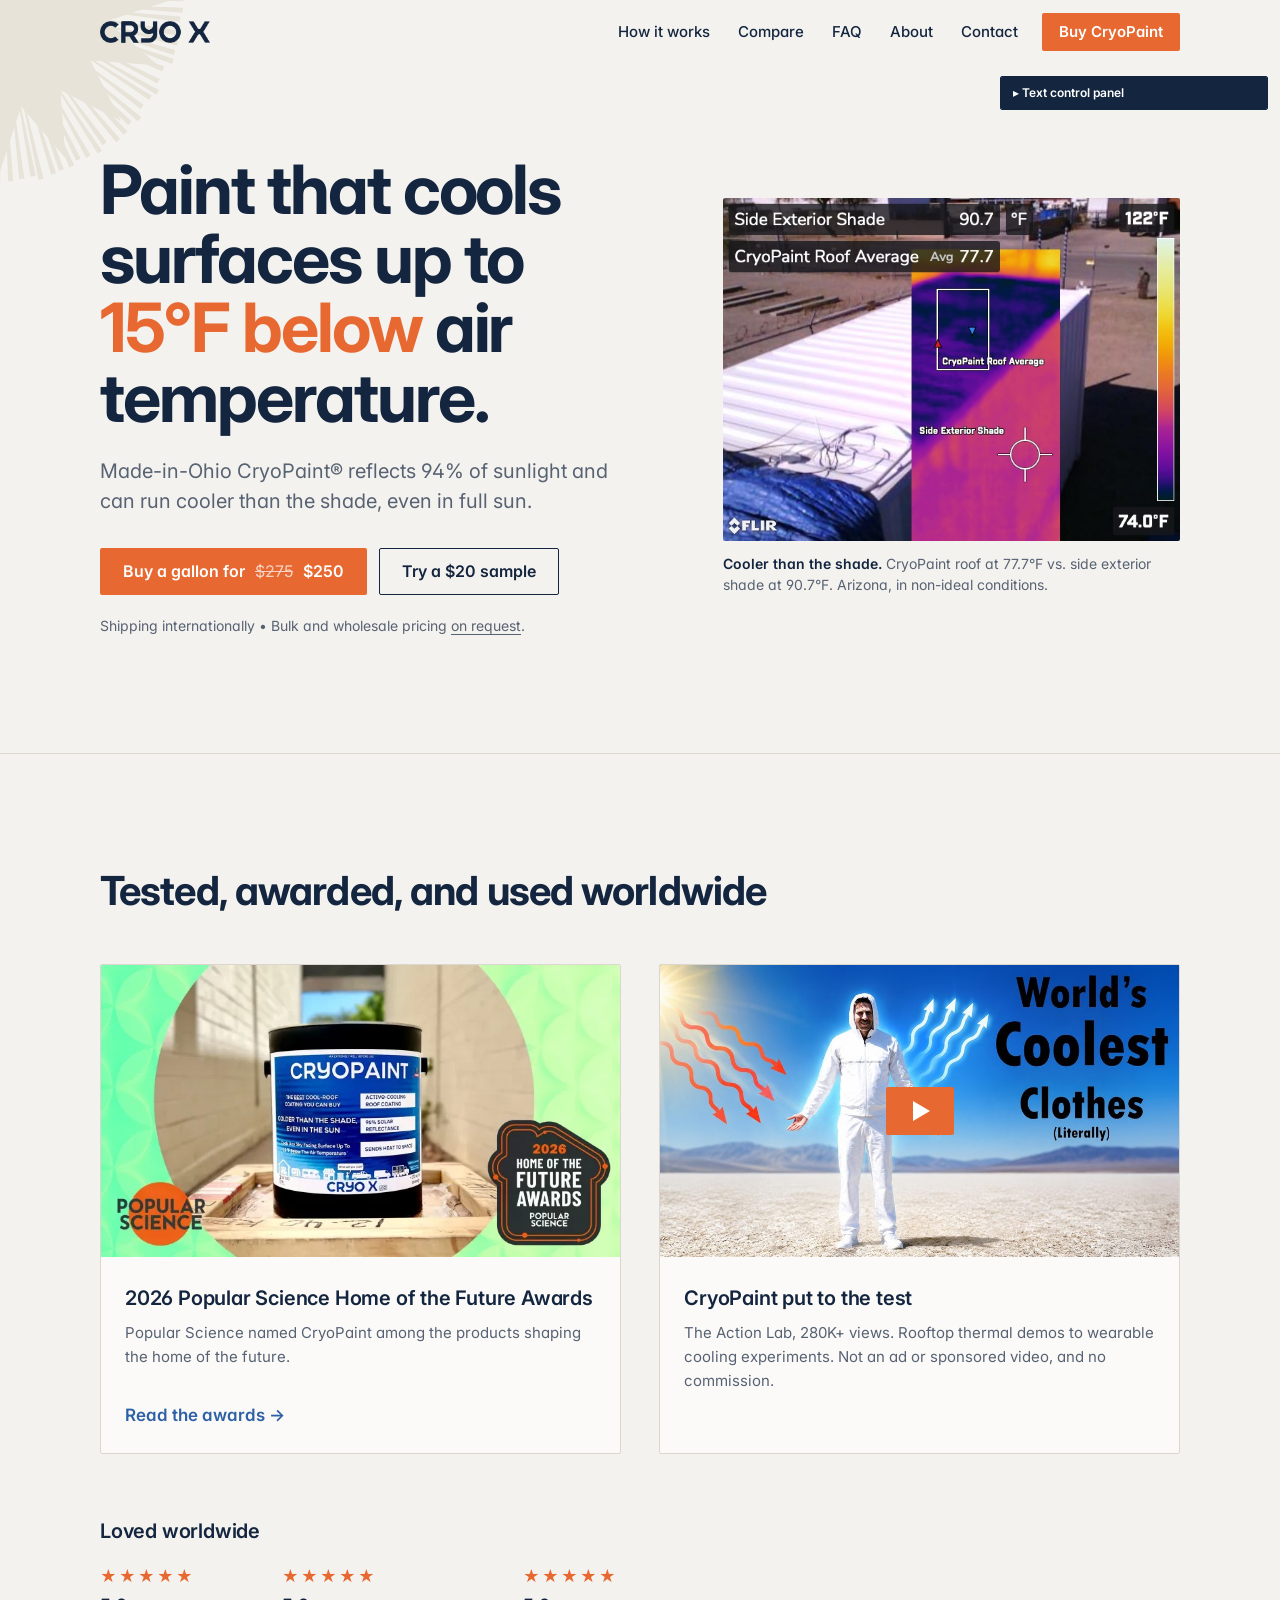
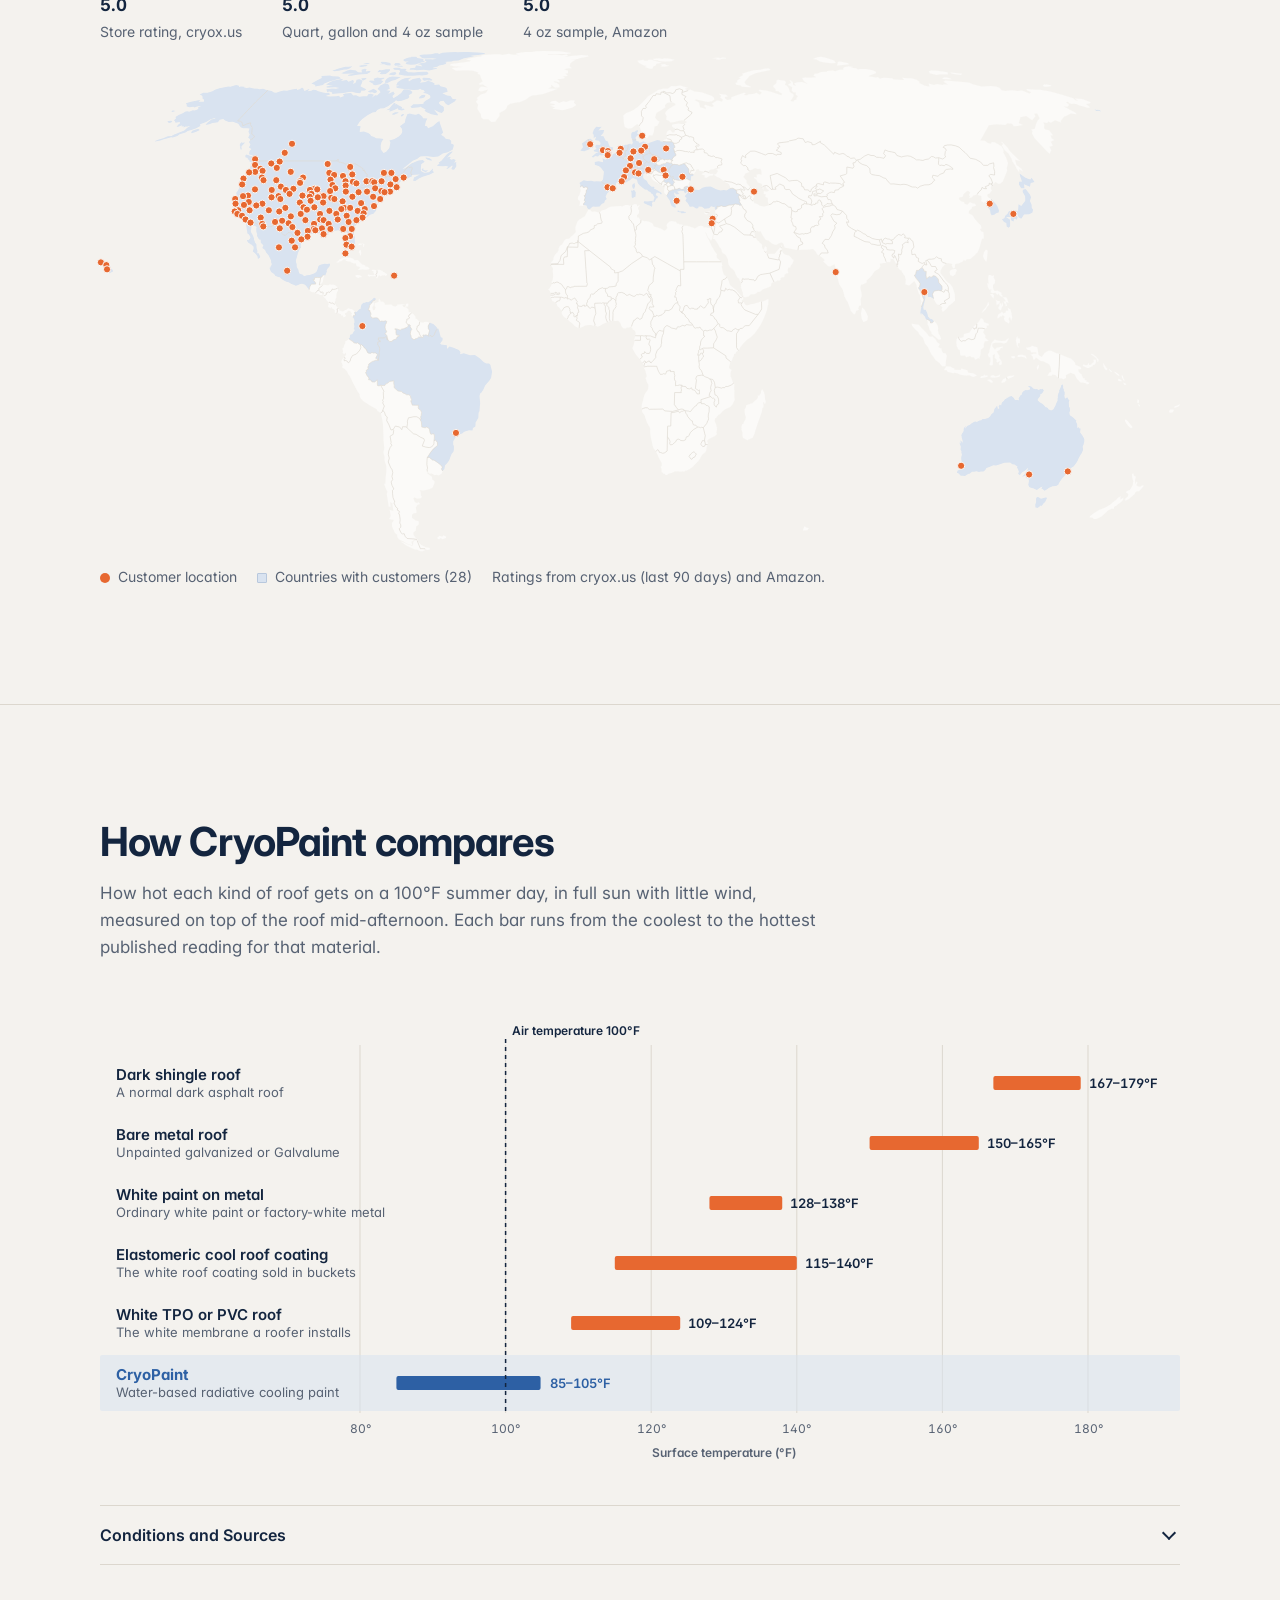
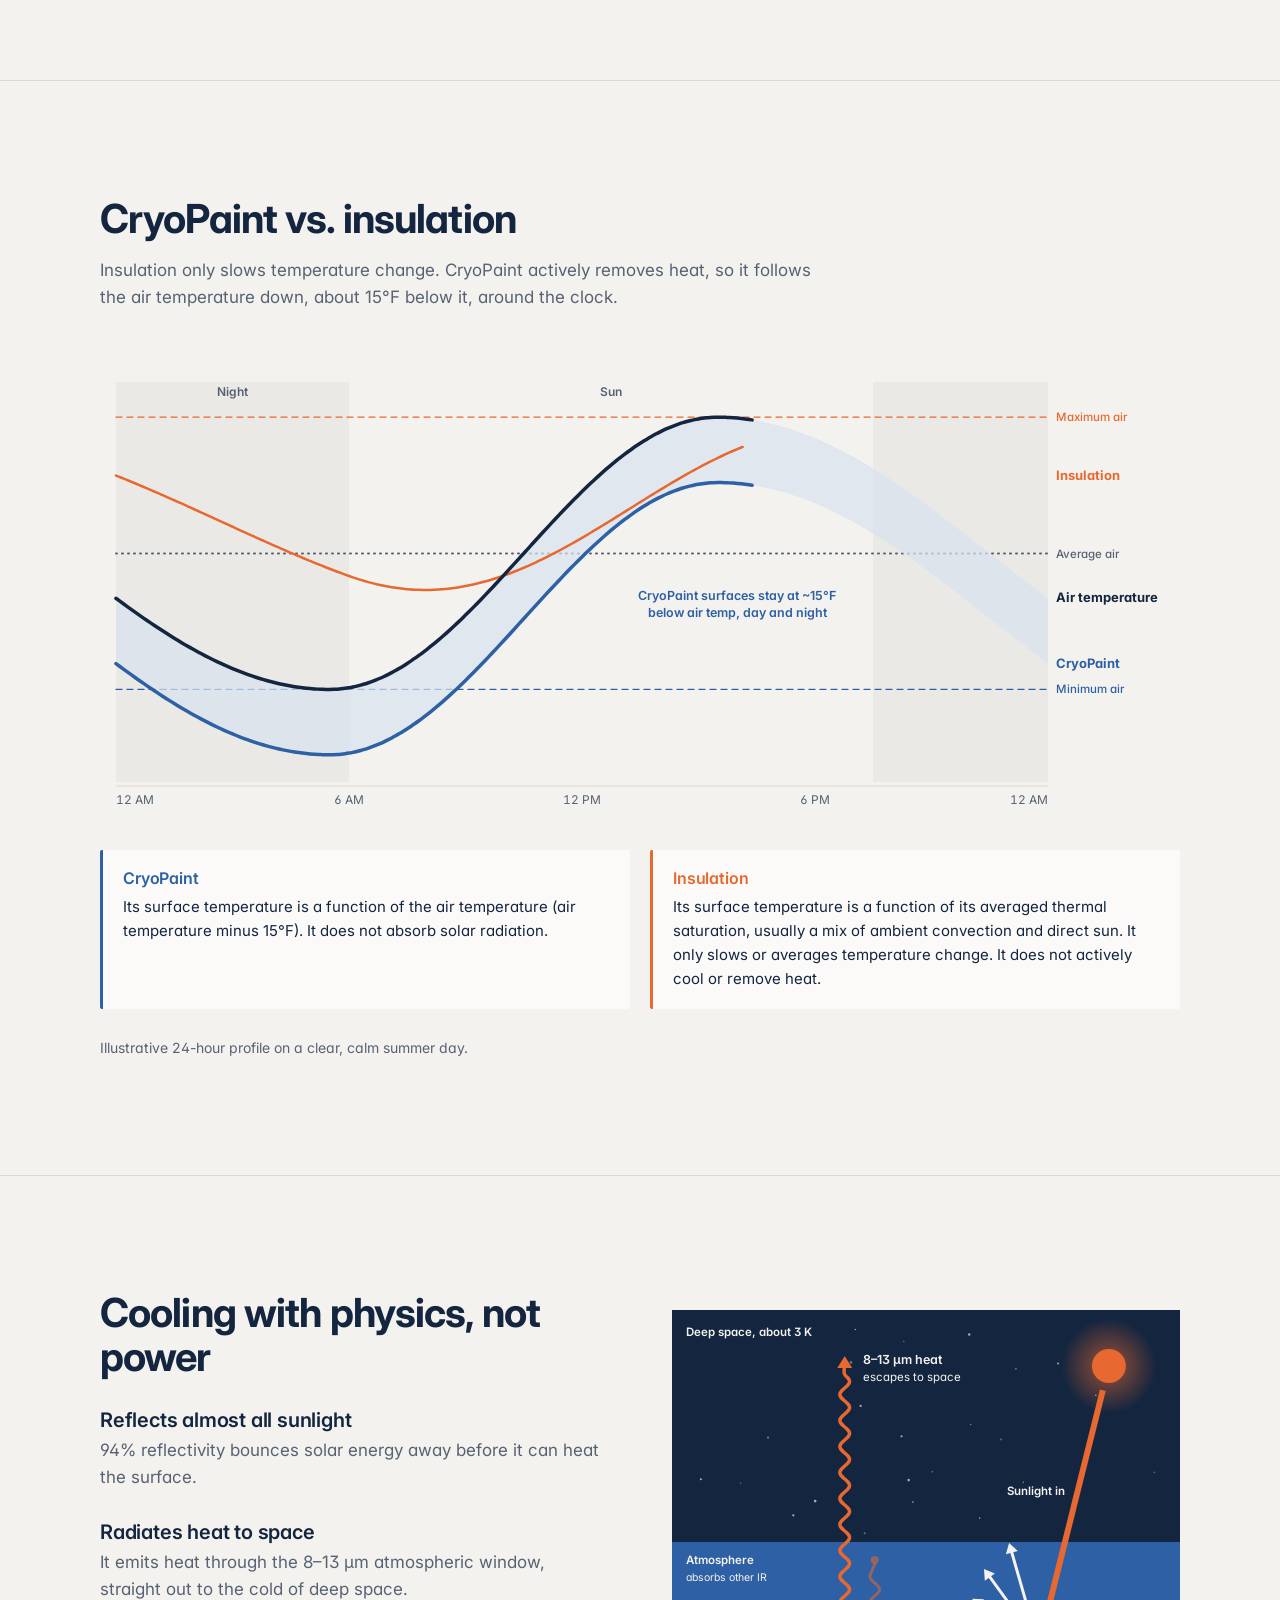
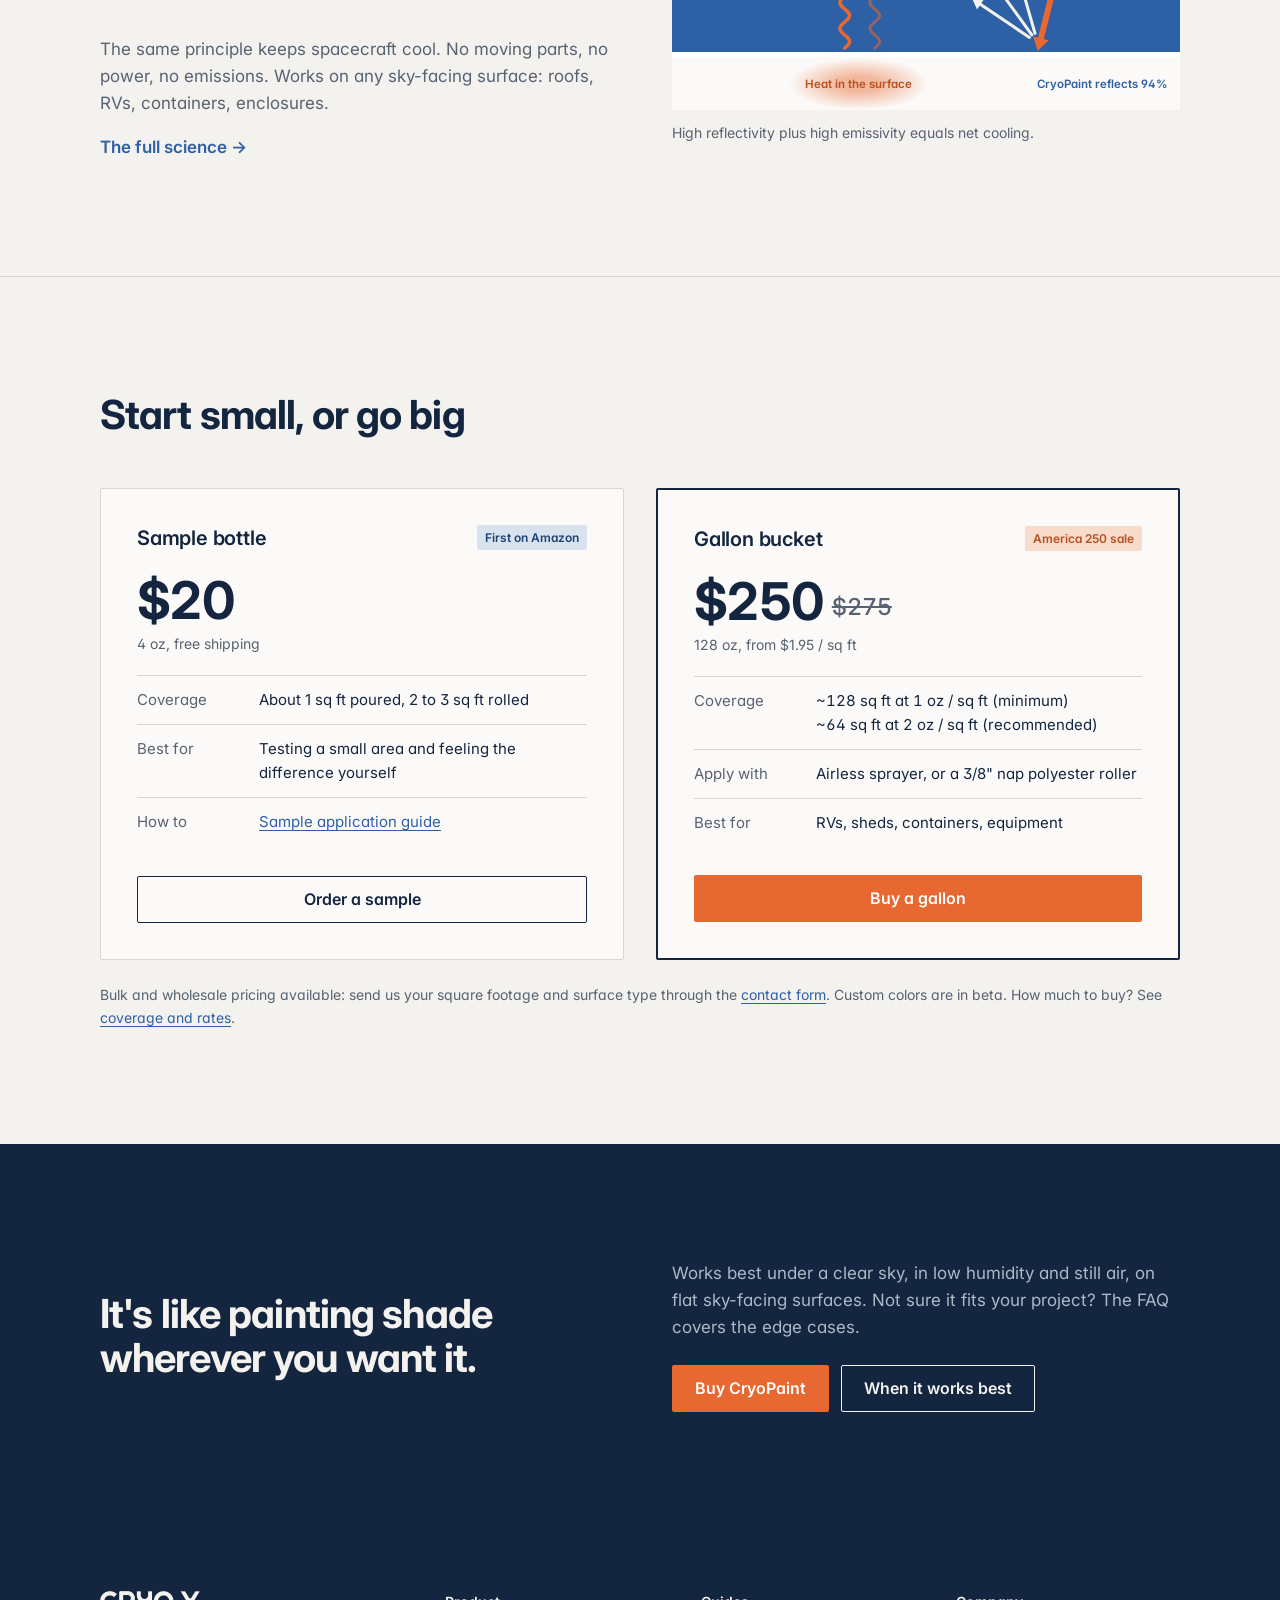
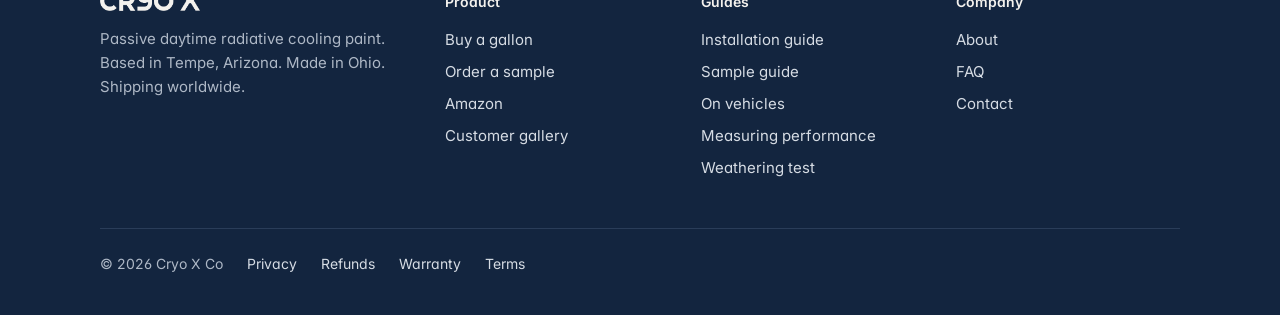
<file: docs/index.html>
<!doctype html>
<html lang="en">
<head>
<meta charset="utf-8">
<meta name="viewport" content="width=device-width, initial-scale=1, viewport-fit=cover">
<title>CryoPaint: Radiative Cooling Paint | Cryo X Co</title>
<meta name="description" content="CryoPaint passive radiative cooling paint cools surfaces up to 15°F below the air temperature with 94% solar reflectivity. Headquartered in Arizona.">
<meta name="theme-color" content="#F4F2EE">
<meta name="robots" content="noindex, nofollow">
<link rel="canonical" href="https://cryox.co/">
<link rel="preconnect" href="https://fonts.googleapis.com">
<link rel="preconnect" href="https://fonts.gstatic.com" crossorigin>
<link href="https://fonts.googleapis.com/css2?family=Inter:wght@400;500;600;700&display=swap" rel="stylesheet">
<link rel="stylesheet" href="css/site.css?v=1793225307">
</head>
<body>
<div class="bg-sun" aria-hidden="true"><img src="img/sun.svg?v=1793225307" alt=""></div>
<header class="site-head">
  <div class="wrap">
    <a class="brand" href="index.html" aria-label="Cryo X Co home"><img src="img/logo-ink.png" alt="Cryo X Co" width="110" height="22"></a>
    <nav class="nav" aria-label="Main">
      <a href="index.html#how">How it works</a>
      <a href="index.html#compare">Compare</a>
      <a href="faq.html">FAQ</a>
      <a href="about.html">About</a>
      <a href="https://cryox.co/contact">Contact</a>
    </nav>
    <a class="btn btn-primary btn-sm" href="https://www.cryox.us/products/cryopaint-gallon?utm_source=cryox.co&amp;utm_medium=referral&amp;utm_campaign=buy_button">Buy CryoPaint</a>
    <button class="menu-btn" aria-label="Menu" aria-expanded="false">
      <svg width="18" height="14" viewBox="0 0 18 14" aria-hidden="true"><path d="M0 1h18M0 7h18M0 13h18" stroke="currentColor" stroke-width="2"/></svg>
    </button>
  </div>
</header>
<main>
<section class="hero">
  <div class="wrap grid-2">
    <div>
      <h1 class="display">Paint that cools surfaces up to <span class="hl">15°F below</span> air temperature.</h1>
      <p class="lede">Made-in-Ohio CryoPaint® reflects 94% of sunlight and can run cooler than the shade, even in full sun.</p>
      <div class="btn-row">
        <a class="btn btn-primary" href="https://www.cryox.us/products/cryopaint-gallon?utm_source=cryox.co&amp;utm_medium=referral&amp;utm_campaign=buy_button">Buy a gallon for <s>$275</s> $250</a>
        <a class="btn btn-ghost" href="https://www.cryox.us/products/cryopaint-sample?utm_source=cryox.co&amp;utm_medium=referral&amp;utm_campaign=sample_button">Try a $20 sample</a>
      </div>
      <p class="hero-meta">Shipping internationally • Bulk and wholesale pricing <a href="https://cryox.co/contact">on request</a>.</p>
    </div>
    <figure class="photo">
      <img src="img/thermal-shade.jpg" width="640" height="480" alt="Thermal image: CryoPaint-coated roof at 77.7°F next to exterior shade at 90.7°F">
      <figcaption><strong>Cooler than the shade.</strong> CryoPaint roof at 77.7°F vs. side exterior shade at 90.7°F. Arizona, in non-ideal conditions.</figcaption>
    </figure>
  </div>
</section>

<section id="proof">
  <div class="wrap">
    <div class="sec-head">
      <h2>Tested, awarded, and used worldwide</h2>
    </div>
    <div class="proof">
      <article class="card">
        <a href="https://www.popsci.com/gear/home-of-the-future-awards-2026/"><img src="img/popsci.webp" width="768" height="432" alt="Winner of the 2026 Popular Science Home of the Future Awards" loading="lazy"></a>
        <div class="card-body">
          <h3>2026 Popular Science Home of the Future Awards</h3>
          <p>Popular Science named CryoPaint among the products shaping the home of the future.</p>
          <a class="text-link" href="https://www.popsci.com/gear/home-of-the-future-awards-2026/">Read the awards</a>
        </div>
      </article>
      <article class="card">
        <button class="video" data-yt="FnKNOPlR2Yo" aria-label="Play: The Action Lab puts CryoPaint to the test">
          <img src="img/actionlab.jpg" width="960" height="540" alt="" loading="lazy">
          <span class="play" aria-hidden="true"></span>
        </button>
        <div class="card-body">
          <h3>CryoPaint put to the test</h3>
          <p>The Action Lab, 280K+ views. Rooftop thermal demos to wearable cooling experiments. Not an ad or sponsored video, and no commission.</p>
        </div>
      </article>
    </div>

    <div class="map-wrap">
      <h3>Loved worldwide</h3>
      <div class="ratings">
        <div class="rating"><span class="stars" aria-hidden="true">★★★★★</span><span class="score">5.0</span><span class="what">Store rating, cryox.us</span></div>
        <div class="rating"><span class="stars" aria-hidden="true">★★★★★</span><span class="score">5.0</span><span class="what">Quart, gallon and 4 oz sample</span></div>
        <div class="rating"><span class="stars" aria-hidden="true">★★★★★</span><span class="score">5.0</span><span class="what">4 oz sample, Amazon</span></div>
      </div>
      <div id="customer-map" class="chart" data-world="data/countries-110m.json" data-points="data/customers.json"></div>
      <div class="map-legend">
        <span><i></i>Customer location</span>
        <span><i class="sq"></i><span>Countries with customers (<span id="country-count">20+</span>)</span></span>
        <span>Ratings from cryox.us (last 90 days) and Amazon.</span>
      </div>
    </div>
  </div>
</section>

<section id="compare">
  <div class="wrap">
    <div class="sec-head">
      <h2>How CryoPaint compares</h2>
      <p>How hot each kind of roof gets on a 100°F summer day, in full sun with little wind, measured on top of the roof mid-afternoon. Each bar runs from the coolest to the hottest published reading for that material.</p>
    </div>
    <div id="compare-chart" class="chart"></div>
    <details class="sources">
      <summary>Conditions and Sources</summary>
      <div class="details-body">
        <div class="chart-notes">
          <p><strong>Test conditions.</strong> A 100°F day, clear sky, light wind, mid-afternoon, measured on the top surface of the roof in direct sun. No indoor, attic, under-deck or shaded readings.</p>
          <p><strong>Method.</strong> Peak surface temperatures from published field measurements, adjusted to a common 100°F day using the air temperature each study recorded. Bare metal is quoted directly from the EPA. Every figure is cited below.</p>
        </div>
        <div class="source-item">
          <h4>Dark shingle roof, 167–179°F</h4>
          <ul>
            <li>171.3°F with air at 104°F. Black EPDM membrane, Long Island City NY, July 2011. Gaffin et al., <em>Environmental Research Letters</em> 7:014029 (2012), Table 3.</li>
            <li>164.1°F with daily max air 85 to 95°F. Asphalt shingle panel, August 2000. Kriner, Miller &amp; Desjarlais, Oak Ridge National Laboratory, Buildings VIII, Table 2.</li>
            <li>Corroboration: EPA, <em>Reducing Urban Heat Islands</em>, Ch. 4 (draft): black asphalt roofs reach 165 to 185°F at summer midday.</li>
          </ul>
        </div>
        <div class="source-item">
          <h4>Bare metal roof, 150–165°F</h4>
          <ul>
            <li>Quoted directly from EPA, <em>Reducing Urban Heat Islands</em>, Ch. 4 (draft).</li>
            <li>Also measured: ORNL Buildings VIII, Table A-1: unpainted galvanized steel peaked at 156.0°F, 55% Al-Zn at 147.8°F (no air temperature published, so not used to set the bar).</li>
          </ul>
        </div>
        <div class="source-item">
          <h4>White paint on metal, 128–138°F</h4>
          <ul>
            <li>123.0°F with daily max air 85 to 95°F. White PVDF painted galvanized steel, weathered reflectance 0.610. ORNL Buildings VIII, Table 2.</li>
            <li>Reflectance basis: 0.55 to 0.70 for white painted metal. <em>A Practical Guide to Cool Roofs and Cool Pavements</em>, Global Cool Cities Alliance, 2012.</li>
          </ul>
        </div>
        <div class="source-item">
          <h4>Elastomeric cool roof coating, 115–140°F</h4>
          <ul>
            <li>120°F with outdoor air peaking just under 105°F. Davis CA, July 1997. Akbari, Gartland &amp; Konopacki, LBNL, ACEEE Summer Study 1998.</li>
            <li>135°F with outdoor air about 95°F. San Jose CA, August 1997. Same study.</li>
            <li>127.6°F with air at 104°F. White acrylic elastomeric, MoMA Queens NY, July 2011. Gaffin et al. (2012).</li>
          </ul>
        </div>
        <div class="source-item">
          <h4>White TPO or PVC roof, 109–124°F</h4>
          <ul>
            <li>106.1°F with max outdoor air about 97°F. New white thermoplastic membrane, August 1998. Roodvoets, Miller &amp; Desjarlais, ORNL and Cool Roof Rating Council, Table 1.</li>
            <li>127.6°F with air at 104°F. White TPO sample, Queens Botanical Garden NY, July 2011. Gaffin et al. (2012).</li>
            <li>After three years of weathering the same membrane read 140.2°F (no air temperature published, so not used to set the bar).</li>
          </ul>
        </div>
        <div class="source-item">
          <h4>CryoPaint, 85–105°F</h4>
          <ul>
            <li>Rated 0 to 15°F below air temperature on sky-facing surfaces in direct sun, with 94% solar reflectance and 90% 8–13 µm emissivity. The top of the range is the worst case, a few degrees above air. Wind, humidity and tilt beyond 30 degrees reduce the margin.</li>
            <li>This is a Cryo X Co product specification, not a third-party field measurement, and is the only bar not drawn from published literature.</li>
          </ul>
        </div>
      </div>
    </details>
  </div>
</section>

<section id="insulation">
  <div class="wrap">
    <div class="sec-head">
      <h2>CryoPaint vs. insulation</h2>
      <p>Insulation only slows temperature change. CryoPaint actively removes heat, so it follows the air temperature down, about 15°F below it, around the clock.</p>
    </div>
    <div class="legend" id="insulation-legend" hidden>
      <span><i style="background:var(--ink)"></i>Air temperature</span>
      <span><i style="background:var(--orange)"></i>Insulation</span>
      <span><i style="background:var(--blue)"></i>CryoPaint</span>
    </div>
    <div id="insulation-chart" class="chart"></div>
    <div class="callouts">
      <div class="callout">
        <h3 class="hl-blue">CryoPaint</h3>
        <p>Its surface temperature is a function of the air temperature (air temperature minus 15°F). It does not absorb solar radiation.</p>
      </div>
      <div class="callout orange">
        <h3 class="hl">Insulation</h3>
        <p>Its surface temperature is a function of its averaged thermal saturation, usually a mix of ambient convection and direct sun. It only slows or averages temperature change. It does not actively cool or remove heat.</p>
      </div>
    </div>
    <p class="footnote">Illustrative 24-hour profile on a clear, calm summer day.</p>
  </div>
</section>

<section id="how">
  <div class="wrap grid-2">
    <div>
      <h2>Cooling with physics, not power</h2>
      <div class="points">
        <div class="point">
          <div><h3>Reflects almost all sunlight</h3><p>94% reflectivity bounces solar energy away before it can heat the surface.</p></div>
        </div>
        <div class="point">
          <div><h3>Radiates heat to space</h3><p>It emits heat through the 8–13 µm atmospheric window, straight out to the cold of deep space.</p></div>
        </div>
      </div>
      <p class="muted">The same principle keeps spacecraft cool. No moving parts, no power, no emissions. Works on any sky-facing surface: roofs, RVs, containers, enclosures.</p>
      <p><a class="text-link" href="https://cryox.co/how-it-works">The full science</a></p>
    </div>
    <figure>
      <div id="how-diagram" class="chart"></div>
      <figcaption>High reflectivity plus high emissivity equals net cooling.</figcaption>
    </figure>
  </div>
</section>

<section id="buy">
  <div class="wrap">
    <div class="sec-head">
      <h2>Start small, or go big</h2>
    </div>
    <div class="prices">
      <div class="price-card">
        <div class="top"><h3>Sample bottle</h3><span class="tag blue">First on Amazon</span></div>
        <div class="price">$20</div>
        <div class="unit">4 oz, free shipping</div>
        <ul class="spec">
          <li><span>Coverage</span><span>About 1 sq ft poured, 2 to 3 sq ft rolled</span></li>
          <li><span>Best for</span><span>Testing a small area and feeling the difference yourself</span></li>
          <li><span>How to</span><span><a href="https://cryox.co/sample-guide">Sample application guide</a></span></li>
        </ul>
        <a class="btn btn-ghost" href="https://www.cryox.us/products/cryopaint-sample?utm_source=cryox.co&amp;utm_medium=referral&amp;utm_campaign=sample_button">Order a sample</a>
      </div>
      <div class="price-card featured">
        <div class="top"><h3>Gallon bucket</h3><span class="tag">America 250 sale</span></div>
        <div class="price">$250<s>$275</s></div>
        <div class="unit">128 oz, from $1.95 / sq ft</div>
        <ul class="spec">
          <li><span>Coverage</span><span class="num">~128 sq ft at 1 oz / sq ft (minimum)<br>~64 sq ft at 2 oz / sq ft (recommended)</span></li>
          <li><span>Apply with</span><span>Airless sprayer, or a 3/8" nap polyester roller</span></li>
          <li><span>Best for</span><span>RVs, sheds, containers, equipment</span></li>
        </ul>
        <a class="btn btn-primary" href="https://www.cryox.us/products/cryopaint-gallon?utm_source=cryox.co&amp;utm_medium=referral&amp;utm_campaign=buy_button">Buy a gallon</a>
      </div>
    </div>
    <p class="price-note">Bulk and wholesale pricing available: send us your square footage and surface type through the <a href="https://cryox.co/contact">contact form</a>. Custom colors are in beta. How much to buy? See <a href="faq.html#application">coverage and rates</a>.</p>
  </div>
</section>

<section class="band-ink">
  <div class="wrap grid-2">
    <div>
      <h2>It's like painting shade wherever you want it.</h2>
    </div>
    <div>
      <p class="muted" style="margin-bottom:24px">Works best under a clear sky, in low humidity and still air, on flat sky-facing surfaces. Not sure it fits your project? The FAQ covers the edge cases.</p>
      <div class="btn-row">
        <a class="btn btn-primary" href="https://www.cryox.us/products/cryopaint-gallon?utm_source=cryox.co&amp;utm_medium=referral&amp;utm_campaign=buy_button">Buy CryoPaint</a>
        <a class="btn btn-ghost" href="faq.html#conditions">When it works best</a>
      </div>
    </div>
  </div>
</section>
</main>
<footer class="site-foot">
  <div class="wrap">
    <div class="cols">
      <div>
        <a class="brand" href="index.html"><img src="img/logo-light.png" alt="Cryo X Co" width="100" height="20"></a>
        <p>Passive daytime radiative cooling paint. Based in Tempe, Arizona. Made in Ohio. Shipping worldwide.</p>
      </div>
      <div>
        <h4>Product</h4>
        <ul>
          <li><a href="https://www.cryox.us/products/cryopaint-gallon?utm_source=cryox.co&amp;utm_medium=referral&amp;utm_campaign=buy_button">Buy a gallon</a></li>
          <li><a href="https://www.cryox.us/products/cryopaint-sample?utm_source=cryox.co&amp;utm_medium=referral&amp;utm_campaign=sample_button">Order a sample</a></li>
          <li><a href="https://www.amazon.com/dp/B0H5G1BRLW">Amazon</a></li>
          <li><a href="https://cryox.co/applications">Customer gallery</a></li>
        </ul>
      </div>
      <div>
        <h4>Guides</h4>
        <ul>
          <li><a href="https://cryox.co/gallon-guide">Installation guide</a></li>
          <li><a href="https://cryox.co/sample-guide">Sample guide</a></li>
          <li><a href="https://cryox.co/vehicles">On vehicles</a></li>
          <li><a href="https://cryox.co/measuring-performance">Measuring performance</a></li>
          <li><a href="https://cryox.co/weathering">Weathering test</a></li>
        </ul>
      </div>
      <div>
        <h4>Company</h4>
        <ul>
          <li><a href="about.html">About</a></li>
          <li><a href="faq.html">FAQ</a></li>
          <li><a href="https://cryox.co/contact">Contact</a></li>
        </ul>
      </div>
    </div>
    <div class="legal">
      <span>&copy; 2026 Cryo X Co</span>
      <a href="https://cryox.co/privacy-policy">Privacy</a>
      <a href="https://cryox.co/refund-policy">Refunds</a>
      <a href="https://cryox.co/warranty">Warranty</a>
      <a href="https://cryox.co/terms-of-service">Terms</a>
    </div>
  </div>
</footer>
<script src="vendor/d3.min.js"></script>
<script src="vendor/topojson-client.min.js"></script>
<script src="js/site.js?v=1793225307"></script>
<script src="js/panel.js?v=1793225307"></script>
</body>
</html>
</file>
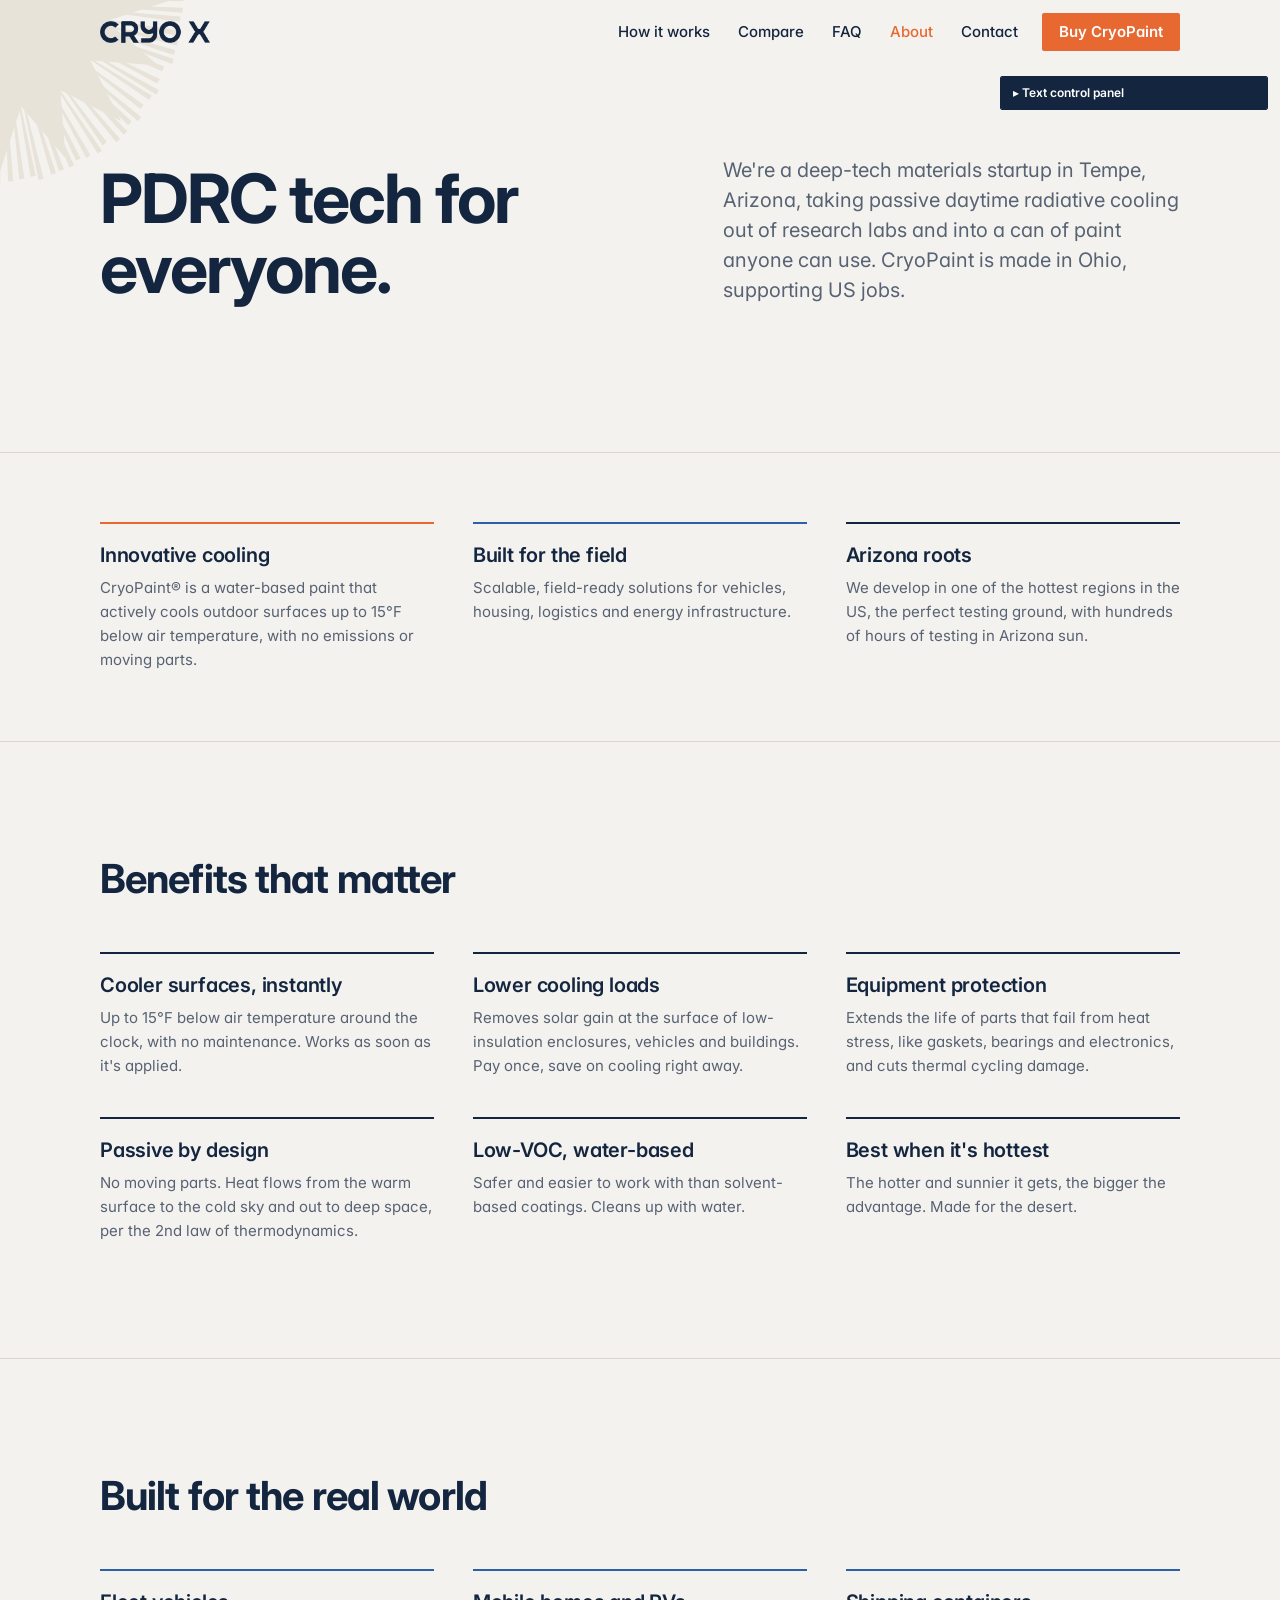
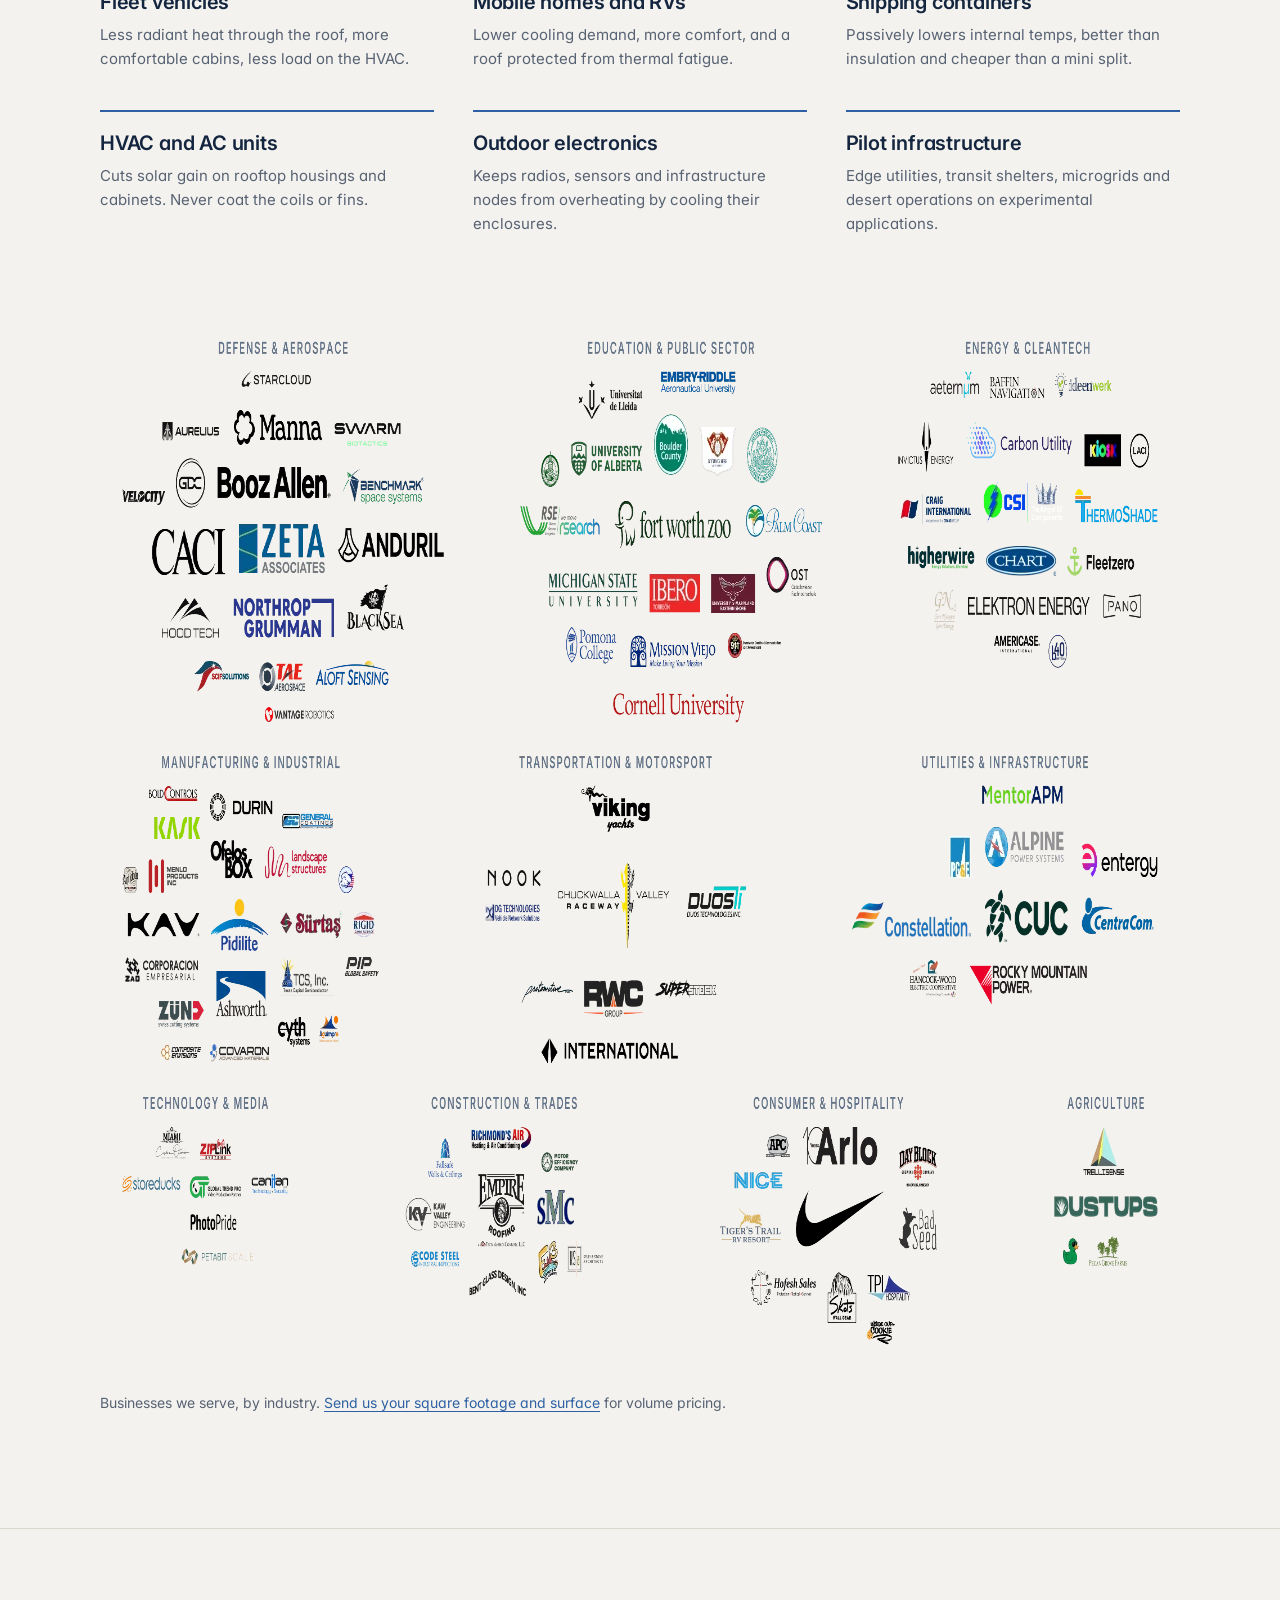
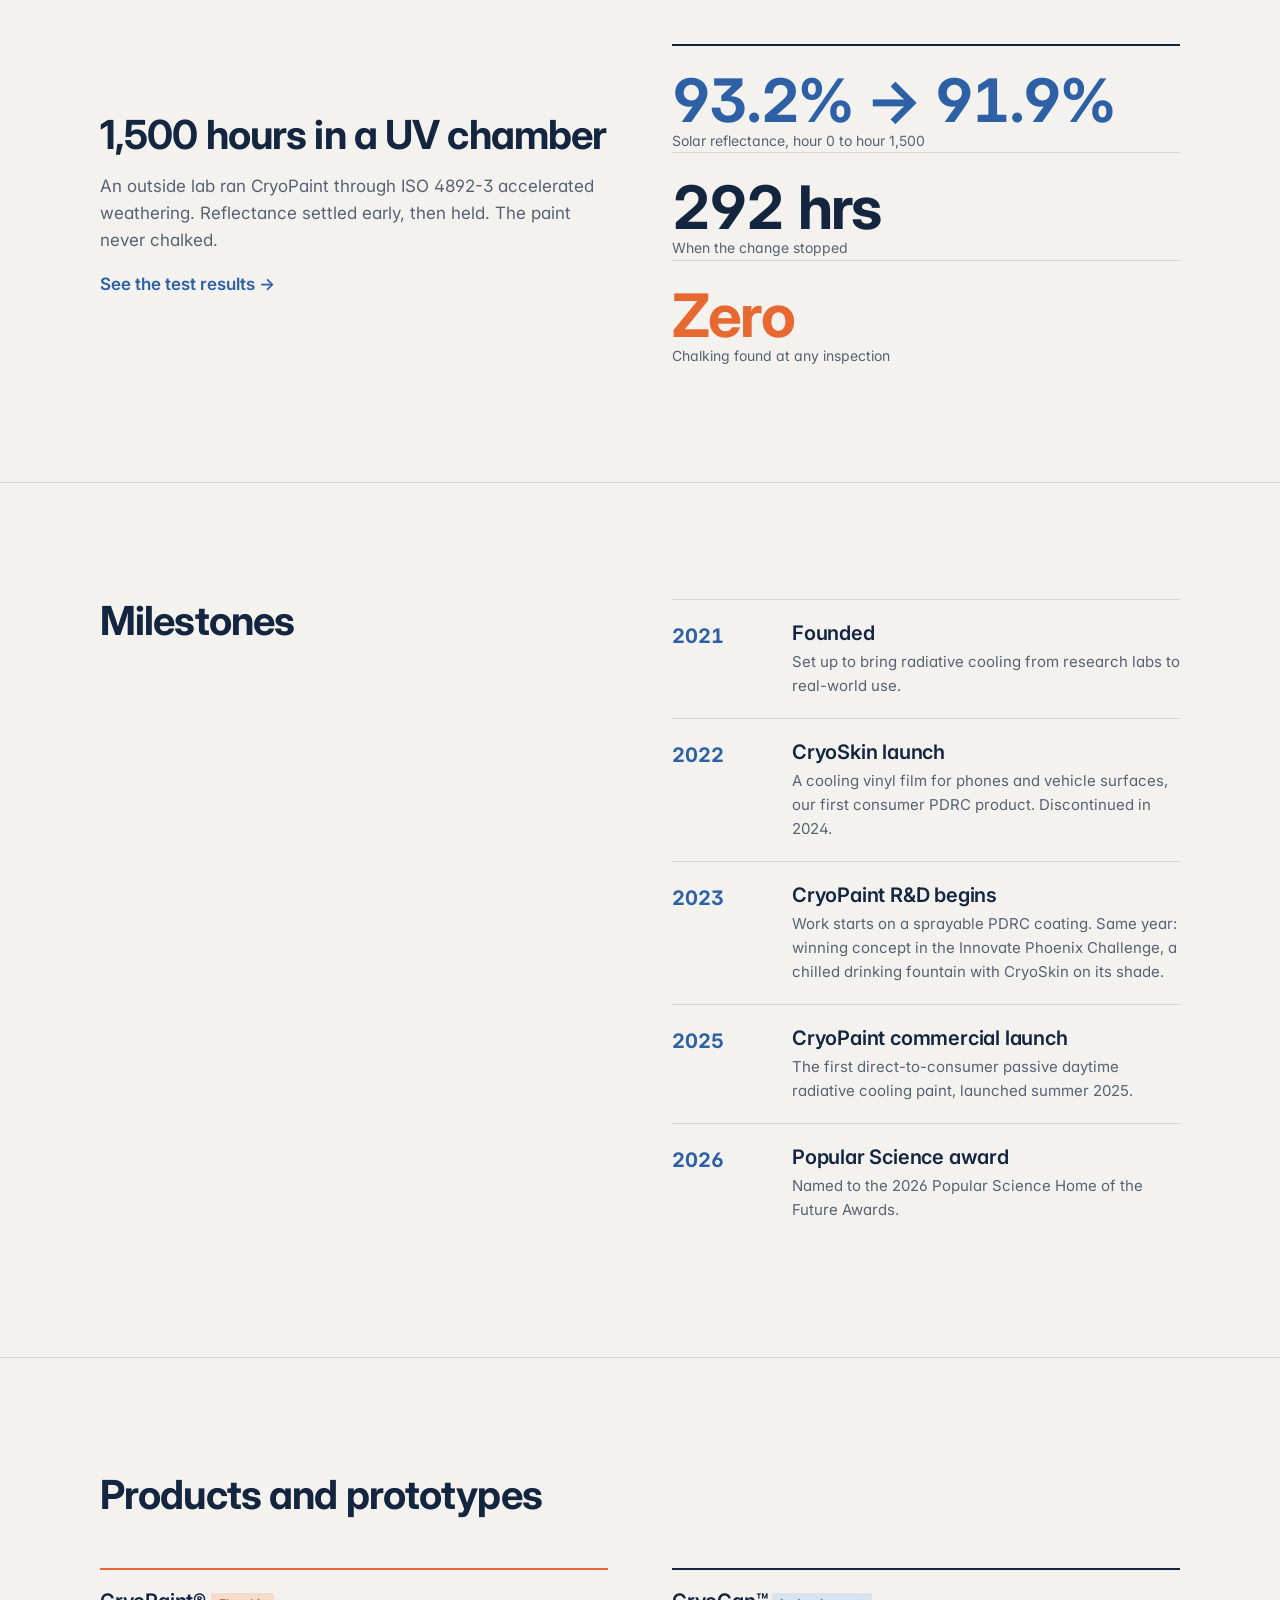
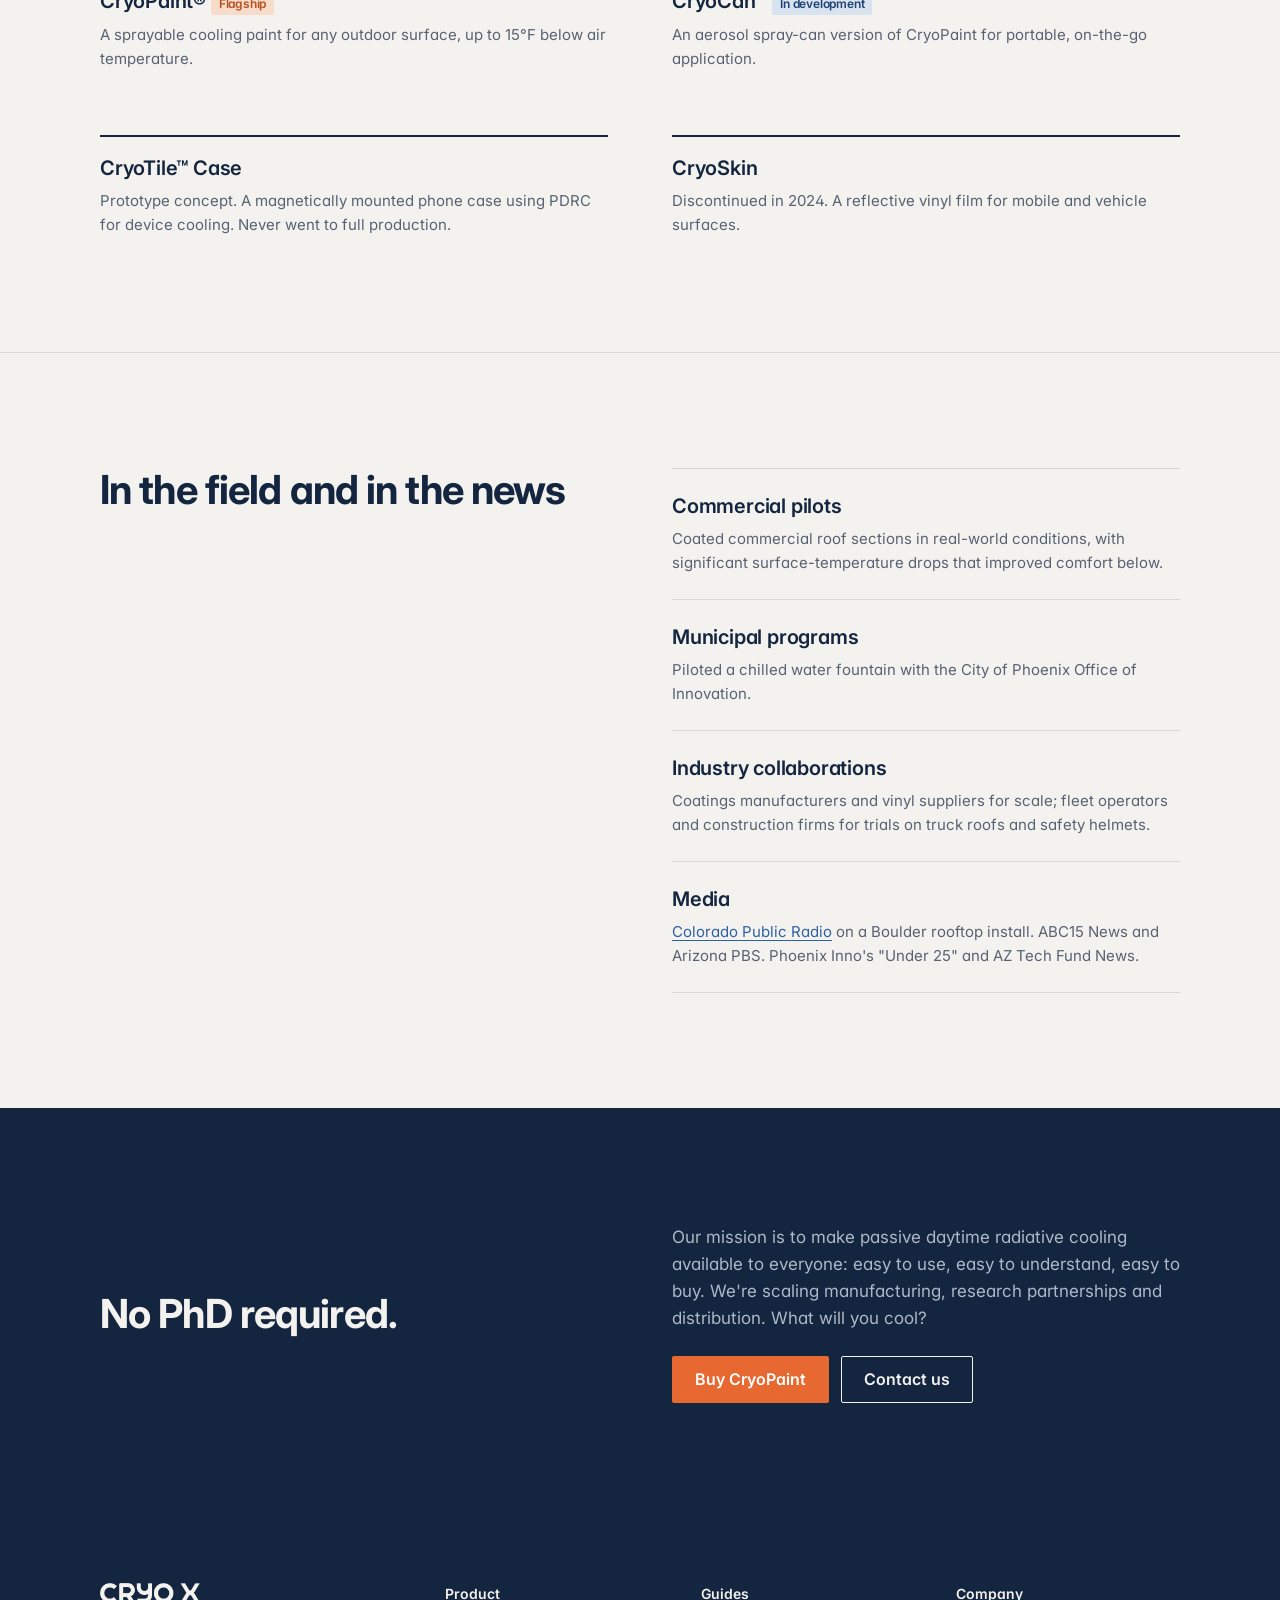
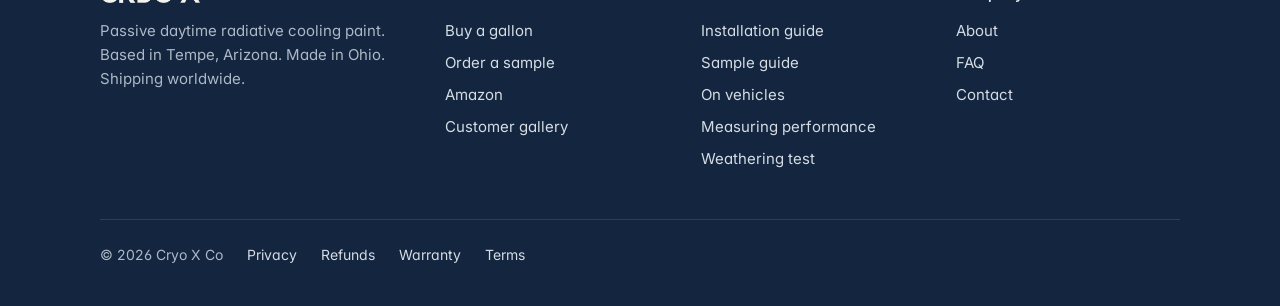
<file: docs/about.html>
<!doctype html>
<html lang="en">
<head>
<meta charset="utf-8">
<meta name="viewport" content="width=device-width, initial-scale=1, viewport-fit=cover">
<title>About Cryo X Co | CryoPaint</title>
<meta name="description" content="Cryo X Co is a deep-tech materials company in Tempe, Arizona, making passive daytime radiative cooling (PDRC) paint for everyone.">
<meta name="theme-color" content="#F4F2EE">
<meta name="robots" content="noindex, nofollow">
<link rel="canonical" href="https://cryox.co/about">
<link rel="preconnect" href="https://fonts.googleapis.com">
<link rel="preconnect" href="https://fonts.gstatic.com" crossorigin>
<link href="https://fonts.googleapis.com/css2?family=Inter:wght@400;500;600;700&display=swap" rel="stylesheet">
<link rel="stylesheet" href="css/site.css?v=1793225307">
</head>
<body>
<div class="bg-sun" aria-hidden="true"><img src="img/sun.svg?v=1793225307" alt=""></div>
<header class="site-head">
  <div class="wrap">
    <a class="brand" href="index.html" aria-label="Cryo X Co home"><img src="img/logo-ink.png" alt="Cryo X Co" width="110" height="22"></a>
    <nav class="nav" aria-label="Main">
      <a href="index.html#how">How it works</a>
      <a href="index.html#compare">Compare</a>
      <a href="faq.html">FAQ</a>
      <a href="about.html" aria-current="page">About</a>
      <a href="https://cryox.co/contact">Contact</a>
    </nav>
    <a class="btn btn-primary btn-sm" href="https://www.cryox.us/products/cryopaint-gallon?utm_source=cryox.co&amp;utm_medium=referral&amp;utm_campaign=buy_button">Buy CryoPaint</a>
    <button class="menu-btn" aria-label="Menu" aria-expanded="false">
      <svg width="18" height="14" viewBox="0 0 18 14" aria-hidden="true"><path d="M0 1h18M0 7h18M0 13h18" stroke="currentColor" stroke-width="2"/></svg>
    </button>
  </div>
</header>
<main>
<section class="hero">
  <div class="wrap grid-2">
    <div>
      <h1 class="display">PDRC tech for everyone.</h1>
    </div>
    <div>
      <p class="lede">We're a deep-tech materials startup in Tempe, Arizona, taking passive daytime radiative cooling out of research labs and into a can of paint anyone can use. CryoPaint is made in Ohio, supporting US jobs.</p>
    </div>
  </div>
</section>

<section class="tight">
  <div class="wrap">
    <div class="grid-3">
      <div class="feature orange">
        <h3>Innovative cooling</h3>
        <p>CryoPaint® is a water-based paint that actively cools outdoor surfaces up to 15°F below air temperature, with no emissions or moving parts.</p>
      </div>
      <div class="feature blue">
        <h3>Built for the field</h3>
        <p>Scalable, field-ready solutions for vehicles, housing, logistics and energy infrastructure.</p>
      </div>
      <div class="feature">
        <h3>Arizona roots</h3>
        <p>We develop in one of the hottest regions in the US, the perfect testing ground, with hundreds of hours of testing in Arizona sun.</p>
      </div>
    </div>
  </div>
</section>

<section>
  <div class="wrap">
    <div class="sec-head">
      <h2>Benefits that matter</h2>
    </div>
    <div class="grid-3">
      <div class="feature"><h3>Cooler surfaces, instantly</h3><p>Up to 15°F below air temperature around the clock, with no maintenance. Works as soon as it's applied.</p></div>
      <div class="feature"><h3>Lower cooling loads</h3><p>Removes solar gain at the surface of low-insulation enclosures, vehicles and buildings. Pay once, save on cooling right away.</p></div>
      <div class="feature"><h3>Equipment protection</h3><p>Extends the life of parts that fail from heat stress, like gaskets, bearings and electronics, and cuts thermal cycling damage.</p></div>
      <div class="feature"><h3>Passive by design</h3><p>No moving parts. Heat flows from the warm surface to the cold sky and out to deep space, per the 2nd law of thermodynamics.</p></div>
      <div class="feature"><h3>Low-VOC, water-based</h3><p>Safer and easier to work with than solvent-based coatings. Cleans up with water.</p></div>
      <div class="feature"><h3>Best when it's hottest</h3><p>The hotter and sunnier it gets, the bigger the advantage. Made for the desert.</p></div>
    </div>
  </div>
</section>

<section>
  <div class="wrap">
    <div class="sec-head">
      <h2>Built for the real world</h2>
    </div>
    <div class="grid-3">
      <div class="feature blue"><h3>Fleet vehicles</h3><p>Less radiant heat through the roof, more comfortable cabins, less load on the HVAC.</p></div>
      <div class="feature blue"><h3>Mobile homes and RVs</h3><p>Lower cooling demand, more comfort, and a roof protected from thermal fatigue.</p></div>
      <div class="feature blue"><h3>Shipping containers</h3><p>Passively lowers internal temps, better than insulation and cheaper than a mini split.</p></div>
      <div class="feature blue"><h3>HVAC and AC units</h3><p>Cuts solar gain on rooftop housings and cabinets. Never coat the coils or fins.</p></div>
      <div class="feature blue"><h3>Outdoor electronics</h3><p>Keeps radios, sensors and infrastructure nodes from overheating by cooling their enclosures.</p></div>
      <div class="feature blue"><h3>Pilot infrastructure</h3><p>Edge utilities, transit shelters, microgrids and desert operations on experimental applications.</p></div>
    </div>
    <figure style="margin-top:64px">
      <img src="img/industries.webp" width="1920" height="1080" alt="Businesses we serve, by industry: customer and partner logos grouped under Defense and Aerospace, Education and Public Sector, Energy and Cleantech, Manufacturing and Industrial, Transportation and Motorsport, Utilities and Infrastructure, Technology and Media, Construction and Trades, Consumer and Hospitality, and Agriculture." loading="lazy">
      <figcaption>Businesses we serve, by industry. <a href="https://cryox.co/contact">Send us your square footage and surface</a> for volume pricing.</figcaption>
    </figure>
  </div>
</section>

<section>
  <div class="wrap grid-2">
    <div>
      <h2>1,500 hours in a UV chamber</h2>
      <p class="muted" style="margin-top:16px">An outside lab ran CryoPaint through ISO 4892-3 accelerated weathering. Reflectance settled early, then held. The paint never chalked.</p>
      <p><a class="text-link" href="https://cryox.co/weathering">See the test results</a></p>
    </div>
    <div class="stats" style="grid-template-columns:1fr">
      <div class="stat"><div class="big blue num">93.2% → 91.9%</div><p>Solar reflectance, hour 0 to hour 1,500</p></div>
      <div class="stat" style="border-left:0;padding-left:0;border-top:1px solid var(--rule)"><div class="big num">292 hrs</div><p>When the change stopped</p></div>
      <div class="stat" style="border-left:0;padding-left:0;border-top:1px solid var(--rule)"><div class="big orange">Zero</div><p>Chalking found at any inspection</p></div>
    </div>
  </div>
</section>

<section>
  <div class="wrap grid-2" style="align-items:start">
    <div>
      <h2>Milestones</h2>
    </div>
    <ol class="timeline">
      <li><span class="yr">2021</span><div><h3>Founded</h3><p>Set up to bring radiative cooling from research labs to real-world use.</p></div></li>
      <li><span class="yr">2022</span><div><h3>CryoSkin launch</h3><p>A cooling vinyl film for phones and vehicle surfaces, our first consumer PDRC product. Discontinued in 2024.</p></div></li>
      <li><span class="yr">2023</span><div><h3>CryoPaint R&amp;D begins</h3><p>Work starts on a sprayable PDRC coating. Same year: winning concept in the Innovate Phoenix Challenge, a chilled drinking fountain with CryoSkin on its shade.</p></div></li>
      <li><span class="yr">2025</span><div><h3>CryoPaint commercial launch</h3><p>The first direct-to-consumer passive daytime radiative cooling paint, launched summer 2025.</p></div></li>
      <li><span class="yr">2026</span><div><h3>Popular Science award</h3><p>Named to the 2026 Popular Science Home of the Future Awards.</p></div></li>
    </ol>
  </div>
</section>

<section>
  <div class="wrap">
    <div class="sec-head">
      <h2>Products and prototypes</h2>
    </div>
    <div class="grid-2" style="align-items:start">
      <div class="feature orange"><h3>CryoPaint® <span class="tag">Flagship</span></h3><p>A sprayable cooling paint for any outdoor surface, up to 15°F below air temperature.</p></div>
      <div class="feature"><h3>CryoCan™ <span class="tag blue">In development</span></h3><p>An aerosol spray-can version of CryoPaint for portable, on-the-go application.</p></div>
      <div class="feature"><h3>CryoTile™ Case</h3><p>Prototype concept. A magnetically mounted phone case using PDRC for device cooling. Never went to full production.</p></div>
      <div class="feature"><h3>CryoSkin</h3><p>Discontinued in 2024. A reflective vinyl film for mobile and vehicle surfaces.</p></div>
    </div>
  </div>
</section>

<section>
  <div class="wrap grid-2" style="align-items:start">
    <div>
      <h2>In the field and in the news</h2>
    </div>
    <div>
      <div class="cond" style="grid-template-columns:1fr"><div><h3>Commercial pilots</h3><p>Coated commercial roof sections in real-world conditions, with significant surface-temperature drops that improved comfort below.</p></div></div>
      <div class="cond" style="grid-template-columns:1fr"><div><h3>Municipal programs</h3><p>Piloted a chilled water fountain with the City of Phoenix Office of Innovation.</p></div></div>
      <div class="cond" style="grid-template-columns:1fr"><div><h3>Industry collaborations</h3><p>Coatings manufacturers and vinyl suppliers for scale; fleet operators and construction firms for trials on truck roofs and safety helmets.</p></div></div>
      <div class="cond" style="grid-template-columns:1fr"><div><h3>Media</h3><p><a href="https://www.cpr.org/2026/06/01/climate-paint-boulder-to-combat-summer-heat/">Colorado Public Radio</a> on a Boulder rooftop install. ABC15 News and Arizona PBS. Phoenix Inno's "Under 25" and AZ Tech Fund News.</p></div></div>
    </div>
  </div>
</section>

<section class="band-ink">
  <div class="wrap grid-2">
    <div>
      <h2>No PhD required.</h2>
    </div>
    <div>
      <p class="muted" style="margin-bottom:24px">Our mission is to make passive daytime radiative cooling available to everyone: easy to use, easy to understand, easy to buy. We're scaling manufacturing, research partnerships and distribution. What will you cool?</p>
      <div class="btn-row">
        <a class="btn btn-primary" href="https://www.cryox.us/products/cryopaint-gallon?utm_source=cryox.co&amp;utm_medium=referral&amp;utm_campaign=buy_button">Buy CryoPaint</a>
        <a class="btn btn-ghost" href="https://cryox.co/contact">Contact us</a>
      </div>
    </div>
  </div>
</section>
</main>
<footer class="site-foot">
  <div class="wrap">
    <div class="cols">
      <div>
        <a class="brand" href="index.html"><img src="img/logo-light.png" alt="Cryo X Co" width="100" height="20"></a>
        <p>Passive daytime radiative cooling paint. Based in Tempe, Arizona. Made in Ohio. Shipping worldwide.</p>
      </div>
      <div>
        <h4>Product</h4>
        <ul>
          <li><a href="https://www.cryox.us/products/cryopaint-gallon?utm_source=cryox.co&amp;utm_medium=referral&amp;utm_campaign=buy_button">Buy a gallon</a></li>
          <li><a href="https://www.cryox.us/products/cryopaint-sample?utm_source=cryox.co&amp;utm_medium=referral&amp;utm_campaign=sample_button">Order a sample</a></li>
          <li><a href="https://www.amazon.com/dp/B0H5G1BRLW">Amazon</a></li>
          <li><a href="https://cryox.co/applications">Customer gallery</a></li>
        </ul>
      </div>
      <div>
        <h4>Guides</h4>
        <ul>
          <li><a href="https://cryox.co/gallon-guide">Installation guide</a></li>
          <li><a href="https://cryox.co/sample-guide">Sample guide</a></li>
          <li><a href="https://cryox.co/vehicles">On vehicles</a></li>
          <li><a href="https://cryox.co/measuring-performance">Measuring performance</a></li>
          <li><a href="https://cryox.co/weathering">Weathering test</a></li>
        </ul>
      </div>
      <div>
        <h4>Company</h4>
        <ul>
          <li><a href="about.html">About</a></li>
          <li><a href="faq.html">FAQ</a></li>
          <li><a href="https://cryox.co/contact">Contact</a></li>
        </ul>
      </div>
    </div>
    <div class="legal">
      <span>&copy; 2026 Cryo X Co</span>
      <a href="https://cryox.co/privacy-policy">Privacy</a>
      <a href="https://cryox.co/refund-policy">Refunds</a>
      <a href="https://cryox.co/warranty">Warranty</a>
      <a href="https://cryox.co/terms-of-service">Terms</a>
    </div>
  </div>
</footer>
<script src="vendor/d3.min.js"></script>
<script src="vendor/topojson-client.min.js"></script>
<script src="js/site.js?v=1793225307"></script>
<script src="js/panel.js?v=1793225307"></script>
</body>
</html>
</file>
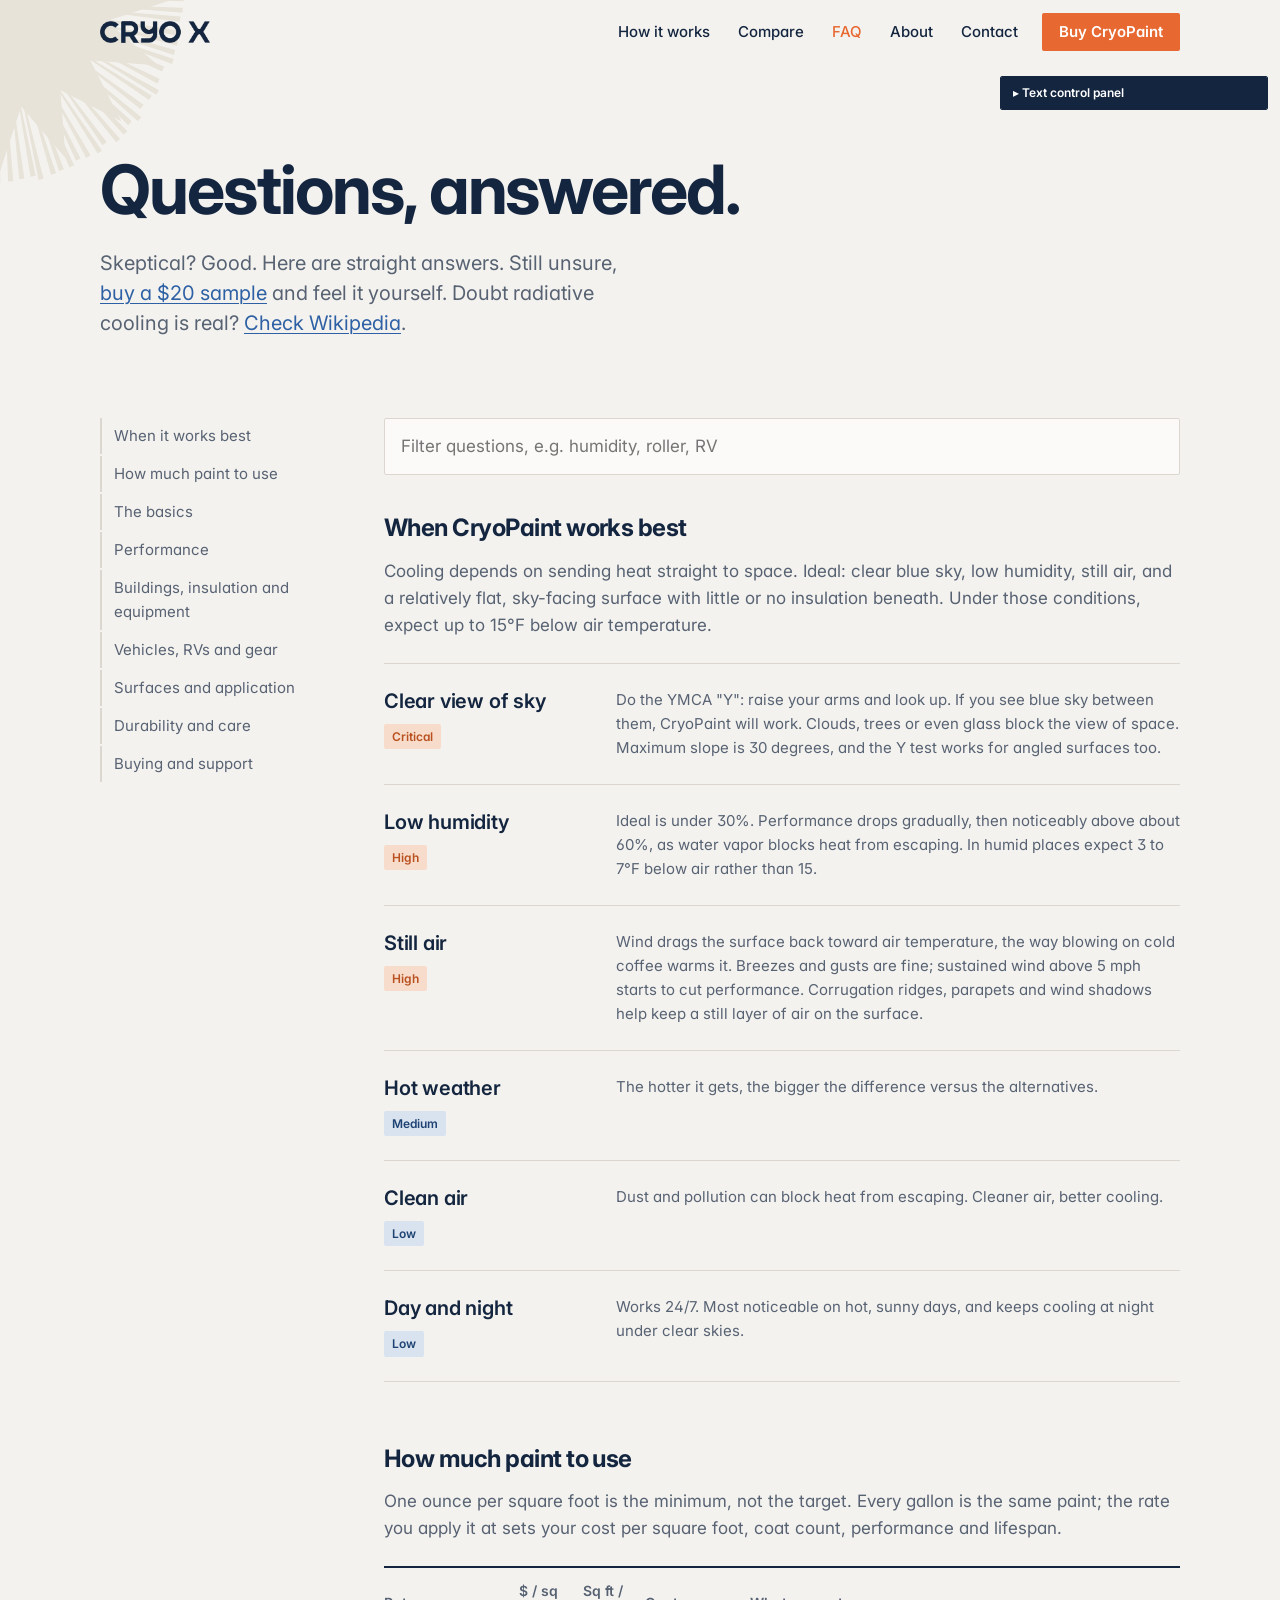
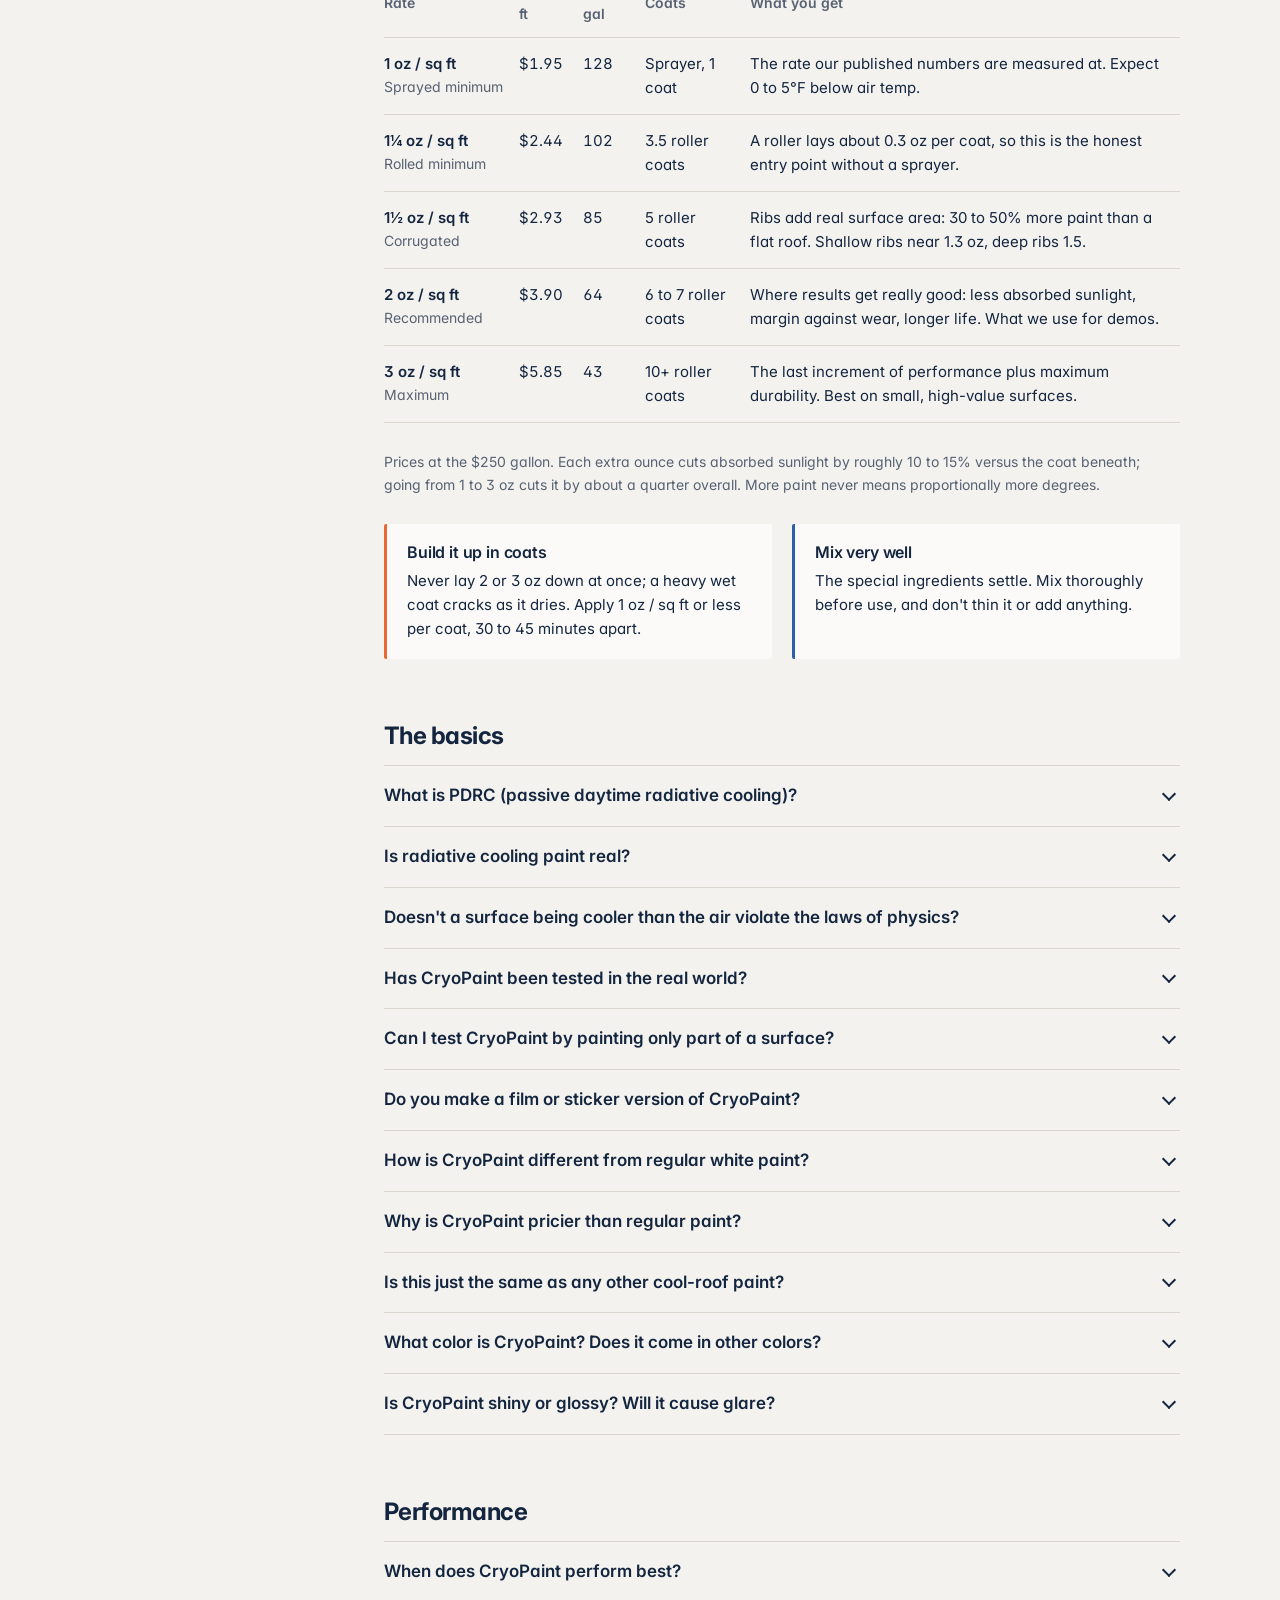
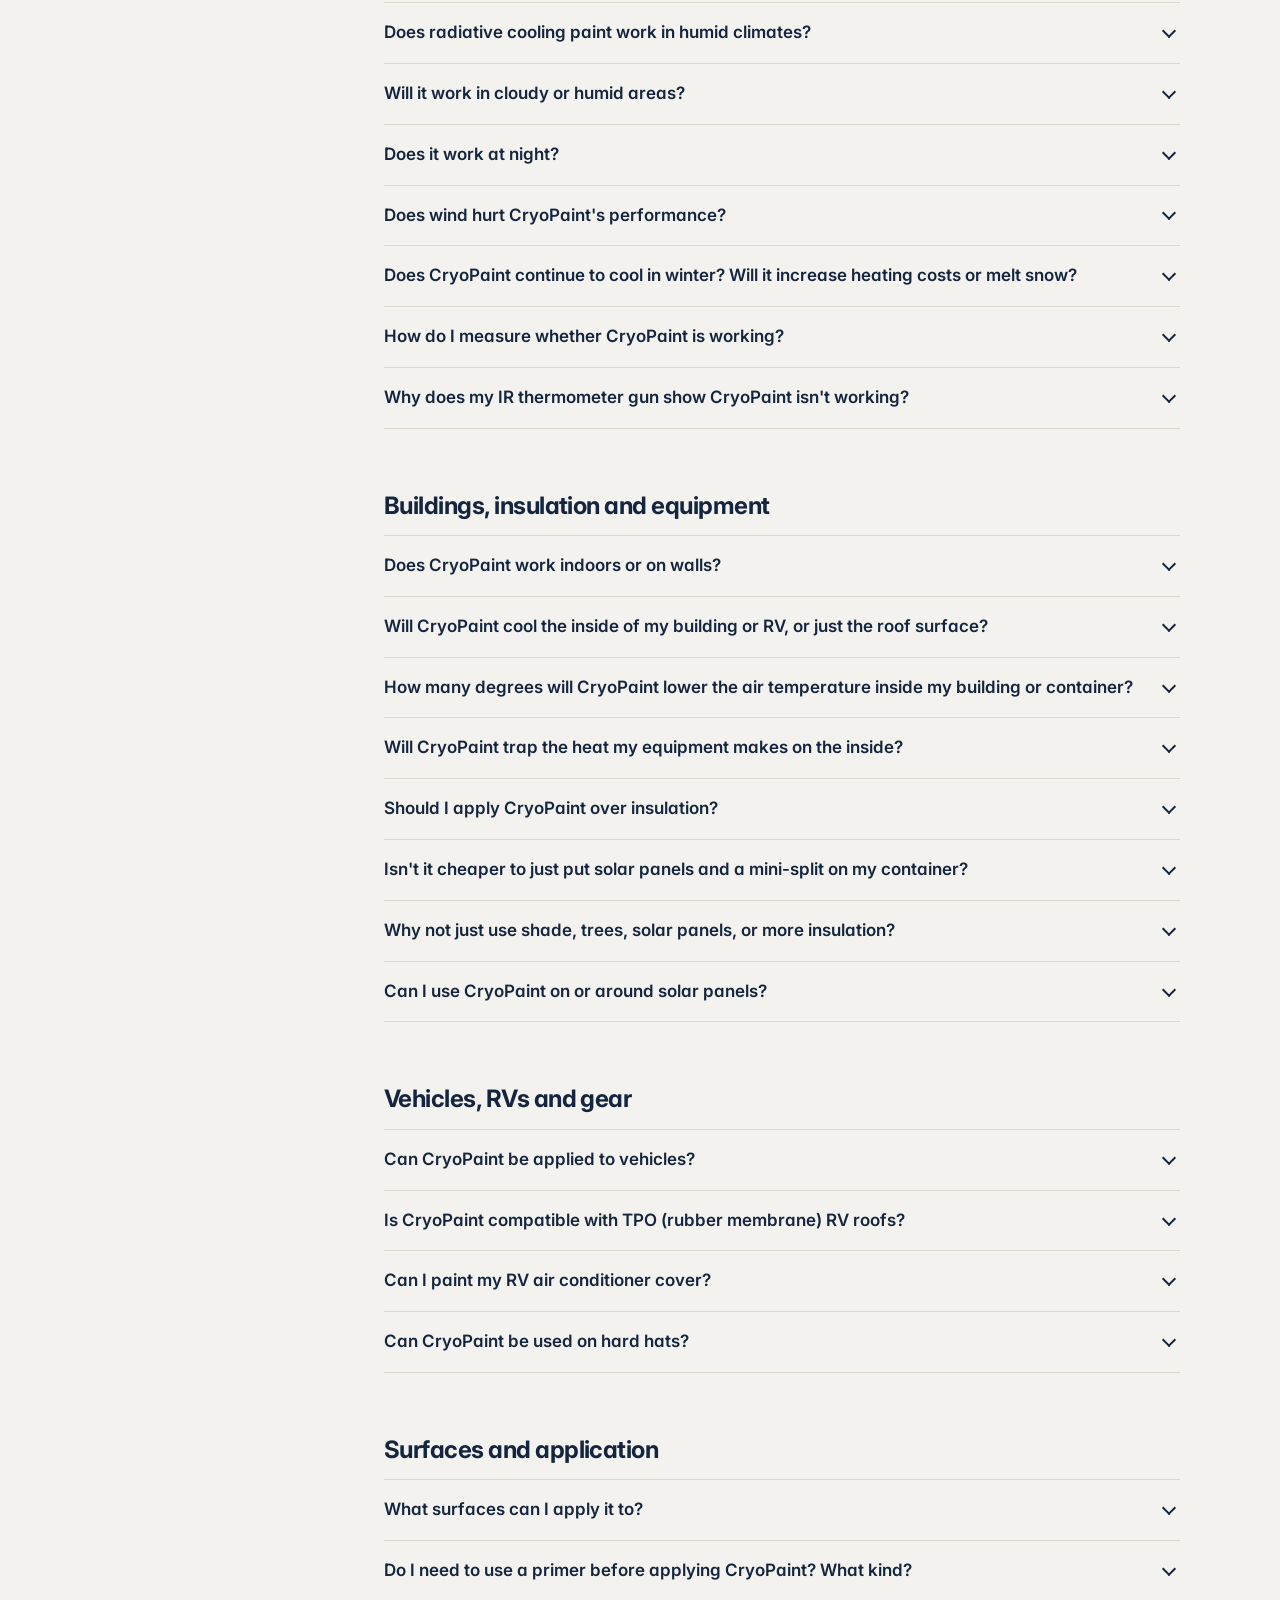
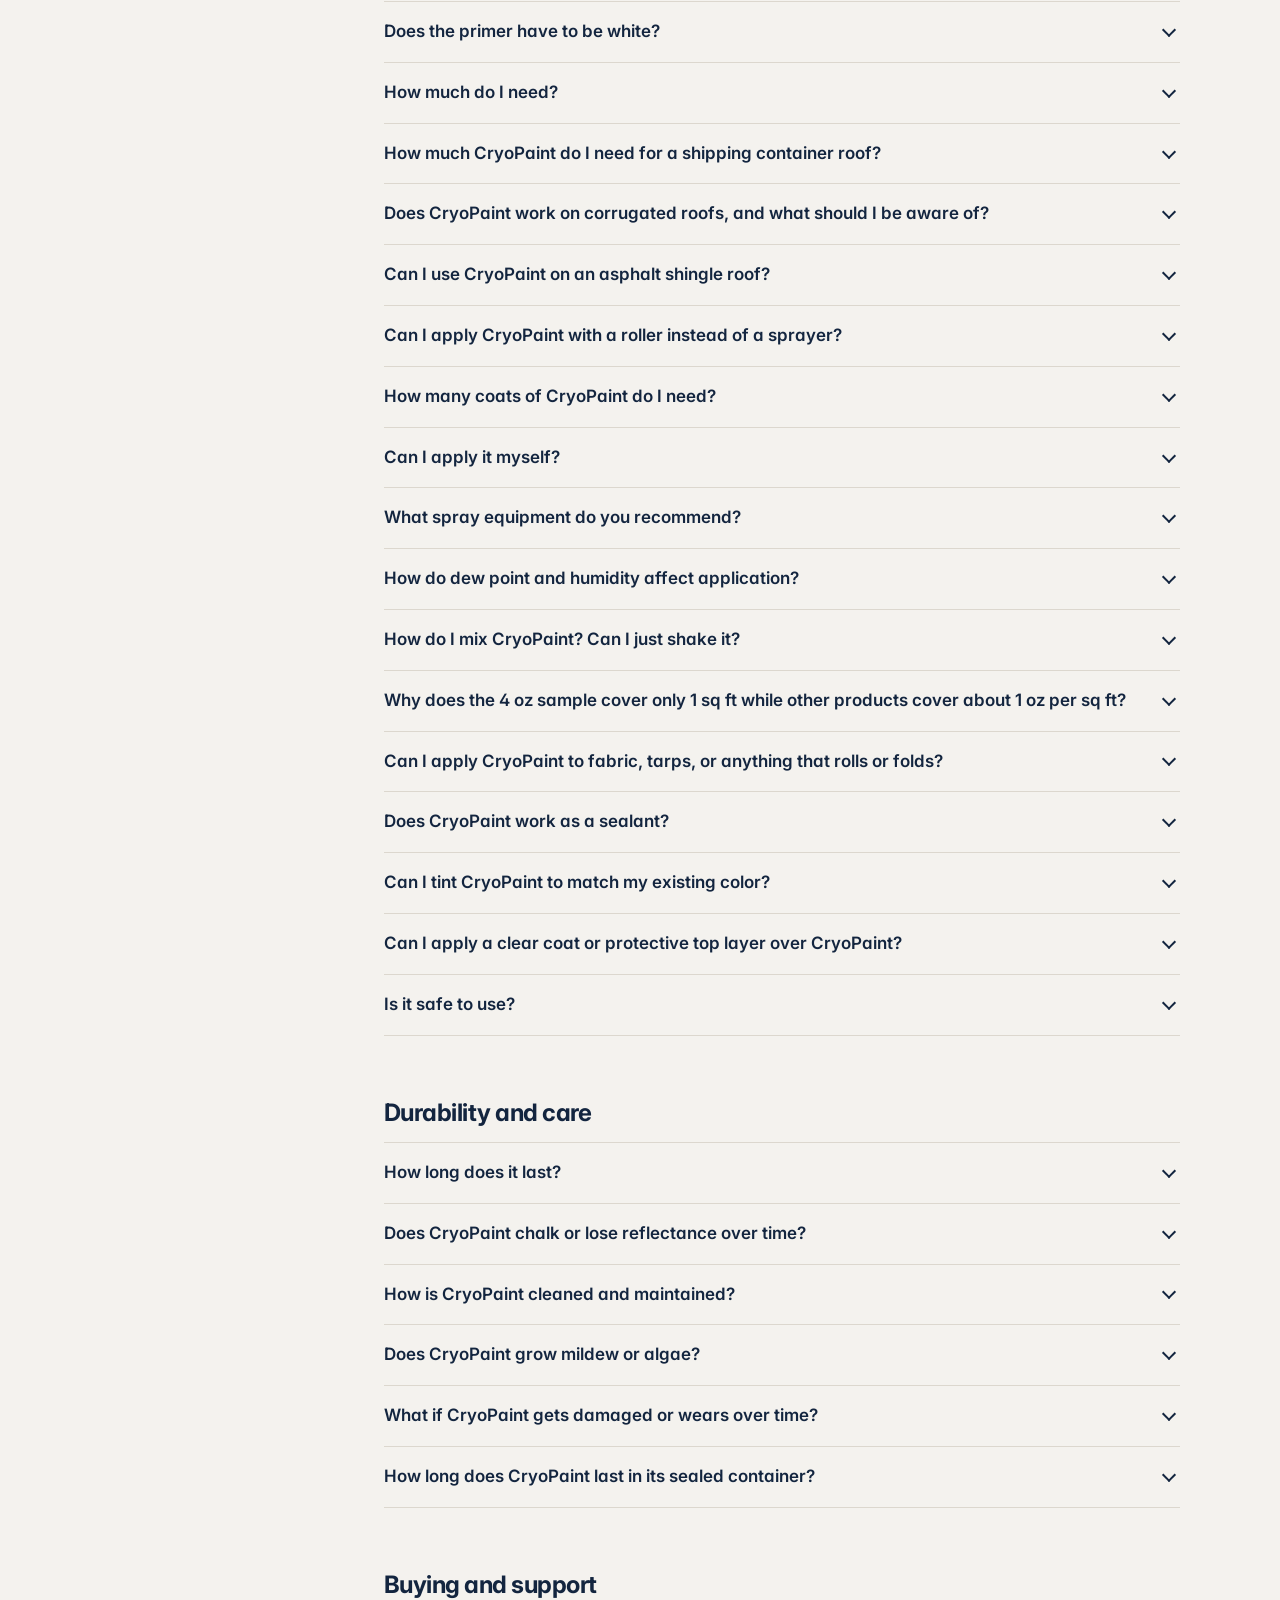
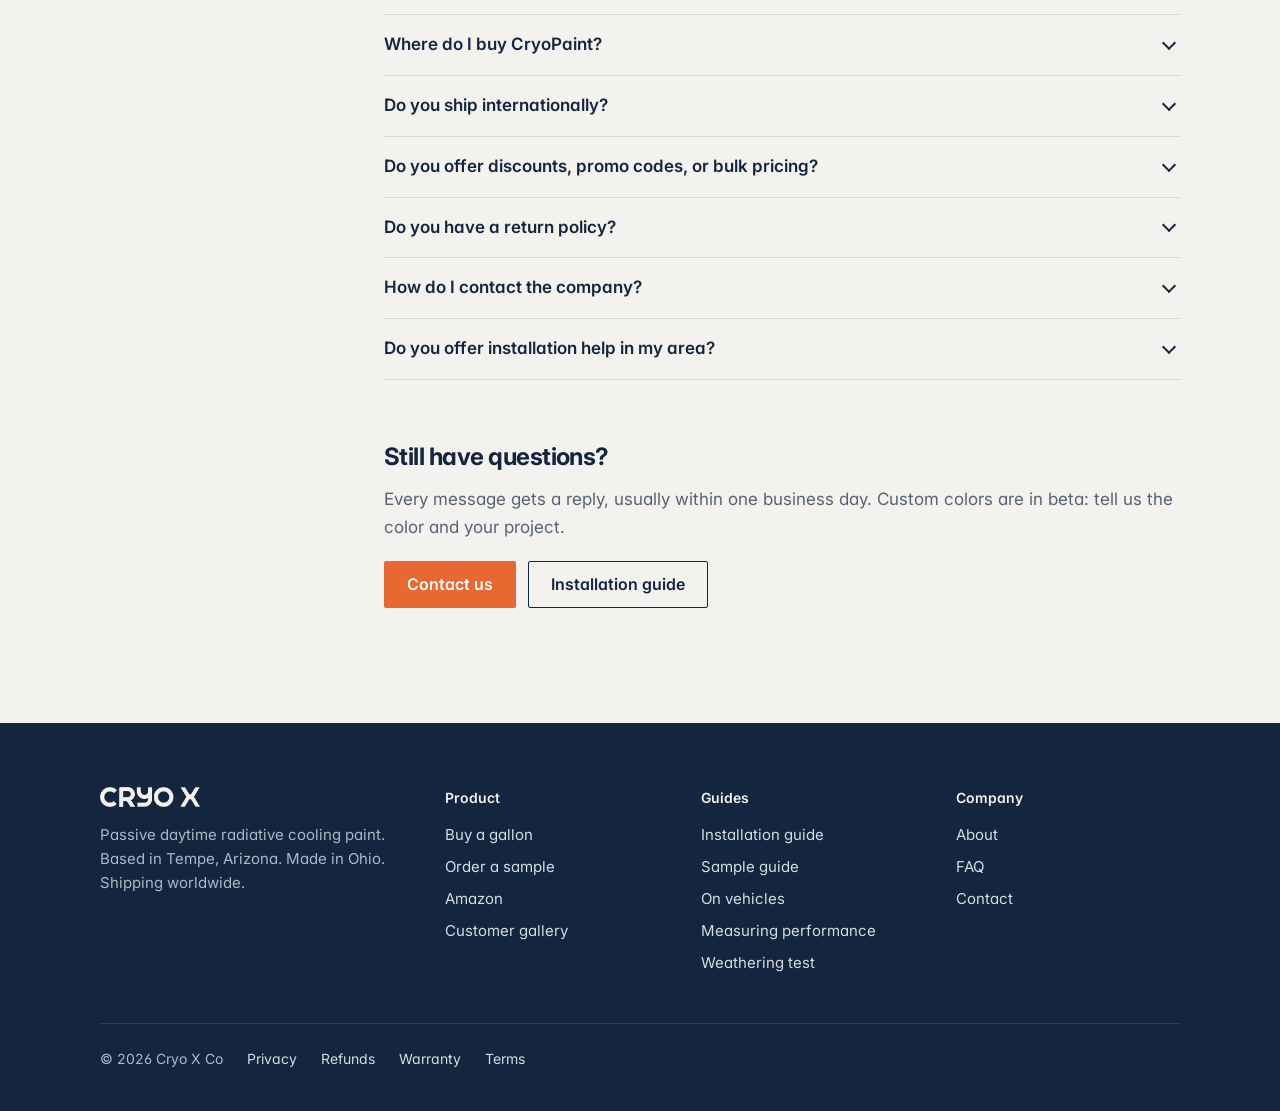
<file: docs/faq.html>
<!doctype html>
<html lang="en">
<head>
<meta charset="utf-8">
<meta name="viewport" content="width=device-width, initial-scale=1, viewport-fit=cover">
<title>Radiative Cooling Paint FAQ | CryoPaint</title>
<meta name="description" content="Answers about CryoPaint and passive daytime radiative cooling: performance, conditions, application rates, durability and buying.">
<meta name="theme-color" content="#F4F2EE">
<meta name="robots" content="noindex, nofollow">
<link rel="canonical" href="https://cryox.co/faq">
<link rel="preconnect" href="https://fonts.googleapis.com">
<link rel="preconnect" href="https://fonts.gstatic.com" crossorigin>
<link href="https://fonts.googleapis.com/css2?family=Inter:wght@400;500;600;700&display=swap" rel="stylesheet">
<link rel="stylesheet" href="css/site.css?v=1793225307">
</head>
<body>
<div class="bg-sun" aria-hidden="true"><img src="img/sun.svg?v=1793225307" alt=""></div>
<header class="site-head">
  <div class="wrap">
    <a class="brand" href="index.html" aria-label="Cryo X Co home"><img src="img/logo-ink.png" alt="Cryo X Co" width="110" height="22"></a>
    <nav class="nav" aria-label="Main">
      <a href="index.html#how">How it works</a>
      <a href="index.html#compare">Compare</a>
      <a href="faq.html" aria-current="page">FAQ</a>
      <a href="about.html">About</a>
      <a href="https://cryox.co/contact">Contact</a>
    </nav>
    <a class="btn btn-primary btn-sm" href="https://www.cryox.us/products/cryopaint-gallon?utm_source=cryox.co&amp;utm_medium=referral&amp;utm_campaign=buy_button">Buy CryoPaint</a>
    <button class="menu-btn" aria-label="Menu" aria-expanded="false">
      <svg width="18" height="14" viewBox="0 0 18 14" aria-hidden="true"><path d="M0 1h18M0 7h18M0 13h18" stroke="currentColor" stroke-width="2"/></svg>
    </button>
  </div>
</header>
<main>
<section class="hero" style="padding-bottom:48px">
  <div class="wrap"><div class="narrow">
    <h1 class="display">Questions, answered.</h1>
    <p class="lede" style="margin-top:24px">Skeptical? Good. Here are straight answers. Still unsure, <a href="https://www.cryox.us/products/cryopaint-sample?utm_source=cryox.co&amp;utm_medium=referral&amp;utm_campaign=faq_preview_sample">buy a $20 sample</a> and feel it yourself. Doubt radiative cooling is real? <a href="https://en.wikipedia.org/wiki/Passive_daytime_radiative_cooling">Check Wikipedia</a>.</p>
  </div></div>
</section>

<section style="padding-top:0;border-top:0">
  <div class="wrap faq-layout">
    <nav class="faq-toc" aria-label="FAQ sections">
      <a href="#conditions">When it works best</a>
      <a href="#rates">How much paint to use</a>
      <a href="#basics">The basics</a>
      <a href="#performance">Performance</a>
      <a href="#buildings">Buildings, insulation and equipment</a>
      <a href="#vehicles">Vehicles, RVs and gear</a>
      <a href="#application">Surfaces and application</a>
      <a href="#durability">Durability and care</a>
      <a href="#buying">Buying and support</a>
    </nav>
    <div>
      <input class="faq-search" type="search" placeholder="Filter questions, e.g. humidity, roller, RV" aria-label="Filter questions">

      <div class="faq-group" id="conditions">
        <h2>When CryoPaint works best</h2>
        <p class="muted" style="margin-bottom:24px">Cooling depends on sending heat straight to space. Ideal: clear blue sky, low humidity, still air, and a relatively flat, sky-facing surface with little or no insulation beneath. Under those conditions, expect up to 15°F below air temperature.</p>
        <div class="cond">
          <div><h3>Clear view of sky</h3><span class="tag">Critical</span></div>
          <div><p>Do the YMCA "Y": raise your arms and look up. If you see blue sky between them, CryoPaint will work. Clouds, trees or even glass block the view of space. Maximum slope is 30 degrees, and the Y test works for angled surfaces too.</p></div>
        </div>
        <div class="cond">
          <div><h3>Low humidity</h3><span class="tag">High</span></div>
          <div><p>Ideal is under 30%. Performance drops gradually, then noticeably above about 60%, as water vapor blocks heat from escaping. In humid places expect 3 to 7°F below air rather than 15.</p></div>
        </div>
        <div class="cond">
          <div><h3>Still air</h3><span class="tag">High</span></div>
          <div><p>Wind drags the surface back toward air temperature, the way blowing on cold coffee warms it. Breezes and gusts are fine; sustained wind above 5 mph starts to cut performance. Corrugation ridges, parapets and wind shadows help keep a still layer of air on the surface.</p></div>
        </div>
        <div class="cond">
          <div><h3>Hot weather</h3><span class="tag blue">Medium</span></div>
          <div><p>The hotter it gets, the bigger the difference versus the alternatives.</p></div>
        </div>
        <div class="cond">
          <div><h3>Clean air</h3><span class="tag blue">Low</span></div>
          <div><p>Dust and pollution can block heat from escaping. Cleaner air, better cooling.</p></div>
        </div>
        <div class="cond">
          <div><h3>Day and night</h3><span class="tag blue">Low</span></div>
          <div><p>Works 24/7. Most noticeable on hot, sunny days, and keeps cooling at night under clear skies.</p></div>
        </div>
      </div>

      <div class="faq-group" id="rates">
        <h2>How much paint to use</h2>
        <p class="muted" style="margin-bottom:24px">One ounce per square foot is the minimum, not the target. Every gallon is the same paint; the rate you apply it at sets your cost per square foot, coat count, performance and lifespan.</p>
        <div class="table-wrap">
          <table>
            <thead><tr><th>Rate</th><th>$ / sq ft</th><th>Sq ft / gal</th><th>Coats</th><th>What you get</th></tr></thead>
            <tbody>
              <tr><td>1 oz / sq ft<span class="muted">Sprayed minimum</span></td><td class="num">$1.95</td><td class="num">128</td><td>Sprayer, 1 coat</td><td>The rate our published numbers are measured at. Expect 0 to 5°F below air temp.</td></tr>
              <tr><td>1¼ oz / sq ft<span class="muted">Rolled minimum</span></td><td class="num">$2.44</td><td class="num">102</td><td>3.5 roller coats</td><td>A roller lays about 0.3 oz per coat, so this is the honest entry point without a sprayer.</td></tr>
              <tr><td>1½ oz / sq ft<span class="muted">Corrugated</span></td><td class="num">$2.93</td><td class="num">85</td><td>5 roller coats</td><td>Ribs add real surface area: 30 to 50% more paint than a flat roof. Shallow ribs near 1.3 oz, deep ribs 1.5.</td></tr>
              <tr><td>2 oz / sq ft<span class="muted">Recommended</span></td><td class="num">$3.90</td><td class="num">64</td><td>6 to 7 roller coats</td><td>Where results get really good: less absorbed sunlight, margin against wear, longer life. What we use for demos.</td></tr>
              <tr><td>3 oz / sq ft<span class="muted">Maximum</span></td><td class="num">$5.85</td><td class="num">43</td><td>10+ roller coats</td><td>The last increment of performance plus maximum durability. Best on small, high-value surfaces.</td></tr>
            </tbody>
          </table>
        </div>
        <p class="footnote">Prices at the $250 gallon. Each extra ounce cuts absorbed sunlight by roughly 10 to 15% versus the coat beneath; going from 1 to 3 oz cuts it by about a quarter overall. More paint never means proportionally more degrees.</p>
        <div class="callouts">
          <div class="callout orange"><h3>Build it up in coats</h3><p>Never lay 2 or 3 oz down at once; a heavy wet coat cracks as it dries. Apply 1 oz / sq ft or less per coat, 30 to 45 minutes apart.</p></div>
          <div class="callout"><h3>Mix very well</h3><p>The special ingredients settle. Mix thoroughly before use, and don't thin it or add anything.</p></div>
        </div>
      </div>

      <div class="faq-group" id="basics">
<h2>The basics</h2>
<details><summary>What is PDRC (passive daytime radiative cooling)?</summary><div class="details-body"><p>Per Wikipedia: PDRC surfaces are designed to be high in solar reflectance to minimize heat gain and strong in longwave infrared (LWIR) thermal radiation heat transfer matching the atmosphere&#x27;s infrared window (8-13 micrometers). This allows the heat to pass through the atmosphere into space. CryoPaint is a PDRC by design, combining 94% solar reflectivity with 90% 8-13 micrometer emissivity, meaning in the wavelengths that bypass the atmosphere, it radiates its own heat to space at 90% of the maximum rate possible. See the full PDRC explainer.</p></div></details>
<details><summary>Is radiative cooling paint real?</summary><div class="details-body"><p>Yes. Passive daytime radiative cooling has been peer-reviewed in journals including *Nature* and *Science*. CryoPaint utilizes the same physics: 94% solar reflectivity combined with 90% 8-13 micrometer emissivity, meaning in the wavelengths that bypass the atmosphere, it radiates its own heat to space at 90% of the maximum rate possible. That produces a measurable net heat loss, dropping outdoor surfaces up to 15F below ambient. If you&#x27;d like to learn more about the technology, these resources are available: Radiative cooling: A review of fundamentals, materials, and applications. Zhao, B., Hu, M., Ao, X., Chen, N., &amp; Pei, G. (2019). Applied Energy, 236, 489-513. link Radiative Cooling: Principles, Progress, and Potentials. Hossain, M. M., &amp; Gu, M. (2016). Advanced Science, 3(7), 1500360. link Radiative cooling for passive thermal management towards sustainable carbon neutrality. Liang, J., Wu, J., Guo, J., Li, H., Zhou, X., Liang, S., Qiu, C.-W., &amp; Tao, G. (2023). National Science Review, 10(1), nwac208. link Review on passive daytime radiative cooling: Fundamentals, recent researches, challenges and opportunities. Bijarniya, J. P., Sarkar, J., &amp; Maiti, P. (2020). Renewable and Sustainable Energy Reviews, 133, 110263. link Radiative cooling: arising from practice and in turn serving practice. Zhang, Q., Rao, Z., &amp; Ma, R. (2024). Nanophotonics, 13(5), 563-582. link</p></div></details>
<details><summary>Doesn&#x27;t a surface being cooler than the air violate the laws of physics?</summary><div class="details-body"><p>No. Heat always flows from warmer to colder, and outer space is about -454°F. CryoPaint radiates heat at the wavelengths (the 8 to 13 micron atmospheric transparency window) that pass straight through the atmosphere and out to space. Because it reflects 94% of sunlight, the surface radiates away more heat than it absorbs from the sun and sky, so it can settle below the surrounding air temperature. This is the same reason frost can form on a clear night even when the air stays above freezing.</p></div></details>
<details><summary>Has CryoPaint been tested in the real world?</summary><div class="details-body"><p>Yes. Visit our customer gallery to see our real customers and independent YouTube channels who have purchased our paint and put it to the test.</p></div></details>
<details><summary>Can I test CryoPaint by painting only part of a surface?</summary><div class="details-body"><p>Unfortunately, no, and it has to do with physics. Here is the simple math. Full midday sun hits every square meter of a surface with about 1,000 watts of heat. CryoPaint reflects 94% of that and radiates more heat to the sky than the 6% it absorbs, for a net of about 100 watts per square meter leaving. Call that minus 100. Uncoated metal does the opposite. Dark or weathered metal soaks up 700 to 900 of those watts. Call that plus 800. So one square meter of uncoated metal takes in about as much heat as eight CryoPainted square meters can get rid of. Leave just 10% of a metal roof bare and that strip collects nearly as much heat as the 90% CryoPainted portion can shed. Metal spreads heat sideways fast (in-plane conductivity), so all that heat flows right back under the paint and pushes the whole surface up to or above air temperature. Paint the whole surface and there are no plus numbers left. Everything is minus, and the roof can drop below air temperature. For a fair test, paint the entire connected surface, or test something small and isolated like a scrap metal on cardboard.</p></div></details>
<details><summary>Do you make a film or sticker version of CryoPaint?</summary><div class="details-body"><p>We do not make a film or sticker version, but you can build your own removable testing option for about $50 using three items on Amazon. Apply 3M 2080 M10 automotive vinyl to a metal or glass surface. Then paint the entire vinyl-covered area with the CryoPaint 4 oz sample or more using a 3/8-inch nap polyester roller. (We also sell roller kits at cryox.us.) The vinyl acts as a removable substrate, so you can peel the test off when you are done.</p></div></details>
<details><summary>How is CryoPaint different from regular white paint?</summary><div class="details-body"><p>Standard white paint reflects roughly 80% of sunlight and emits broadly across the infrared spectrum, which means it absorbs heat back from the atmosphere. CryoPaint reflects 94% of sunlight and is engineered to emit specifically in the 8-13 micrometer atmospheric transparency window, so its heat escapes to space rather than being trapped by the greenhouse effect. Standard white paint also absorbs about 20% of sunlight, around 200 watts per square meter at midday, which is more than it can radiate away. In full sun it runs well above air temperature (128 to 138°F on a 100°F day) and cannot go below it. CryoPaint absorbs about 6% and can.</p></div></details>
<details><summary>Why is CryoPaint pricier than regular paint?</summary><div class="details-body"><p>It is very expensive to make. There are over 20 ingredients and a complex manufacturing process required to make this an actual consumer-ready product. Most paints and coatings deliver colors. Ours delivers unmatched functionality. CryoPaint is advanced technology disguised as a paint. It is an extremely high-performing passive daytime radiative cooling coating with industry-leading longevity.</p></div></details>
<details><summary>Is this just the same as any other cool-roof paint?</summary><div class="details-body"><p>No. Standard cool-roof paints work by reflecting sunlight, and the heat they do emit is spread broadly across the infrared spectrum, where the atmosphere absorbs much of it and radiates it right back. They also absorb more sunlight, so in full sun they run 15°F or more above air temperature and cannot go below it. CryoPaint uses two effects at the same time: 94% solar reflectivity and 90% 8-13 micrometer emissivity - meaning in the wavelengths that bypass the atmosphere, it radiates its own heat to space at 90% of the maximum rate possible. That tuned second mechanism is what lets CryoPaint drop a surface below air temperature, which no ordinary cool-roof coating on the market can do.</p></div></details>
<details><summary>What color is CryoPaint? Does it come in other colors?</summary><div class="details-body"><p>Stock CryoPaint is a matte white paint. Our official stock color name is Beyond White - an extremely bright, neutral white with a flat, matte texture. It is highly reflective, but like a cloud, not like a mirror. There is no shine, no gloss, and no metallic look. It scatters light diffusely the way a bright cloud does, so it reads as a very clean matte white to the eye. Custom colors are now in beta. We can make custom colors on a per-order basis for customers who need a specific color for their project or use case. We will work with you to make a color close to what you need that performs very well. Custom colors have different pricing and lead times from stock Beyond White CryoPaint. Contact us about a custom color. White remains best for reflecting sunlight. The published 94% solar reflectivity and up to 15F cooling figures describe stock Beyond White, not every custom color. Do not tint CryoPaint yourself or mix it with other paints or pigments.</p></div></details>
<details><summary>Is CryoPaint shiny or glossy? Will it cause glare?</summary><div class="details-body"><p>No. CryoPaint has a flat matte finish. It is highly reflective in the way a cloud is reflective, not the way a mirror or polished metal is: light is scattered in every direction rather than bounced back as a beam. That means it does not throw a specular glare at neighbors, drivers, or nearby windows the way bare metal, foil, or a mirror-finish surface can. A CryoPainted roof looks like a bright flat white roof. Do not add wax, clear coat, ceramic coating, or any sealant to make it shine. A top coat can yellow in the sun and hold dirt, which cuts reflectivity and cooling.</p></div></details>
</div>

<div class="faq-group" id="performance">
<h2>Performance</h2>
<details><summary>When does CryoPaint perform best?</summary><div class="details-body"><p>CryoPaint performs best under clear blue sky, low humidity, and still air. The surface should be relatively flat, sky-facing, and have little-to-no insulation beneath it for best active cooling. Clouds and high humidity significantly reduce performance. Wind deserves special attention. Convection drives the surface temperature toward the air temperature, which works directly against a coating whose job is to hold the surface below air temperature. The good news is that most wind speeds on most days fall below 10 mph, which is where CryoPaint performs well. 0 to 5 mph is totally fine and is where the full 15F delta shows up. 5 to 10 mph is the band most days live in; you may see a 20% to 30% reduction, so maybe 10F instead of 15F, but wind shadows and surface features often keep performance closer to full. Above 10 mph is considered an exceptionally windy day, and that is where degradation becomes significant. See Does wind hurt CryoPaint&#x27;s performance? for the full explanation.</p></div></details>
<details><summary>Does radiative cooling paint work in humid climates?</summary><div class="details-body"><p>Yes, but performance is reduced. Humidity narrows the 8-13 micrometer atmospheric transparency window, so above ~60% relative humidity the sub-ambient cooling effect is smaller. CryoPaint&#x27;s 94% solar reflectivity still keeps surfaces near or at air temperature, which already outperforms most cool-roof coatings. Since humid environments also tend to be warmer most of the year, CryoPaint&#x27;s relative yearlong usefulness is very high.</p></div></details>
<details><summary>Will it work in cloudy or humid areas?</summary><div class="details-body"><p>Yes, but not the full 15F below. CryoPaint&#x27;s active cooling requires clear blue sky, low humidity, and still air. Ideal humidity is under 30%. Performance gradually reduces as humidity climbs, with a noticeable drop above ~60% as water vapor blocks heat from escaping to space. In humid environments, expect roughly 3 to 7 degrees below air temperature rather than 15. Clouds directly overhead reduce it further. A dry, clear environment is optimal for radiative cooling - think deserts. On wind specifically: convection drives the surface temperature back toward the air temperature. Blowing on hot coffee cools it down; blowing on a cold cup warms it up, and CryoPaint keeps the surface cold. Breezes and gusts are nothing to worry about, but sustained wind above 5 mph starts to degrade performance and keeps degrading as speed rises. Corrugation ridges, parapets, and wind shadows from nearby walls or equipment help hold a still layer of air on the surface.</p></div></details>
<details><summary>Does it work at night?</summary><div class="details-body"><p>Yes. CryoPaint works at night, but the most significant cooling effect is observed during the day compared to other surfaces.</p></div></details>
<details><summary>Does wind hurt CryoPaint&#x27;s performance?</summary><div class="details-body"><p>Yes, and more than most people expect. Wind is one of the biggest factors in real-world performance. Convection drives the surface temperature toward the air temperature, so moving air fights directly against the cooling. The coffee cup analogy: blowing on a hot cup of coffee cools it down. Blowing on a cold cup of coffee warms it up. Moving air always pushes a surface toward the air temperature. CryoPaint holds the surface below air temperature, so it behaves like the cold coffee. With very little wind, performance is excellent and the surface runs genuinely cold. The more wind you add, the more the air temperature displaces the cooling power of the paint. Where the threshold is: the good news is that most wind speeds on most days fall below 10 mph, which is where CryoPaint performs well. Short gusts do not matter much - what counts is sustained wind. 0 to 5 mph is totally fine and you are not really going to have any issues, which is where a full 15F below air temperature shows up on an otherwise perfect day. 5 to 10 mph is the band most days actually live in. You may see a 20% to 30% reduction when the wind is hitting the surface directly, so maybe 10F instead of 15F, but wind shadows and surface features often keep performance closer to full. Above 10 mph is considered an exceptionally windy day, and that is where degradation becomes significant. No anemometer? Watch a flag. Flag hangs limp = 0 to 5 mph (full performance). Flag flaps and ripples = 5 to 10 mph (small reduction, still useful). Flag waves in a full curve = above 10 mph (significant degradation). The full flag chart is on the How It Works page. On a fully exposed surface, wind can be the difference between running below air temperature and simply matching it. Wind speed is localized. What your weather app reports may not match the air moving right over your paint. Trees, buildings, hills, valleys, and all sorts of nearby features can improve or degrade performance depending on how much wind speed they introduce locally, exactly where your paint is. How to mitigate it: anything that keeps a still boundary layer of air sitting on the painted surface protects performance - corrugation ridges that shelter the valleys between them, parapets and raised edges around a flat roof, wind shadows from adjacent walls, parked equipment, or rooftop units, and any geometry that breaks up sustained airflow. Note that deep corrugation also blocks some sky view, so it is a trade-off. Even in windy conditions CryoPaint still reflects 94% of sunlight, so it still outperforms a conventional coating. It just will not deliver the full sub-air-temperature drop.</p></div></details>
<details><summary>Does CryoPaint continue to cool in winter? Will it increase heating costs or melt snow?</summary><div class="details-body"><p>Yes, CryoPaint still sends heat to the cold sky year-round, but for most owners the effect on winter heating is small. Winter sun is much weaker than summer sun. North of about 40° latitude, a roof gets 3 to 5 times as much sunlight in summer as in winter, so there is far less solar heat to reflect away (Lawrence Berkeley National Laboratory). If you are running heat in cold, clear weather, the roof may shed heat slightly faster than a standard roof would, so heating costs can tick up on those days. Across most of the country, that increase is small next to the summer savings. The U.S. EPA says the winter heating penalty of reflective roofs is typically offset by summer cooling savings (EPA). A study of radiative cooling coatings at 250 locations found the heating penalty was generally smaller than the cooling savings in most climate zones (Wang et al., Energy and Buildings, 2024). A National Renewable Energy Laboratory study of radiative coatings on U.S. homes found the biggest net savings in Phoenix, 6.2% of the home&#x27;s total annual energy after the winter penalty is counted (Wijesuriya et al., Journal of Cleaner Production, 2022). In the coldest northern climates, like Denver, Montana and northern Minnesota, that study found a heated home can come out more than 3% behind over a full year, so there CryoPaint makes the most sense on unheated buildings, containers and equipment. Snow works in your favor here. CryoPaint needs a clear, unobstructed view of space to cool, and snow blocks that view, so the coated roof behaves like a normal roof underneath it. That also means it will not actively melt snow off. In a study of stores and offices in Anchorage, Milwaukee, Montreal and Toronto, reflective roofs still saved money over the year, and in Anchorage snow on the roof cut the heating penalty about in half (Hosseini and Akbari, Energy and Buildings, 2016). The key point is that the cooling effect only works when the surface has a clear view of the open sky. Block that view and it stops. Snow piled on the roof, parking under a tree, or parking under a carport all block the sky, so the winter cooling effect shuts off on its own. Any one of those is enough to turn it off in cold weather. Once the snow melts or slides off and the surface can see the open sky again, the cooling effect kicks right back in - just in time for summer.</p></div></details>
<details><summary>How do I measure whether CryoPaint is working?</summary><div class="details-body"><p>Build the test right before you trust any number. Paint the entire face of a small, thermally isolated panel (a piece of scrap metal at least 1 sq ft on cardboard) at about 2 oz/sq ft, put it flat under open sky, and let it sit 15 minutes. Measure the surface with a contact probe (thermistor or thermocouple) on the underside, or a calibrated thermal camera set to 0.90 emissivity. Measure the air with a shaded thermometer a few feet away, not your phone&#x27;s weather app. Take several readings over 5 to 10 minutes and average them. On a calm, clear, dry day a healthy panel runs 10 to 15F below air temperature. Sustained wind above 5 mph, humidity, clouds, or a blocked sky view each shrink that, and a patch painted on a larger object will not go below air temperature at all. The full walkthrough, including a reading-by-reading troubleshooting list, is on the Measuring Performance guide.</p></div></details>
<details><summary>Why does my IR thermometer gun show CryoPaint isn&#x27;t working?</summary><div class="details-body"><p>IR thermometer guns are the one tool we tell people not to use on this coating, even expensive ones. A gun reads the surface&#x27;s own infrared plus whatever infrared the surface reflects from warm things nearby, including you holding the gun. CryoPaint reflects longwave from its surroundings, so warm surroundings make it read warmer than it really is, which hides the cooling. Guns also lock emissivity at a default (usually 0.95, ours is 0.90) with no way to correct for the scene, and on a surface sitting below air temperature those uncorrectable errors are as large as the effect you are measuring. Cold readings then get dismissed as glitches when they are real. Use a contact probe on the panel, a calibrated thermal camera set to 0.90 emissivity, or the hand test: on a hot day, does the surface feel cooler than the air around you? How to do all three is on the Measuring Performance guide.</p></div></details>
</div>

<div class="faq-group" id="buildings">
<h2>Buildings, insulation and equipment</h2>
<details><summary>Does CryoPaint work indoors or on walls?</summary><div class="details-body"><p>CryoPaint requires a clear view of the sky to fully function and should be tilted no more than 30 degrees. Materials like glass, though transparent to the human eye, are opaque in the infrared spectrum. For optimal performance, ensure an unobstructed view of the blue sky. The reflective portion will work at any angle, however the emissivity will not be able to send heat to space if it cannot see space. That said, even on a wall at a steep angle with buildings blocking the sky, our thermal testing shows CryoPaint stays within a fraction of a degree of air temperature - thanks to its high solar reflectivity alone. This matches what many competing products advertise as their *best-case* performance. Give CryoPaint a sky-facing surface, and it dramatically outperforms them by cooling up to 15F below air temperature.</p></div></details>
<details><summary>Will CryoPaint cool the inside of my building or RV, or just the roof surface?</summary><div class="details-body"><p>It helps with both. CryoPaint cools the sky-facing surface up to 15F below air temperature, which means far less heat is driven down into the structure below. CryoPaint primarily addresses radiant heat, not just ambient heat. Ambient heat is just the temperature of the air. Radiant heat is the heat given off by surfaces in the form of radiation (think of a light bulb, but for heat, illuminating everything around it). A roof can emit far more radiant heat and impact perceived temperatures more than the air temperature can, heating up surfaces and people below the roof like a heat lamp at a restaurant on a plate of food. Think of it this way: a rotisserie chicken under a heat lamp in a grocery store is over 150°, but the air inside the grocery store is 70°. The radiant heat coming off that light bulb is heating the chicken well above the air temperature. In the same way, your roof is heating you up like that chicken, no matter how air-conditioned your room is. Don&#x27;t be a chicken. On low-insulation enclosures like shipping containers, RVs, sheds, and warehouses, that leads to cooler interiors and lower AC loads, because solar heat gain is removed before it ever enters.</p></div></details>
<details><summary>How many degrees will CryoPaint lower the air temperature inside my building or container?</summary><div class="details-body"><p>That is the question almost everyone asks, and it points at the wrong number. Air temperature is only part of what makes a space feel hot. The bigger factor is radiant heat. There are two kinds of heat inside a structure: the temperature of the air, and the radiation coming off hot surfaces like the roof and walls. A dark roof in the sun can hit 160F or more, and it throws that heat inward as infrared radiation. That radiation passes through the air and lands on the floor, equipment, product, and people inside. It heats objects directly, not the air. That is why a metal building can feel like an oven even when a thermometer reads something more reasonable. For example, a rotisserie chicken under a heat lamp in a grocery store is heated to over 150°, but the air temperature inside the grocery store surrounding that chicken is 70°. The chicken is being heated independently of however cold the grocery store gets. In the same way, in a small enclosed metal box, you are the chicken. No matter how air-conditioned the air is in that metal box, you are going to be heated like that chicken under the heat lamp. CryoPaint works on that radiant load. It reflects most of the sunlight before the surface can absorb it, and it sheds the surface&#x27;s own heat to the sky, so the coated surface stays far cooler - up to 15F below air temperature instead of dozens of degrees above it. A surface at or below air temperature adds almost no radiant heat inward. So the &quot;feels like&quot; temperature can drop dramatically in strong sun, because you and everything inside stop absorbing that radiation. The air temperature does come down too, since a cooler roof passes less heat into the space. But that drop is smaller and swings with insulation, ventilation, and airflow, which is why it is the wrong thing to measure. A shielded thermometer in the middle of the room will not tell you the real story. The comfort and the protection come from cutting the radiant heat, and that is the part you actually feel.</p></div></details>
<details><summary>Will CryoPaint trap the heat my equipment makes on the inside?</summary><div class="details-body"><p>No, the opposite. CryoPaint does two things at once. It reflects sunlight, so less heat comes in from outside. And it is very good at letting heat drain out of the surface and travel up to the cold sky as invisible infrared. The cold sky acts like a giant heat sink, so the heat your equipment makes radiates away instead of building up inside. The paint itself stays cool to the touch, not warm. That is what makes it different from shiny foil or tape. Foil works like a mirror. It blocks the sun, but it also reflects heat back, so your equipment&#x27;s own heat gets bounced right back inside, which can make overheating worse. CryoPaint blocks the sun but does not bounce your equipment&#x27;s heat back in. It lets that heat drain away to the cold sky.</p></div></details>
<details><summary>Should I apply CryoPaint over insulation?</summary><div class="details-body"><p>Short answer: CryoPaint delivers the most on a bare, uninsulated roof with nothing in the way, BUT a light amount of insulation is okay. Here is the physics. Insulation does not remove heat. It only slows how fast heat moves. The amount that gets in is the temperature difference across the roof divided by the R-value below it, so it comes down to two things: how hot the roof surface is, and how much insulation is underneath it. An insulated roof with no coating is still a positive number - roughly +7 to +20 W/m² instead of the +250 W/m² or more of bare metal. That sounds great until you realize insulation resists flow in both directions: that heat cannot leave the way it came in, so it accumulates. And heat ALWAYS gets in through gaps anyways. CryoPaint changes the roof surface itself. By reflecting 94% of sunlight and radiating heat straight to the sky, it holds the roof at or below air temperature and puts it at roughly -100 W/m², actively pulling heat out instead of letting it trickle in. Insulation does not help this. The same R-value that slows heat coming in also slows that -100 W/m² from ever cooling the space below, which throttles the cooling before anyone inside feels it. Insulation becomes a bottleneck for active cooling. The ideal configuration for a metal structure: uninsulated metal roof with CryoPaint on top, and insulation on the sides. Each insulated side adds only about +7 W/m², while CryoPaint removes about -100 W/m² from the roof - so the building interior is being cooled by a negative number in the equation. It is just math and physics. If you already have an insulated roof, CryoPaint still reflects solar energy, protects the surface, and cuts the radiant load - you just will not get the full sub-ambient cooling benefit INSIDE.</p></div></details>
<details><summary>Isn&#x27;t it cheaper to just put solar panels and a mini-split on my container?</summary><div class="details-body"><p>It sounds cheaper, until you add up everything a mini-split actually needs. The AC unit itself alone is the same price as CryoPaint (around $600). Running it off-grid is what adds up: insulation (around $700), a solar array (around $800), a battery bank (around $800), an inverter (around $600), and the wiring and mounting hardware (around $700) to tie it all together. A budget DIY build still lands around $4,000 to $5,000, plus filters, repairs, and battery replacements down the road. Even if you run it on grid, you still have to consider the maintenance and electricity cost of using it, which also adds up over time. Can you fix a mini-split on your own, or will you need to hire someone? Budget that in too. CryoPaint is a one-time cost of around $600. No panels, no battery, and nothing to maintain but an occasional rinse. It reflects 94% of the sun&#x27;s energy and holds your roof up to 15F below air temperature, attacking the number one source of heat entering a steel container. Plus, it&#x27;s super easy to apply yourself.</p></div></details>
<details><summary>Why not just use shade, trees, solar panels, or more insulation?</summary><div class="details-body"><p>Those can all help, and they solve different problems. Shade and trees are not always practical on a roof, RV, shipping container, or piece of equipment, and CryoPaint can make a surface cooler than the shade even in direct sun. Solar panels generate power but do not cool the surface beneath them, and they add weight and cost. (Also, you can use CryoPaint in conjunction with bifacial solar panels to increase their output) Insulation is the one people misunderstand most. Insulation does not remove heat - it only slows how fast heat moves, and it slows it in both directions. An insulated roof is still a positive number (roughly +7 to +20 W/m² coming in), and because that heat cannot leave the way it came in, it accumulates. CryoPaint is a negative number (roughly -100 W/m²): it changes the roof surface itself so heat is actively pulled out and radiated to the sky.</p></div></details>
<details><summary>Can I use CryoPaint on or around solar panels?</summary><div class="details-body"><p>Although you cannot paint over the cells themselves, when you use CryoPaint in conjunction with bifacial solar panels by painting it on the roof beneath the panels, you can cool the roof surface and increase the reflected output for those panels.</p></div></details>
</div>

<div class="faq-group" id="vehicles">
<h2>Vehicles, RVs and gear</h2>
<details><summary>Can CryoPaint be applied to vehicles?</summary><div class="details-body"><p>Yes, on sky-facing roof surfaces - cars, trucks, vans, RVs, trailers, and box bodies. For RVs in particular, we have had a number of customers apply CryoPaint to their roofs, and some of those installs are approaching the one-year mark with no complaints. Internal testing shows the coating tends to be self-cleaning, so performance stays fairly consistent over time. CryoPaint is self-cleaning, so there is no seasonal recoat and no annual maintenance coat. Expect a few years on a vehicle roof before it needs anything. Abrasion is what wears it, and road vehicles pick up more scrapes and road grit than a building roof does, so keep the coated roof out of the car wash and hose it off instead. When the surface does take damage, CryoPaint sticks to itself: a refresh goes straight over the existing paint with no primer and no stripping, and under a quarter ounce per square foot brings it back. The short version: coat the entire connected panel (a small patch on bare metal gets overwhelmed), spray at 1 oz/sq ft or, when rolling, pour the paint into a roller tray and roll it on with a 3/8-inch nap roller (it lays down about 0.3 oz/sq ft per coat; the final half coat finishes the surface) - about 6 to 7 coats, 30 to 45 minutes apart, gives the best rolled result, prime bare metal or glossy finishes with flat white paint + primer, and dry slowly out of direct sun. If you have leftover paint, use it - thicker coats perform better and last longer. Never wax, ceramic coat, clear coat, or seal over CryoPaint - a top coat can yellow in the sun and hold dirt, which cuts reflectivity and cooling. Road vehicles carry no warranty; RV roofs may qualify under the limited 2-year RV terms.</p></div></details>
<details><summary>Is CryoPaint compatible with TPO (rubber membrane) RV roofs?</summary><div class="details-body"><p>Yes. TPO roofs are a great fit. Apply a coat of white primer first for adhesion, longevity, and warranty coverage, then follow the steps in our installation guide. For RV-specific guidance see the CryoPaint on Vehicles page.</p></div></details>
<details><summary>Can I paint my RV air conditioner cover?</summary><div class="details-body"><p>Yes. For dark plastic A/C shrouds, apply a white aerosol primer (Kilz or similar) first, then apply CryoPaint as normal. See the CryoPaint on Vehicles page for full vehicle and RV guidance.</p></div></details>
<details><summary>Can CryoPaint be used on hard hats?</summary><div class="details-body"><p>Yes. We prototyped this in Arizona and published the results. Two identical off-the-shelf hard hats were tested side by side in direct sun, each wired with internal thermistors. The CryoPainted hard hat measured 104.9F inside while the untreated hard hat measured 119.3F, a 14.4F difference. Air temperature at the time was 107F, so the inside of the CryoPainted hard hat sat 2.1F below the air temperature in direct sunlight. Will it hurt the hard hat? No. A common concern is that painting a hard hat will weaken the shell. CryoPaint will not hurt the integrity of a normal plastic hard hat. It is a water-based paint with no aggressive solvents, no heat, and no mechanical stress on the shell, and it plays nice with the plastics used in typical hard hats (HDPE, ABS, polycarbonate). The one thing to be careful about is the primer. Skip solvent-based primers, since those can attack or craze the plastic. Use a water-based primer, or a polyolefin adhesion promoter if the shell is HDPE or polypropylene, and always test on one hat first before doing a batch. How to apply: coat only the sky-facing surfaces, the crown and front brim. Paint reaching the sides is fine but not needed. Scuff lightly if the shell is glossy, apply the water-based primer or polyolefin adhesion promoter described above, then CryoPaint at 1 oz/sq ft or more. At that rate the CryoPaint costs a couple of dollars per hard hat, and it can be applied during production or as an aftermarket addition. CryoPaint is water-based and non-flammable. Hard hats are safety equipment, so check your hard hat manufacturer&#x27;s guidance and your site&#x27;s PPE policy on coatings before painting one. Like other non-roof applications, this is off-label use and is not covered by the standard building warranty. See the warranty page for details. The full Hard Hat Prototype Testing Report, including thermal images, is available for download on the product page under Case Studies.</p></div></details>
</div>

<div class="faq-group" id="application">
<h2>Surfaces and application</h2>
<details><summary>What surfaces can I apply it to?</summary><div class="details-body"><p>CryoPaint adheres to virtually any clean, primed, rigid exterior substrate - including painted metal roofs, aluminum, galvanized panels, EPDM/TPO membranes, asphalt roll roofing, concrete, masonry, wood, fiberglass, and most hard plastics when used with a surface-appropriate primer. The surface must be sturdy and rigid. Most applications only require basic cleaning with water first. If the material is prone to rust, put a rust-blocking primer layer down on problem areas. If the surface is extremely glossy or hydrophobic, sand it heavily and use a more aggressive primer. Scratch test your primer before applying CryoPaint, and always test in a small area first. Do not apply CryoPaint to fabrics, tarps, canvas, shade cloth, or any thin, bendable sheeting that can roll or fold. See the next FAQ for why.</p></div></details>
<details><summary>Do I need to use a primer before applying CryoPaint? What kind?</summary><div class="details-body"><p>Always use a primer. We recommend a matte white primer base coat before applying CryoPaint - any off-the-shelf matte white primer works. It is not strictly required (CryoPaint adheres to many clean, dry exterior surfaces on its own), but every time a customer has an issue, it usually traces back to not using a primer. Priming is what we use on every real-world install, and it gives the most consistent coverage and long-term adhesion. Make sure the primer you choose is compatible with the surface you plan to put it on. For example, asphalt roofs need a bleed-blocking primer to stop asphalt oils from staining the white coating over time. Some plastics, especially solvent-sensitive ones, do not work well with certain spray-can primers. Always check the primer label, do your research to find the one that is best for your substrate, and scratch test it before painting. A white primer is also required for coverage under the CryoPaint Limited Warranty. CryoPaint will still stick to many surfaces without one, but only white-primed, sky-facing roofs on buildings, stationary structures, and RVs are warranted. Full surface prep, primer, coverage, and sprayer information lives in the CryoPaint Fact Sheet &amp; Installation Guide - that single page is the master reference for every size we sell, from sample to 5-gallon.</p></div></details>
<details><summary>Does the primer have to be white?</summary><div class="details-body"><p>Matte white is what we recommend, and white is required for warranty coverage. The important part is that you use a primer at all - when customers run into problems, it usually traces back to skipping it. White also protects performance, since at 1 oz/sq ft some sunlight reaches the primer and a darker primer absorbs it. It also hides cosmetic damage. If a tree branch or debris ever scrapes off a spot of paint, white on white is much harder to notice than white over a darker surface, while CryoPaint keeps performing even if there are scratches or cosmetic damage to a small part or section. A non-white primer will still help with adhesion, but it can lower performance, will not hide cosmetic damage as well, and does not qualify for the warranty.</p></div></details>
<details><summary>How much do I need?</summary><div class="details-body"><p>One ounce per square foot is the minimum, not the target. More paint means more cooling. Minimum - 1 oz/sq ft: the floor for spraying (rolled, plan at 1.25 oz/sq ft total), and the rate our published performance numbers are measured at. One gallon covers approximately 128 sq ft. Most of the cooling is already here. Recommended - 2 oz/sq ft: twice the material. The coating absorbs noticeably less sunlight and holds performance better as it ages and wears. Maximum - 3 oz/sq ft: the most we recommend anywhere. Corrugated or ribbed - 1.3 to 1.5 oz/sq ft: these surfaces need 30% to 50% more paint than a flat roof to match it, depending on rib depth. Shallow ribs land near 1.3 oz/sq ft, deep ribs need the full 1.5 oz/sq ft. Every extra ounce cuts the sunlight the coating absorbs by roughly 10 to 15 percent compared to the coat beneath it, and going from 1 oz/sq ft to 3 oz/sq ft cuts absorbed sunlight by about a quarter overall. Never lay 2 or 3 oz down in a single coat - apply it in coats of 1 oz/sq ft or less, 30 to 45 minutes apart. If dollars per square foot matter more to you than performance and longevity, you can stretch to a thinner coat, but expect reduced cooling performance. Anything below 1 oz/sq ft sprayed, or below 1.25 oz/sq ft total when rolled, falls below the warranty minimum. If you can&#x27;t spray, roll it on with a 3/8-inch nap polyester roller rated for all paints and thick paints - just plan for more coats than you might expect. A 3/8-inch nap roller lays down about 0.3 oz/sq ft per coat, so the rolled minimum is 3.5 coats: three coats build the film to about 0.9 oz/sq ft, and a final half coat finishes the surface and works the last of the paint out of the roller, a solid 1 oz/sq ft laid down. Buying at 1.25 oz/sq ft covers the roughly 0.2 oz/sq ft that stays in the tray and roller cover on a small job, so at 1.25 oz/sq ft total a gallon covers approximately 102 sq ft. For the best rolled performance, keep going to about 6 to 7 coats (roughly 2 oz/sq ft), up to the 3 oz/sq ft maximum. Wait 30 to 45 minutes between coats and spread them over multiple days if that is easier. If you have leftover paint, use it - thicker coats perform better and last longer.</p></div></details>
<details><summary>How much CryoPaint do I need for a shipping container roof?</summary><div class="details-body"><p>Plan on about 1.5 gallons for a 20-foot container and 3 gallons for a 40-foot container. Those numbers are for the roof sections only. We recommend rounding up to the next whole gallon because a thicker coat will give you better performance and last longer. If you have leftover paint, use it - thicker coats perform better and last longer.</p></div></details>
<details><summary>Does CryoPaint work on corrugated roofs, and what should I be aware of?</summary><div class="details-body"><p>Corrugated or ribbed roofs need 30% to 50% more paint than a flat surface, which is about 1.3 to 1.5 oz/sq ft, depending on how deep the ribs are. Shallow ribs sit near 30% (about 1.3 oz/sq ft) and deep or steeply corrugated roofs need the full 50% (1.5 oz/sq ft). Because the corrugations are three-dimensional, they increase the real surface area compared with a top-down flat-view measurement, so our 1 oz/sq ft rate has to be increased accordingly. Buy at 1.5 oz/sq ft if you are not sure how deep your ribs are. Contact us directly if you have questions about how CryoPaint will perform on your roof.</p></div></details>
<details><summary>Can I use CryoPaint on an asphalt shingle roof?</summary><div class="details-body"><p>Yes, the paint works on shingles. CryoPaint applies and adheres to asphalt shingles, and the cooling works the same as on any other surface: up to 15F below the air temperature on a sky-facing surface with a clear view of the sky. Two things to know going in. Steep roofs cool less, with performance dropping past about 30 degrees of pitch. And prime with a bleed-blocking primer made for asphalt roofing, because asphalt oils bleed up through white coatings over time and a standard white primer will not stop that. Roof coating brands sell water-based bleed-blocking asphalt primers for exactly this purpose (GAF Bleed-Block and Black Jack Eterna-Kote Stain Block are two examples). Prime the entire surface, not just spots. Most of these primers are gray, so follow with a coat of flat white paint plus primer before CryoPaint goes on. That keeps full reflectivity and satisfies the white primer requirement. What we cannot tell you is whether coating your specific roof is right for the roof itself. CryoPaint is a radiative cooling coating, not a roofing product. It does not seal, repair, protect, or preserve a roof, and we make no claims about the lifespan or integrity of any roof, coated or uncoated. Roofs vary by region, climate, age, materials, and building practices, and only you or your roofer can judge the condition and suitability of yours. A few facts worth weighing before you decide: most shingle manufacturers advise against applying any coating to installed shingles, doing so may affect your shingle warranty, and aging shingles naturally shed granules, which can carry any coating off with them. Adhesion loss caused by that kind of substrate shedding is excluded from our warranty. Never apply CryoPaint to a roof that is already damaged or failing. It will not hold a roof together, and pre-existing conditions are not covered. Our Limited Warranty covers one thing: adhesion of the paint, under the conditions published on the warranty page. It makes no promises about your roof, and neither does anything else we publish. Our business is radiative cooling. The condition of your roof is yours.</p></div></details>
<details><summary>Can I apply CryoPaint with a roller instead of a sprayer?</summary><div class="details-body"><p>Yes. If a sprayer is not available, or the project is small and simple, you can roll CryoPaint on with a 3/8-inch nap polyester roller rated for all paints and thick paints. Pour the paint into a roller tray, load the roller from the tray, and roll it onto the surface. Do not dump or pour paint directly onto the surface and try to smooth it out with the roller. Know the coat math. A 3/8-inch nap roller lays down about 0.3 oz/sq ft per coat, and the rolled minimum is 3.5 coats. The first three coats build the film to about 0.9 oz/sq ft, and the final half coat does two jobs: it evens out the finish and works the last of the paint out of the roller, landing you at a solid 1 oz/sq ft on the surface. Plan your purchase at 1.25 oz/sq ft. On a small rolled job, roughly 0.2 oz/sq ft never reaches the surface: it stays behind in the tray and the roller cover. About 1.05 oz laid down plus that working loss is exactly where the 1.25 planning number comes from, so the math always adds up. The loss shrinks on bigger jobs, but bigger jobs are where a sprayer earns its keep anyway. Really good results start around 2 oz/sq ft, about 6 to 7 coats. Each coat is fast, and the payoff is real: noticeably less absorbed sunlight and a longer-lasting film. Wait 30 to 45 minutes between coats, and it is perfectly fine to spread the work out: 3 coats one day, 3 the next, then the finisher. If you have leftover paint, use it - thicker coats perform better and last longer. Keep a wet edge and roll in consistent directions to minimize lap marks. The tradeoff is simple: a roller is cheap and simple but slow, while an airless sprayer lays the full rate in one or two coats with a smoother finish. For a small roof, a vehicle top, or a few panels, the roller is a great choice. For a big surface, the coat count multiplies across every square foot, and the recommended sprayers pay for themselves in time. Either way you end up with the same paint at the same rate, so there is no wrong answer.</p></div></details>
<details><summary>How many coats of CryoPaint do I need?</summary><div class="details-body"><p>Our default is a single spray coat at 1 oz/sq ft - but only if conditions are cool and slow-drying. If it&#x27;s hot, windy, or very dry, a thick single pass can flash-dry and crack. In that case, break the job into as many thinner coats as you need to reach 1 oz/sq ft total without cracking. Example (worst-case ambient near 85°F): apply about 0.5 oz/sq ft, wait 30 to 45 minutes for the layer to set, then apply another 0.5 oz/sq ft to reach 1 oz/sq ft total. You can split into three or more even thinner coats if the surface is very hot or the paint is drying visibly fast. Going past 1 oz/sq ft: 1 oz/sq ft is the minimum, 2 oz/sq ft is our recommended rate, and 3 oz/sq ft is the maximum anywhere. Never lay 2 or 3 oz down in a single coat - a heavy wet coat will crack as it dries. Apply it in coats of 1 oz/sq ft or less, 30 to 45 minutes apart, letting each coat set before the next one goes on. If you have leftover paint, use it - thicker coats perform better and last longer. Apply only between 50°F and 90°F. Below 50°F the water-based film will not cure properly, and above 90°F it flash-dries and cracks. No matter your region, early morning is usually the best window because the surface is cool, the air warms slowly, and wind is typically calmer. Rolling is different: pour the paint into a roller tray, load the roller from the tray, and roll it onto the surface; do not dump or pour paint directly onto the surface and try to smooth it out with the roller. A 3/8-inch nap roller lays down about 0.3 oz/sq ft per coat, so the rolled minimum is 3.5 coats: three coats to build the film, then a final half coat that evens out the finish and works the last of the paint out of the roller, landing at a solid 1 oz/sq ft. About 6 to 7 coats (roughly 2 oz/sq ft, our recommended rate) is where rolled jobs really shine. Wait 30 to 45 minutes between coats, and spread them across days if that is easier - 3 coats one day, 3 the next, then the finisher. An airless sprayer reaches the same rate in one or two coats, which is why big jobs go airless.</p></div></details>
<details><summary>Can I apply it myself?</summary><div class="details-body"><p>A true airless paint sprayer is our #1 recommended method - it produces the best finish and cooling performance. Use a Graco Ultra 490 XT for large-volume work, a Graco 390 PC for medium-volume work, or a Graco Magnum ProX19 for small jobs and touch-ups. Run a 519 tip or larger on the 490 XT, a 517 tip or larger on the 390 PC, and a 515 or 517 tip on the ProX19. Budget or knock-off machines often lack the power to move a paint this thick. See our recommended sprayers for the full tiered list. Small and medium jobs: the Graco TrueCoat 360 handheld cordless drill paint sprayer. It is a true airless handheld driven by a standard cordless drill, not an HVLP or turbine gun and with no built-in blower, so the warning below does not apply to it. CryoPaint sprays extremely well through it and the finish is excellent. Pour a quart straight into the cup, or run a full gallon through it by refilling as you work. It sells for under $200 at most paint and home improvement retailers, sometimes as low as $169, and we now recommend it over a roller for projects that size. Roller alternative (for smaller or simpler projects): CryoPaint can be rolled on using a 3/8-inch nap polyester paint roller rated for all paints and thick paints. Pour the paint into a roller tray, load the roller from the tray, and roll it onto the surface. Do not dump or pour paint directly onto the surface and try to smooth it out with the roller. A roller lays down about 0.3 oz/sq ft per coat, and the rolled minimum is 3.5 coats (three to build the film, then a half coat to finish the surface and empty the roller, a solid 1 oz/sq ft on the surface). Plan purchases at 1.25 oz/sq ft to cover what the tray and roller cover keep, and go to about 6 to 7 coats for the best rolled performance, waiting 30 to 45 minutes between coats. Spreading the coats over two or three days is fine. If you have leftover paint, use it - thicker coats perform better and last longer. Rolling suits small projects; for large surfaces the coat count multiplies, which is where the sprayers above save real time. HVLP guns, turbine sprayers, squirt guns, and brushes are not recommended: the paint is too viscous for them, so application is extremely slow and you risk burning out the tool. Never use a handheld all-in-one spray gun with a built-in blower - the built-in blower overheats the air and fries the paint mid-flight, causing premature cracking and damage to the unit. CryoPaint is water based, so cleanup is water only - but flush the pump, hose, and gun immediately after use. The coating is heavily loaded with barium sulfate, which is abrasive and wears sprayer packings faster than ordinary latex paint.</p></div></details>
<details><summary>What spray equipment do you recommend?</summary><div class="details-body"><p>Use a true airless paint sprayer for almost every project. It has the pressure and flow to move thick paint without clogging. Good choices by job size: Graco Ultra 490 XT for large-volume work, Graco 390 PC for medium-volume work, and Graco Magnum ProX19 for small jobs and touch-ups. Run a 519 tip or larger on the 490 XT, a 517 tip or larger on the 390 PC, and a 515 or 517 tip on the ProX19. Run the largest tip your sprayer supports, and be careful with budget or knock-off machines, which often lack the power for a paint this thick. For quarts and small to medium jobs, use the Graco TrueCoat 360 handheld cordless drill paint sprayer. It is a true airless handheld powered by a standard cordless drill, not an HVLP or turbine gun and with no built-in blower, so the warning below does not apply to it. CryoPaint sprays extremely well through it. Pour a quart straight into the cup, or run a full gallon through it by refilling. It sells for under $200 at most paint and home improvement retailers, sometimes as low as $169, and we now recommend it over a roller at that project size. If you would rather not use a sprayer at all (vehicle roofs, detail panels, test patches), use a 3/8-inch nap polyester paint roller rated for all paints and thick paints. No HVLP or turbine precision sprayer is approved for CryoPaint, because the paint is too viscous for them. Never use a handheld all-in-one spray gun with a built-in blower. The built-in blower heats the air too quickly, frying the paint mid-air and causing premature cracking plus damage to the tool. HVLP guns, turbine sprayers, squirt guns, and brushes are also not recommended - the paint is too viscous for them. After you spray, flush immediately. Cleanup is water only, but the coating is heavily loaded with barium sulfate, which is abrasive and wears sprayer packings faster than ordinary latex paint. Flush the pump, hose, and gun with clean water before the coating begins to cure. See our recommended sprayers for the full tiered guide with photos.</p></div></details>
<details><summary>How do dew point and humidity affect application?</summary><div class="details-body"><p>Watch the dew point. In humid environments, keep at least a 15°F gap between the air temperature and the dew point for at least 2 hours while the coating dries. Because CryoPaint can cool the surface below the air temperature, the wet paint can reach the temperature at which dew forms. When dew forms, it prevents the paint from drying fully and can cause drips. Slow drying prevents cracking. The goal at all times is the slowest practical dry. Less wind, less direct sun, and lower air temperatures all slow evaporation and reduce surface cracking. Paint between 50°F and 90°F. Apply only when the air and surface temperature are in that range. Below 50°F the water-based film will not cure properly. Above 90°F hot air flash-dries the surface before the coating can level out, which increases cracking and hurts adhesion. Best time to paint: early morning. No matter your region, the surface is cooler, the air temperature rises slowly, and wind is typically calmer.</p></div></details>
<details><summary>How do I mix CryoPaint? Can I just shake it?</summary><div class="details-body"><p>CryoPaint&#x27;s solids are heavy and settle aggressively, and the paint itself is very thick. How you mix it depends on container size. Gallon and 5-gallon: mix mechanically only. Use an electric drill with a paint-mixer attachment (we recommend the Plastic ACE 3 in. W x 9.5 in. L Paint Mixer for 1 gallon). Mix for several minutes until the paint is fully uniform with no settled solids at the bottom of the container. Re-mix any time the paint has been sitting. Do NOT shake these sizes - shaking will not re-suspend the solids at that volume and can pressurize the container. Quart: shaking is fine, but shake it hard. A drill mixer is not practical inside a quart can, so shake the quart instead. CryoPaint carries a lot of solids, so shake vigorously for a long time - keep going until the paint is completely uniform and nothing is packed at the bottom, and shake again any time it has been sitting. 4 oz sample bottle: shake by hand. Vigorous shaking (about 30 seconds) re-suspends the paint. See the sample application guide for the full walkthrough. Do not thin, add water, add additives, or apply a topcoat over CryoPaint. Any of those changes voids performance and the warranty.</p></div></details>
<details><summary>Why does the 4 oz sample cover only 1 sq ft while other products cover about 1 oz per sq ft?</summary><div class="details-body"><p>It is the same product. The difference is the application method, not the paint itself. The 4 oz sample is designed as an easy, tool-less tech demo - a way to see CryoPaint&#x27;s passive daytime radiative cooling effect without buying or setting up any equipment. Poured straight onto a surface with no roller it covers about 1 sq ft. With a roller, which we highly recommend, it covers 2-3 sq ft, because you lose about 1 oz to the roller and because we recommend applying it a little thicker than normal for a strong demo. It is also not feasible to get 100% of the paint out of the bottle, so you will lose a small amount in the process. We recommend painting it thicker onto whatever surface you are testing on. Real-world projects use better tools that apply the paint more evenly and consistently, which is why a quart covers about 32 sq ft at roughly 1 oz/sq ft. The full sample instructions are on the sample application guide.</p></div></details>
<details><summary>Can I apply CryoPaint to fabric, tarps, or anything that rolls or folds?</summary><div class="details-body"><p>No. CryoPaint is a paint, not a coating film or a plastic sheet. It is flexible in the way a good exterior paint is flexible: it moves with the small thermal expansion and contraction of a rigid substrate like a metal roof, an RV panel, a shipping container, or a hard shell enclosure. That is the only kind of flex it is designed for. It is not taffy, rubber, or plastic. If the surface underneath it can be rolled up, folded, creased, or flexed by hand (tarps, canvas, shade cloth, pop-up awnings, tent fabric, loose vinyl banners, thin unsupported sheeting), the paint film will crack, flake, and shed. Repeatedly folding or rolling a painted piece of fabric will destroy the coating no matter how carefully it was applied. Always apply CryoPaint to a sturdy, rigid surface that stays in a fixed shape once installed. If you need cooling on something that has to fold, roll, or pack away, CryoPaint is not the right product for that item.</p></div></details>
<details><summary>Does CryoPaint work as a sealant?</summary><div class="details-body"><p>No. CryoPaint is slightly porous and allows some water to flow through it. It is not a sealant and is not designed for use as a sealant. If your roof is leaking, we recommend sealing it prior to applying CryoPaint. CryoPaint is designed to be the final top coat of a fully functioning and stable roof, not a repair product.</p></div></details>
<details><summary>Can I tint CryoPaint to match my existing color?</summary><div class="details-body"><p>Do not tint CryoPaint yourself or mix it with other paints or pigments. Changing the formulation alters its optical properties and can reduce cooling performance. Do not apply a top coat or thin the paint. Custom colors are now in beta. We can make them on a per-order basis, working with you to get close to your requested color while delivering very good performance. Pricing and lead times differ from stock Beyond White CryoPaint. Contact us about your color and project.</p></div></details>
<details><summary>Can I apply a clear coat or protective top layer over CryoPaint?</summary><div class="details-body"><p>No. Please do not apply any clear coating, matte coat, protective layer, or top coat over CryoPaint. A top coat covers the surface CryoPaint was built to be. It can yellow in the sun and hold dirt, which cuts reflectivity and cooling. CryoPaint is engineered and intended to be the final top layer on any sky-facing surface.</p></div></details>
<details><summary>Is it safe to use?</summary><div class="details-body"><p>Yes. CryoPaint is a low-VOC, water-based formula safe to apply with basic PPE, such as gloves and eye protection. Wash off any paint from skin with water. Apply in a well-ventilated area, as with any paint product. A safety data sheet (SDS) and technical data sheet (TDS) are available upon request.</p></div></details>
</div>

<div class="faq-group" id="durability">
<h2>Durability and care</h2>
<details><summary>How long does it last?</summary><div class="details-body"><p>CryoPaint carries a limited warranty of up to 5 years on building and structure roofs, and up to 2 years on RV roofs, covering paint adhesion when a white primer is used and the conditions are met. See the Warranty for full terms. Warranty note: To keep your roof covered under the CryoPaint Limited Warranty, a white primer must be used. CryoPaint still adheres to many surfaces without one, but only white-primed, sky-facing roofs on buildings, stationary structures, and RVs are covered. Thicker film lasts longer. A heavier build (our recommended 2 oz/sq ft, up to a 3 oz/sq ft maximum) buys more tolerance for thin spots and missed coverage, more thermal mass so the surface swings less, and more material to wear through before performance starts to drop. That means better longevity and more consistent performance over time. The product uses industry-leading UV blockers and is flexible in the way a good exterior paint is flexible: it moves with the normal thermal expansion and contraction of a rigid substrate like a metal roof. It is not taffy or plastic. It cannot be rolled up, folded, or flexed on loose fabric, tarps, or bendable sheeting without cracking. Always apply CryoPaint to a sturdy, rigid surface. See Can I apply CryoPaint to fabric, tarps, or anything that rolls or folds? for details. CryoPaint is highly susceptible to abrasive damage, which voids the warranty. The warranty does not cover damage from extreme weather events such as sandstorms, tornadoes, hurricanes, and hail, nor damage caused by improper cleaning methods including abrasive scrubbing or high-pressure washing. Full accelerated weathering test results are on the weathering test results page.</p></div></details>
<details><summary>Does CryoPaint chalk or lose reflectance over time?</summary><div class="details-body"><p>No chalking. An outside lab, Swift Coat, ran CryoPaint through 1,500 hours of ISO 4892-3 accelerated weathering, which cycles eight hours of UV with the black panel at 140°F against four hours of condensing humidity at 122°F, without a break. Solar-weighted reflectance went from 93.2% to 91.9%. The whole change landed in the first 292 hours and the readings held flat from there out to hour 1,500. Chalking is the usual way a white roof gives up its reflectance. UV breaks down the binder at the surface, the pigment powders off, and the number keeps sliding year after year. Swift Coat looked for chalking at every inspection and never found any. The full charts, the test conditions and the answer to why the lab&#x27;s number starts at 93.2% when we publish 94% are on the weathering test results page.</p></div></details>
<details><summary>How is CryoPaint cleaned and maintained?</summary><div class="details-body"><p>CryoPaint is self-cleaning in normal weather. Dust and light grime tend to rinse off easily with just a little water, from rainfall or a hose. A light rinse once a year is plenty for most installs, and in smoggy or dusty areas, wash it about every six months. Avoid harsh washing and any abrasion. Bug splat, bird droppings, and other debris can stain, but they can mostly be pressure washed off. If you pressure wash it, be careful not to blast the paint off the surface. Keep the nozzle at least 3 feet away and use a fan tip rather than a tight jet. Never scrub it. Even if the surface starts to look stained or dingy, the paint is usually still working just fine. Most cosmetic issues do not seriously hurt performance. CryoPaint tends to stay resilient even when it is harder to clean. As an alternative to aggressive cleaning, it is often easier and more affordable to simply apply more CryoPaint on top of your existing base coat. Use a small amount of paint and a roller to touch up affected areas. It only takes a few minutes, uses a fraction of your original coat, and goes a long way toward restoring both the look and performance. Do not apply a sealer or clearcoat over CryoPaint. It is designed to be the top coat, and anything layered on top can yellow and hold dirt, which cuts its cooling.</p></div></details>
<details><summary>Does CryoPaint grow mildew or algae?</summary><div class="details-body"><p>In practice, no. Some of our longest running installs are in Florida, one of the most humid places in the country, and they have not had any mildew or algae growth. The reason comes back to how the product works. CryoPaint is made for surfaces that see open sky and direct sunlight, and sunlight plus a dry surface is what keeps biological growth from taking hold. Roofs, containers, tanks, and vehicle tops all dry out fast and get sterilized by UV every day. If anything does build up, the normal cleaning guidance applies: rinse it, pressure wash gently from at least 3 feet away, or just roll a thin refresh coat over the area.</p></div></details>
<details><summary>What if CryoPaint gets damaged or wears over time?</summary><div class="details-body"><p>Repairs are extremely simple: just apply more CryoPaint the same way you did initially. You don&#x27;t need as much paint as you started with; after the initial application coat, you only need to apply less than a quarter of an ounce per square foot - essentially a light dusting - to refresh the topmost coat and improve the aesthetic quality, should it be desired. You can always go heavier, which also improves performance and extends longevity, up to a total of 3 oz/sq ft. If you have leftover paint from the original job, use it - thicker coats perform better and last longer.</p></div></details>
<details><summary>How long does CryoPaint last in its sealed container?</summary><div class="details-body"><p>At least one year when stored in a cool, dry, and somewhat dark environment. The dark part matters more for the clear plastic quart bottle than for the sealed gallon or 5-gallon buckets.</p></div></details>
</div>

<div class="faq-group" id="buying">
<h2>Buying and support</h2>
<details><summary>Where do I buy CryoPaint?</summary><div class="details-body"><p>Purchasing happens on www.cryox.us, not on this informational site. Use the Buy Now buttons or visit www.cryox.us directly.</p></div></details>
<details><summary>Do you ship internationally?</summary><div class="details-body"><p>Yes, we now ship CryoPaint internationally. If you have alternative shipping carriers or want more options for shipping, reach out through the contact form with your location and order size, and we will sort out shipping options for you.</p></div></details>
<details><summary>Do you offer discounts, promo codes, or bulk pricing?</summary><div class="details-body"><p>Yes. We run seasonal promotions and offer bulk and wholesale pricing for larger projects. Current promo codes are announced in our ads, and any active discount can be applied at checkout. For commercial quantities, property management, or industrial use, contact us for a volume discount quote.</p></div></details>
<details><summary>Do you have a return policy?</summary><div class="details-body"><p>Yes. Unopened products (other than the sample) can be returned within 365 days (1 year) of purchase, with no restocking fee. Products must have been stored in a cool, dry place and not exposed to temperatures above 100F (38C) or freezing. Customers are responsible for return shipping costs and must email jordan@cryox.co to authorize the return before shipping it back. Once opened, containers are non-returnable. See our full return policy for details.</p></div></details>
<details><summary>How do I contact the company?</summary><div class="details-body"><p>You can reach us through any available channel. The most reliable is email: jordan@cryox.co. The contact form on the website works as well. Business hours are MST (Mountain Standard Time, no DST).</p></div></details>
<details><summary>Do you offer installation help in my area?</summary><div class="details-body"><p>Cryo X offers installer referrals in Arizona, California, and Texas. Use the contact form to request a referral.</p></div></details>
</div>

      <div class="faq-group">
        <h2>Still have questions?</h2>
        <p class="muted" style="margin-bottom:20px">Every message gets a reply, usually within one business day. Custom colors are in beta: tell us the color and your project.</p>
        <div class="btn-row">
          <a class="btn btn-primary" href="https://cryox.co/contact">Contact us</a>
          <a class="btn btn-ghost" href="https://cryox.co/gallon-guide">Installation guide</a>
        </div>
      </div>
    </div>
  </div>
</section>
<script type="application/ld+json">{"@context": "https://schema.org", "@type": "FAQPage", "mainEntity": [{"@type": "Question", "name": "What is PDRC (passive daytime radiative cooling)?", "acceptedAnswer": {"@type": "Answer", "text": "Per Wikipedia: PDRC surfaces are designed to be high in solar reflectance to minimize heat gain and strong in longwave infrared (LWIR) thermal radiation heat transfer matching the atmosphere's infrared window (8-13 micrometers). This allows the heat to pass through the atmosphere into space. CryoPaint is a PDRC by design, combining 94% solar reflectivity with 90% 8-13 micrometer emissivity, meaning in the wavelengths that bypass the atmosphere, it radiates its own heat to space at 90% of the maximum rate possible. See the full PDRC explainer."}}, {"@type": "Question", "name": "Is radiative cooling paint real?", "acceptedAnswer": {"@type": "Answer", "text": "Yes. Passive daytime radiative cooling has been peer-reviewed in journals including *Nature* and *Science*. CryoPaint utilizes the same physics: 94% solar reflectivity combined with 90% 8-13 micrometer emissivity, meaning in the wavelengths that bypass the atmosphere, it radiates its own heat to space at 90% of the maximum rate possible. That produces a measurable net heat loss, dropping outdoor surfaces up to 15F below ambient. If you'd like to learn more about the technology, these resources are available: Radiative cooling: A review of fundamentals, materials, and applications. Zhao, B., Hu, M., Ao, X., Chen, N., & Pei, G. (2019). Applied Energy, 236, 489-513. link Radiative Cooling: Principles, Progress, and Potentials. Hossain, M. M., & Gu, M. (2016). Advanced Science, 3(7), 1500360. link Radiative cooling for passive thermal management towards sustainable carbon neutrality. Liang, J., Wu, J., Guo, J., Li, H., Zhou, X., Liang, S., Qiu, C.-W., & Tao, G. (2023). National Science Review, 10(1), nwac208. link Review on passive daytime radiative cooling: Fundamentals, recent researches, challenges and opportunities. Bijarniya, J. P., Sarkar, J., & Maiti, P. (2020). Renewable and Sustainable Energy Reviews, 133, 110263. link Radiative cooling: arising from practice and in turn serving practice. Zhang, Q., Rao, Z., & Ma, R. (2024). Nanophotonics, 13(5), 563-582. link"}}, {"@type": "Question", "name": "Doesn't a surface being cooler than the air violate the laws of physics?", "acceptedAnswer": {"@type": "Answer", "text": "No. Heat always flows from warmer to colder, and outer space is about -454°F. CryoPaint radiates heat at the wavelengths (the 8 to 13 micron atmospheric transparency window) that pass straight through the atmosphere and out to space. Because it reflects 94% of sunlight, the surface radiates away more heat than it absorbs from the sun and sky, so it can settle below the surrounding air temperature. This is the same reason frost can form on a clear night even when the air stays above freezing."}}, {"@type": "Question", "name": "Has CryoPaint been tested in the real world?", "acceptedAnswer": {"@type": "Answer", "text": "Yes. Visit our customer gallery to see our real customers and independent YouTube channels who have purchased our paint and put it to the test."}}, {"@type": "Question", "name": "Can I test CryoPaint by painting only part of a surface?", "acceptedAnswer": {"@type": "Answer", "text": "Unfortunately, no, and it has to do with physics. Here is the simple math. Full midday sun hits every square meter of a surface with about 1,000 watts of heat. CryoPaint reflects 94% of that and radiates more heat to the sky than the 6% it absorbs, for a net of about 100 watts per square meter leaving. Call that minus 100. Uncoated metal does the opposite. Dark or weathered metal soaks up 700 to 900 of those watts. Call that plus 800. So one square meter of uncoated metal takes in about as much heat as eight CryoPainted square meters can get rid of. Leave just 10% of a metal roof bare and that strip collects nearly as much heat as the 90% CryoPainted portion can shed. Metal spreads heat sideways fast (in-plane conductivity), so all that heat flows right back under the paint and pushes the whole surface up to or above air temperature. Paint the whole surface and there are no plus numbers left. Everything is minus, and the roof can drop below air temperature. For a fair test, paint the entire connected surface, or test something small and isolated like a scrap metal on cardboard."}}, {"@type": "Question", "name": "Do you make a film or sticker version of CryoPaint?", "acceptedAnswer": {"@type": "Answer", "text": "We do not make a film or sticker version, but you can build your own removable testing option for about $50 using three items on Amazon. Apply 3M 2080 M10 automotive vinyl to a metal or glass surface. Then paint the entire vinyl-covered area with the CryoPaint 4 oz sample or more using a 3/8-inch nap polyester roller. (We also sell roller kits at cryox.us.) The vinyl acts as a removable substrate, so you can peel the test off when you are done."}}, {"@type": "Question", "name": "How is CryoPaint different from regular white paint?", "acceptedAnswer": {"@type": "Answer", "text": "Standard white paint reflects roughly 80% of sunlight and emits broadly across the infrared spectrum, which means it absorbs heat back from the atmosphere. CryoPaint reflects 94% of sunlight and is engineered to emit specifically in the 8-13 micrometer atmospheric transparency window, so its heat escapes to space rather than being trapped by the greenhouse effect. Standard white paint also absorbs about 20% of sunlight, around 200 watts per square meter at midday, which is more than it can radiate away. In full sun it runs well above air temperature (128 to 138°F on a 100°F day) and cannot go below it. CryoPaint absorbs about 6% and can."}}, {"@type": "Question", "name": "Why is CryoPaint pricier than regular paint?", "acceptedAnswer": {"@type": "Answer", "text": "It is very expensive to make. There are over 20 ingredients and a complex manufacturing process required to make this an actual consumer-ready product. Most paints and coatings deliver colors. Ours delivers unmatched functionality. CryoPaint is advanced technology disguised as a paint. It is an extremely high-performing passive daytime radiative cooling coating with industry-leading longevity."}}, {"@type": "Question", "name": "Is this just the same as any other cool-roof paint?", "acceptedAnswer": {"@type": "Answer", "text": "No. Standard cool-roof paints work by reflecting sunlight, and the heat they do emit is spread broadly across the infrared spectrum, where the atmosphere absorbs much of it and radiates it right back. They also absorb more sunlight, so in full sun they run 15°F or more above air temperature and cannot go below it. CryoPaint uses two effects at the same time: 94% solar reflectivity and 90% 8-13 micrometer emissivity - meaning in the wavelengths that bypass the atmosphere, it radiates its own heat to space at 90% of the maximum rate possible. That tuned second mechanism is what lets CryoPaint drop a surface below air temperature, which no ordinary cool-roof coating on the market can do."}}, {"@type": "Question", "name": "What color is CryoPaint? Does it come in other colors?", "acceptedAnswer": {"@type": "Answer", "text": "Stock CryoPaint is a matte white paint. Our official stock color name is Beyond White - an extremely bright, neutral white with a flat, matte texture. It is highly reflective, but like a cloud, not like a mirror. There is no shine, no gloss, and no metallic look. It scatters light diffusely the way a bright cloud does, so it reads as a very clean matte white to the eye. Custom colors are now in beta. We can make custom colors on a per-order basis for customers who need a specific color for their project or use case. We will work with you to make a color close to what you need that performs very well. Custom colors have different pricing and lead times from stock Beyond White CryoPaint. Contact us about a custom color. White remains best for reflecting sunlight. The published 94% solar reflectivity and up to 15F cooling figures describe stock Beyond White, not every custom color. Do not tint CryoPaint yourself or mix it with other paints or pigments."}}, {"@type": "Question", "name": "Is CryoPaint shiny or glossy? Will it cause glare?", "acceptedAnswer": {"@type": "Answer", "text": "No. CryoPaint has a flat matte finish. It is highly reflective in the way a cloud is reflective, not the way a mirror or polished metal is: light is scattered in every direction rather than bounced back as a beam. That means it does not throw a specular glare at neighbors, drivers, or nearby windows the way bare metal, foil, or a mirror-finish surface can. A CryoPainted roof looks like a bright flat white roof. Do not add wax, clear coat, ceramic coating, or any sealant to make it shine. A top coat can yellow in the sun and hold dirt, which cuts reflectivity and cooling."}}, {"@type": "Question", "name": "Does radiative cooling paint work in humid climates?", "acceptedAnswer": {"@type": "Answer", "text": "Yes, but performance is reduced. Humidity narrows the 8-13 micrometer atmospheric transparency window, so above ~60% relative humidity the sub-ambient cooling effect is smaller. CryoPaint's 94% solar reflectivity still keeps surfaces near or at air temperature, which already outperforms most cool-roof coatings. Since humid environments also tend to be warmer most of the year, CryoPaint's relative yearlong usefulness is very high."}}, {"@type": "Question", "name": "Does CryoPaint work indoors or on walls?", "acceptedAnswer": {"@type": "Answer", "text": "CryoPaint requires a clear view of the sky to fully function and should be tilted no more than 30 degrees. Materials like glass, though transparent to the human eye, are opaque in the infrared spectrum. For optimal performance, ensure an unobstructed view of the blue sky. The reflective portion will work at any angle, however the emissivity will not be able to send heat to space if it cannot see space. That said, even on a wall at a steep angle with buildings blocking the sky, our thermal testing shows CryoPaint stays within a fraction of a degree of air temperature - thanks to its high solar reflectivity alone. This matches what many competing products advertise as their *best-case* performance. Give CryoPaint a sky-facing surface, and it dramatically outperforms them by cooling up to 15F below air temperature."}}, {"@type": "Question", "name": "Will CryoPaint cool the inside of my building or RV, or just the roof surface?", "acceptedAnswer": {"@type": "Answer", "text": "It helps with both. CryoPaint cools the sky-facing surface up to 15F below air temperature, which means far less heat is driven down into the structure below. CryoPaint primarily addresses radiant heat, not just ambient heat. Ambient heat is just the temperature of the air. Radiant heat is the heat given off by surfaces in the form of radiation (think of a light bulb, but for heat, illuminating everything around it). A roof can emit far more radiant heat and impact perceived temperatures more than the air temperature can, heating up surfaces and people below the roof like a heat lamp at a restaurant on a plate of food. Think of it this way: a rotisserie chicken under a heat lamp in a grocery store is over 150°, but the air inside the grocery store is 70°. The radiant heat coming off that light bulb is heating the chicken well above the air temperature. In the same way, your roof is heating you up like that chicken, no matter how air-conditioned your room is. Don't be a chicken. On low-insulation enclosures like shipping containers, RVs, sheds, and warehouses, that leads to cooler interiors and lower AC loads, because solar heat gain is removed before it ever enters."}}, {"@type": "Question", "name": "How many degrees will CryoPaint lower the air temperature inside my building or container?", "acceptedAnswer": {"@type": "Answer", "text": "That is the question almost everyone asks, and it points at the wrong number. Air temperature is only part of what makes a space feel hot. The bigger factor is radiant heat. There are two kinds of heat inside a structure: the temperature of the air, and the radiation coming off hot surfaces like the roof and walls. A dark roof in the sun can hit 160F or more, and it throws that heat inward as infrared radiation. That radiation passes through the air and lands on the floor, equipment, product, and people inside. It heats objects directly, not the air. That is why a metal building can feel like an oven even when a thermometer reads something more reasonable. For example, a rotisserie chicken under a heat lamp in a grocery store is heated to over 150°, but the air temperature inside the grocery store surrounding that chicken is 70°. The chicken is being heated independently of however cold the grocery store gets. In the same way, in a small enclosed metal box, you are the chicken. No matter how air-conditioned the air is in that metal box, you are going to be heated like that chicken under the heat lamp. CryoPaint works on that radiant load. It reflects most of the sunlight before the surface can absorb it, and it sheds the surface's own heat to the sky, so the coated surface stays far cooler - up to 15F below air temperature instead of dozens of degrees above it. A surface at or below air temperature adds almost no radiant heat inward. So the \"feels like\" temperature can drop dramatically in strong sun, because you and everything inside stop absorbing that radiation. The air temperature does come down too, since a cooler roof passes less heat into the space. But that drop is smaller and swings with insulation, ventilation, and airflow, which is why it is the wrong thing to measure. A shielded thermometer in the middle of the room will not tell you the real story. The comfort and the protection come from cutting the radiant heat, and that is the part you actually feel."}}, {"@type": "Question", "name": "Will CryoPaint trap the heat my equipment makes on the inside?", "acceptedAnswer": {"@type": "Answer", "text": "No, the opposite. CryoPaint does two things at once. It reflects sunlight, so less heat comes in from outside. And it is very good at letting heat drain out of the surface and travel up to the cold sky as invisible infrared. The cold sky acts like a giant heat sink, so the heat your equipment makes radiates away instead of building up inside. The paint itself stays cool to the touch, not warm. That is what makes it different from shiny foil or tape. Foil works like a mirror. It blocks the sun, but it also reflects heat back, so your equipment's own heat gets bounced right back inside, which can make overheating worse. CryoPaint blocks the sun but does not bounce your equipment's heat back in. It lets that heat drain away to the cold sky."}}, {"@type": "Question", "name": "Does CryoPaint continue to cool in winter? Will it increase heating costs or melt snow?", "acceptedAnswer": {"@type": "Answer", "text": "Yes, CryoPaint still sends heat to the cold sky year-round, but for most owners the effect on winter heating is small. Winter sun is much weaker than summer sun. North of about 40° latitude, a roof gets 3 to 5 times as much sunlight in summer as in winter, so there is far less solar heat to reflect away (Lawrence Berkeley National Laboratory). If you are running heat in cold, clear weather, the roof may shed heat slightly faster than a standard roof would, so heating costs can tick up on those days. Across most of the country, that increase is small next to the summer savings. The U.S. EPA says the winter heating penalty of reflective roofs is typically offset by summer cooling savings (EPA). A study of radiative cooling coatings at 250 locations found the heating penalty was generally smaller than the cooling savings in most climate zones (Wang et al., Energy and Buildings, 2024). A National Renewable Energy Laboratory study of radiative coatings on U.S. homes found the biggest net savings in Phoenix, 6.2% of the home's total annual energy after the winter penalty is counted (Wijesuriya et al., Journal of Cleaner Production, 2022). In the coldest northern climates, like Denver, Montana and northern Minnesota, that study found a heated home can come out more than 3% behind over a full year, so there CryoPaint makes the most sense on unheated buildings, containers and equipment. Snow works in your favor here. CryoPaint needs a clear, unobstructed view of space to cool, and snow blocks that view, so the coated roof behaves like a normal roof underneath it. That also means it will not actively melt snow off. In a study of stores and offices in Anchorage, Milwaukee, Montreal and Toronto, reflective roofs still saved money over the year, and in Anchorage snow on the roof cut the heating penalty about in half (Hosseini and Akbari, Energy and Buildings, 2016). The key point is that the cooling effect only works when the surface has a clear view of the open sky. Block that view and it stops. Snow piled on the roof, parking under a tree, or parking under a carport all block the sky, so the winter cooling effect shuts off on its own. Any one of those is enough to turn it off in cold weather. Once the snow melts or slides off and the surface can see the open sky again, the cooling effect kicks right back in - just in time for summer."}}, {"@type": "Question", "name": "Should I apply CryoPaint over insulation?", "acceptedAnswer": {"@type": "Answer", "text": "Short answer: CryoPaint delivers the most on a bare, uninsulated roof with nothing in the way, BUT a light amount of insulation is okay. Here is the physics. Insulation does not remove heat. It only slows how fast heat moves. The amount that gets in is the temperature difference across the roof divided by the R-value below it, so it comes down to two things: how hot the roof surface is, and how much insulation is underneath it. An insulated roof with no coating is still a positive number - roughly +7 to +20 W/m² instead of the +250 W/m² or more of bare metal. That sounds great until you realize insulation resists flow in both directions: that heat cannot leave the way it came in, so it accumulates. And heat ALWAYS gets in through gaps anyways. CryoPaint changes the roof surface itself. By reflecting 94% of sunlight and radiating heat straight to the sky, it holds the roof at or below air temperature and puts it at roughly -100 W/m², actively pulling heat out instead of letting it trickle in. Insulation does not help this. The same R-value that slows heat coming in also slows that -100 W/m² from ever cooling the space below, which throttles the cooling before anyone inside feels it. Insulation becomes a bottleneck for active cooling. The ideal configuration for a metal structure: uninsulated metal roof with CryoPaint on top, and insulation on the sides. Each insulated side adds only about +7 W/m², while CryoPaint removes about -100 W/m² from the roof - so the building interior is being cooled by a negative number in the equation. It is just math and physics. If you already have an insulated roof, CryoPaint still reflects solar energy, protects the surface, and cuts the radiant load - you just will not get the full sub-ambient cooling benefit INSIDE."}}, {"@type": "Question", "name": "Isn't it cheaper to just put solar panels and a mini-split on my container?", "acceptedAnswer": {"@type": "Answer", "text": "It sounds cheaper, until you add up everything a mini-split actually needs. The AC unit itself alone is the same price as CryoPaint (around $600). Running it off-grid is what adds up: insulation (around $700), a solar array (around $800), a battery bank (around $800), an inverter (around $600), and the wiring and mounting hardware (around $700) to tie it all together. A budget DIY build still lands around $4,000 to $5,000, plus filters, repairs, and battery replacements down the road. Even if you run it on grid, you still have to consider the maintenance and electricity cost of using it, which also adds up over time. Can you fix a mini-split on your own, or will you need to hire someone? Budget that in too. CryoPaint is a one-time cost of around $600. No panels, no battery, and nothing to maintain but an occasional rinse. It reflects 94% of the sun's energy and holds your roof up to 15F below air temperature, attacking the number one source of heat entering a steel container. Plus, it's super easy to apply yourself."}}, {"@type": "Question", "name": "Why not just use shade, trees, solar panels, or more insulation?", "acceptedAnswer": {"@type": "Answer", "text": "Those can all help, and they solve different problems. Shade and trees are not always practical on a roof, RV, shipping container, or piece of equipment, and CryoPaint can make a surface cooler than the shade even in direct sun. Solar panels generate power but do not cool the surface beneath them, and they add weight and cost. (Also, you can use CryoPaint in conjunction with bifacial solar panels to increase their output) Insulation is the one people misunderstand most. Insulation does not remove heat - it only slows how fast heat moves, and it slows it in both directions. An insulated roof is still a positive number (roughly +7 to +20 W/m² coming in), and because that heat cannot leave the way it came in, it accumulates. CryoPaint is a negative number (roughly -100 W/m²): it changes the roof surface itself so heat is actively pulled out and radiated to the sky."}}, {"@type": "Question", "name": "Can I use CryoPaint on or around solar panels?", "acceptedAnswer": {"@type": "Answer", "text": "Although you cannot paint over the cells themselves, when you use CryoPaint in conjunction with bifacial solar panels by painting it on the roof beneath the panels, you can cool the roof surface and increase the reflected output for those panels."}}, {"@type": "Question", "name": "Can CryoPaint be applied to vehicles?", "acceptedAnswer": {"@type": "Answer", "text": "Yes, on sky-facing roof surfaces - cars, trucks, vans, RVs, trailers, and box bodies. For RVs in particular, we have had a number of customers apply CryoPaint to their roofs, and some of those installs are approaching the one-year mark with no complaints. Internal testing shows the coating tends to be self-cleaning, so performance stays fairly consistent over time. CryoPaint is self-cleaning, so there is no seasonal recoat and no annual maintenance coat. Expect a few years on a vehicle roof before it needs anything. Abrasion is what wears it, and road vehicles pick up more scrapes and road grit than a building roof does, so keep the coated roof out of the car wash and hose it off instead. When the surface does take damage, CryoPaint sticks to itself: a refresh goes straight over the existing paint with no primer and no stripping, and under a quarter ounce per square foot brings it back. The short version: coat the entire connected panel (a small patch on bare metal gets overwhelmed), spray at 1 oz/sq ft or, when rolling, pour the paint into a roller tray and roll it on with a 3/8-inch nap roller (it lays down about 0.3 oz/sq ft per coat; the final half coat finishes the surface) - about 6 to 7 coats, 30 to 45 minutes apart, gives the best rolled result, prime bare metal or glossy finishes with flat white paint + primer, and dry slowly out of direct sun. If you have leftover paint, use it - thicker coats perform better and last longer. Never wax, ceramic coat, clear coat, or seal over CryoPaint - a top coat can yellow in the sun and hold dirt, which cuts reflectivity and cooling. Road vehicles carry no warranty; RV roofs may qualify under the limited 2-year RV terms."}}, {"@type": "Question", "name": "Is CryoPaint compatible with TPO (rubber membrane) RV roofs?", "acceptedAnswer": {"@type": "Answer", "text": "Yes. TPO roofs are a great fit. Apply a coat of white primer first for adhesion, longevity, and warranty coverage, then follow the steps in our installation guide. For RV-specific guidance see the CryoPaint on Vehicles page."}}, {"@type": "Question", "name": "Can I paint my RV air conditioner cover?", "acceptedAnswer": {"@type": "Answer", "text": "Yes. For dark plastic A/C shrouds, apply a white aerosol primer (Kilz or similar) first, then apply CryoPaint as normal. See the CryoPaint on Vehicles page for full vehicle and RV guidance."}}, {"@type": "Question", "name": "Can CryoPaint be used on hard hats?", "acceptedAnswer": {"@type": "Answer", "text": "Yes. We prototyped this in Arizona and published the results. Two identical off-the-shelf hard hats were tested side by side in direct sun, each wired with internal thermistors. The CryoPainted hard hat measured 104.9F inside while the untreated hard hat measured 119.3F, a 14.4F difference. Air temperature at the time was 107F, so the inside of the CryoPainted hard hat sat 2.1F below the air temperature in direct sunlight. Will it hurt the hard hat? No. A common concern is that painting a hard hat will weaken the shell. CryoPaint will not hurt the integrity of a normal plastic hard hat. It is a water-based paint with no aggressive solvents, no heat, and no mechanical stress on the shell, and it plays nice with the plastics used in typical hard hats (HDPE, ABS, polycarbonate). The one thing to be careful about is the primer. Skip solvent-based primers, since those can attack or craze the plastic. Use a water-based primer, or a polyolefin adhesion promoter if the shell is HDPE or polypropylene, and always test on one hat first before doing a batch. How to apply: coat only the sky-facing surfaces, the crown and front brim. Paint reaching the sides is fine but not needed. Scuff lightly if the shell is glossy, apply the water-based primer or polyolefin adhesion promoter described above, then CryoPaint at 1 oz/sq ft or more. At that rate the CryoPaint costs a couple of dollars per hard hat, and it can be applied during production or as an aftermarket addition. CryoPaint is water-based and non-flammable. Hard hats are safety equipment, so check your hard hat manufacturer's guidance and your site's PPE policy on coatings before painting one. Like other non-roof applications, this is off-label use and is not covered by the standard building warranty. See the warranty page for details. The full Hard Hat Prototype Testing Report, including thermal images, is available for download on the product page under Case Studies."}}, {"@type": "Question", "name": "When does CryoPaint perform best?", "acceptedAnswer": {"@type": "Answer", "text": "CryoPaint performs best under clear blue sky, low humidity, and still air. The surface should be relatively flat, sky-facing, and have little-to-no insulation beneath it for best active cooling. Clouds and high humidity significantly reduce performance. Wind deserves special attention. Convection drives the surface temperature toward the air temperature, which works directly against a coating whose job is to hold the surface below air temperature. The good news is that most wind speeds on most days fall below 10 mph, which is where CryoPaint performs well. 0 to 5 mph is totally fine and is where the full 15F delta shows up. 5 to 10 mph is the band most days live in; you may see a 20% to 30% reduction, so maybe 10F instead of 15F, but wind shadows and surface features often keep performance closer to full. Above 10 mph is considered an exceptionally windy day, and that is where degradation becomes significant. See Does wind hurt CryoPaint's performance? for the full explanation."}}, {"@type": "Question", "name": "How do I measure whether CryoPaint is working?", "acceptedAnswer": {"@type": "Answer", "text": "Build the test right before you trust any number. Paint the entire face of a small, thermally isolated panel (a piece of scrap metal at least 1 sq ft on cardboard) at about 2 oz/sq ft, put it flat under open sky, and let it sit 15 minutes. Measure the surface with a contact probe (thermistor or thermocouple) on the underside, or a calibrated thermal camera set to 0.90 emissivity. Measure the air with a shaded thermometer a few feet away, not your phone's weather app. Take several readings over 5 to 10 minutes and average them. On a calm, clear, dry day a healthy panel runs 10 to 15F below air temperature. Sustained wind above 5 mph, humidity, clouds, or a blocked sky view each shrink that, and a patch painted on a larger object will not go below air temperature at all. The full walkthrough, including a reading-by-reading troubleshooting list, is on the Measuring Performance guide."}}, {"@type": "Question", "name": "Why does my IR thermometer gun show CryoPaint isn't working?", "acceptedAnswer": {"@type": "Answer", "text": "IR thermometer guns are the one tool we tell people not to use on this coating, even expensive ones. A gun reads the surface's own infrared plus whatever infrared the surface reflects from warm things nearby, including you holding the gun. CryoPaint reflects longwave from its surroundings, so warm surroundings make it read warmer than it really is, which hides the cooling. Guns also lock emissivity at a default (usually 0.95, ours is 0.90) with no way to correct for the scene, and on a surface sitting below air temperature those uncorrectable errors are as large as the effect you are measuring. Cold readings then get dismissed as glitches when they are real. Use a contact probe on the panel, a calibrated thermal camera set to 0.90 emissivity, or the hand test: on a hot day, does the surface feel cooler than the air around you? How to do all three is on the Measuring Performance guide."}}, {"@type": "Question", "name": "Does wind hurt CryoPaint's performance?", "acceptedAnswer": {"@type": "Answer", "text": "Yes, and more than most people expect. Wind is one of the biggest factors in real-world performance. Convection drives the surface temperature toward the air temperature, so moving air fights directly against the cooling. The coffee cup analogy: blowing on a hot cup of coffee cools it down. Blowing on a cold cup of coffee warms it up. Moving air always pushes a surface toward the air temperature. CryoPaint holds the surface below air temperature, so it behaves like the cold coffee. With very little wind, performance is excellent and the surface runs genuinely cold. The more wind you add, the more the air temperature displaces the cooling power of the paint. Where the threshold is: the good news is that most wind speeds on most days fall below 10 mph, which is where CryoPaint performs well. Short gusts do not matter much - what counts is sustained wind. 0 to 5 mph is totally fine and you are not really going to have any issues, which is where a full 15F below air temperature shows up on an otherwise perfect day. 5 to 10 mph is the band most days actually live in. You may see a 20% to 30% reduction when the wind is hitting the surface directly, so maybe 10F instead of 15F, but wind shadows and surface features often keep performance closer to full. Above 10 mph is considered an exceptionally windy day, and that is where degradation becomes significant. No anemometer? Watch a flag. Flag hangs limp = 0 to 5 mph (full performance). Flag flaps and ripples = 5 to 10 mph (small reduction, still useful). Flag waves in a full curve = above 10 mph (significant degradation). The full flag chart is on the How It Works page. On a fully exposed surface, wind can be the difference between running below air temperature and simply matching it. Wind speed is localized. What your weather app reports may not match the air moving right over your paint. Trees, buildings, hills, valleys, and all sorts of nearby features can improve or degrade performance depending on how much wind speed they introduce locally, exactly where your paint is. How to mitigate it: anything that keeps a still boundary layer of air sitting on the painted surface protects performance - corrugation ridges that shelter the valleys between them, parapets and raised edges around a flat roof, wind shadows from adjacent walls, parked equipment, or rooftop units, and any geometry that breaks up sustained airflow. Note that deep corrugation also blocks some sky view, so it is a trade-off. Even in windy conditions CryoPaint still reflects 94% of sunlight, so it still outperforms a conventional coating. It just will not deliver the full sub-air-temperature drop."}}, {"@type": "Question", "name": "Does CryoPaint work on corrugated roofs, and what should I be aware of?", "acceptedAnswer": {"@type": "Answer", "text": "Corrugated or ribbed roofs need 30% to 50% more paint than a flat surface, which is about 1.3 to 1.5 oz/sq ft, depending on how deep the ribs are. Shallow ribs sit near 30% (about 1.3 oz/sq ft) and deep or steeply corrugated roofs need the full 50% (1.5 oz/sq ft). Because the corrugations are three-dimensional, they increase the real surface area compared with a top-down flat-view measurement, so our 1 oz/sq ft rate has to be increased accordingly. Buy at 1.5 oz/sq ft if you are not sure how deep your ribs are. Contact us directly if you have questions about how CryoPaint will perform on your roof."}}, {"@type": "Question", "name": "Can I use CryoPaint on an asphalt shingle roof?", "acceptedAnswer": {"@type": "Answer", "text": "Yes, the paint works on shingles. CryoPaint applies and adheres to asphalt shingles, and the cooling works the same as on any other surface: up to 15F below the air temperature on a sky-facing surface with a clear view of the sky. Two things to know going in. Steep roofs cool less, with performance dropping past about 30 degrees of pitch. And prime with a bleed-blocking primer made for asphalt roofing, because asphalt oils bleed up through white coatings over time and a standard white primer will not stop that. Roof coating brands sell water-based bleed-blocking asphalt primers for exactly this purpose (GAF Bleed-Block and Black Jack Eterna-Kote Stain Block are two examples). Prime the entire surface, not just spots. Most of these primers are gray, so follow with a coat of flat white paint plus primer before CryoPaint goes on. That keeps full reflectivity and satisfies the white primer requirement. What we cannot tell you is whether coating your specific roof is right for the roof itself. CryoPaint is a radiative cooling coating, not a roofing product. It does not seal, repair, protect, or preserve a roof, and we make no claims about the lifespan or integrity of any roof, coated or uncoated. Roofs vary by region, climate, age, materials, and building practices, and only you or your roofer can judge the condition and suitability of yours. A few facts worth weighing before you decide: most shingle manufacturers advise against applying any coating to installed shingles, doing so may affect your shingle warranty, and aging shingles naturally shed granules, which can carry any coating off with them. Adhesion loss caused by that kind of substrate shedding is excluded from our warranty. Never apply CryoPaint to a roof that is already damaged or failing. It will not hold a roof together, and pre-existing conditions are not covered. Our Limited Warranty covers one thing: adhesion of the paint, under the conditions published on the warranty page. It makes no promises about your roof, and neither does anything else we publish. Our business is radiative cooling. The condition of your roof is yours."}}, {"@type": "Question", "name": "Do you have a return policy?", "acceptedAnswer": {"@type": "Answer", "text": "Yes. Unopened products (other than the sample) can be returned within 365 days (1 year) of purchase, with no restocking fee. Products must have been stored in a cool, dry place and not exposed to temperatures above 100F (38C) or freezing. Customers are responsible for return shipping costs and must email jordan@cryox.co to authorize the return before shipping it back. Once opened, containers are non-returnable. See our full return policy for details."}}, {"@type": "Question", "name": "Do you ship internationally?", "acceptedAnswer": {"@type": "Answer", "text": "Yes, we now ship CryoPaint internationally. If you have alternative shipping carriers or want more options for shipping, reach out through the contact form with your location and order size, and we will sort out shipping options for you."}}, {"@type": "Question", "name": "Do you offer discounts, promo codes, or bulk pricing?", "acceptedAnswer": {"@type": "Answer", "text": "Yes. We run seasonal promotions and offer bulk and wholesale pricing for larger projects. Current promo codes are announced in our ads, and any active discount can be applied at checkout. For commercial quantities, property management, or industrial use, contact us for a volume discount quote."}}, {"@type": "Question", "name": "How long does CryoPaint last in its sealed container?", "acceptedAnswer": {"@type": "Answer", "text": "At least one year when stored in a cool, dry, and somewhat dark environment. The dark part matters more for the clear plastic quart bottle than for the sealed gallon or 5-gallon buckets."}}, {"@type": "Question", "name": "Does CryoPaint work as a sealant?", "acceptedAnswer": {"@type": "Answer", "text": "No. CryoPaint is slightly porous and allows some water to flow through it. It is not a sealant and is not designed for use as a sealant. If your roof is leaking, we recommend sealing it prior to applying CryoPaint. CryoPaint is designed to be the final top coat of a fully functioning and stable roof, not a repair product."}}, {"@type": "Question", "name": "Is it safe to use?", "acceptedAnswer": {"@type": "Answer", "text": "Yes. CryoPaint is a low-VOC, water-based formula safe to apply with basic PPE, such as gloves and eye protection. Wash off any paint from skin with water. Apply in a well-ventilated area, as with any paint product. A safety data sheet (SDS) and technical data sheet (TDS) are available upon request."}}, {"@type": "Question", "name": "Can I apply CryoPaint with a roller instead of a sprayer?", "acceptedAnswer": {"@type": "Answer", "text": "Yes. If a sprayer is not available, or the project is small and simple, you can roll CryoPaint on with a 3/8-inch nap polyester roller rated for all paints and thick paints. Pour the paint into a roller tray, load the roller from the tray, and roll it onto the surface. Do not dump or pour paint directly onto the surface and try to smooth it out with the roller. Know the coat math. A 3/8-inch nap roller lays down about 0.3 oz/sq ft per coat, and the rolled minimum is 3.5 coats. The first three coats build the film to about 0.9 oz/sq ft, and the final half coat does two jobs: it evens out the finish and works the last of the paint out of the roller, landing you at a solid 1 oz/sq ft on the surface. Plan your purchase at 1.25 oz/sq ft. On a small rolled job, roughly 0.2 oz/sq ft never reaches the surface: it stays behind in the tray and the roller cover. About 1.05 oz laid down plus that working loss is exactly where the 1.25 planning number comes from, so the math always adds up. The loss shrinks on bigger jobs, but bigger jobs are where a sprayer earns its keep anyway. Really good results start around 2 oz/sq ft, about 6 to 7 coats. Each coat is fast, and the payoff is real: noticeably less absorbed sunlight and a longer-lasting film. Wait 30 to 45 minutes between coats, and it is perfectly fine to spread the work out: 3 coats one day, 3 the next, then the finisher. If you have leftover paint, use it - thicker coats perform better and last longer. Keep a wet edge and roll in consistent directions to minimize lap marks. The tradeoff is simple: a roller is cheap and simple but slow, while an airless sprayer lays the full rate in one or two coats with a smoother finish. For a small roof, a vehicle top, or a few panels, the roller is a great choice. For a big surface, the coat count multiplies across every square foot, and the recommended sprayers pay for themselves in time. Either way you end up with the same paint at the same rate, so there is no wrong answer."}}, {"@type": "Question", "name": "How many coats of CryoPaint do I need?", "acceptedAnswer": {"@type": "Answer", "text": "Our default is a single spray coat at 1 oz/sq ft - but only if conditions are cool and slow-drying. If it's hot, windy, or very dry, a thick single pass can flash-dry and crack. In that case, break the job into as many thinner coats as you need to reach 1 oz/sq ft total without cracking. Example (worst-case ambient near 85°F): apply about 0.5 oz/sq ft, wait 30 to 45 minutes for the layer to set, then apply another 0.5 oz/sq ft to reach 1 oz/sq ft total. You can split into three or more even thinner coats if the surface is very hot or the paint is drying visibly fast. Going past 1 oz/sq ft: 1 oz/sq ft is the minimum, 2 oz/sq ft is our recommended rate, and 3 oz/sq ft is the maximum anywhere. Never lay 2 or 3 oz down in a single coat - a heavy wet coat will crack as it dries. Apply it in coats of 1 oz/sq ft or less, 30 to 45 minutes apart, letting each coat set before the next one goes on. If you have leftover paint, use it - thicker coats perform better and last longer. Apply only between 50°F and 90°F. Below 50°F the water-based film will not cure properly, and above 90°F it flash-dries and cracks. No matter your region, early morning is usually the best window because the surface is cool, the air warms slowly, and wind is typically calmer. Rolling is different: pour the paint into a roller tray, load the roller from the tray, and roll it onto the surface; do not dump or pour paint directly onto the surface and try to smooth it out with the roller. A 3/8-inch nap roller lays down about 0.3 oz/sq ft per coat, so the rolled minimum is 3.5 coats: three coats to build the film, then a final half coat that evens out the finish and works the last of the paint out of the roller, landing at a solid 1 oz/sq ft. About 6 to 7 coats (roughly 2 oz/sq ft, our recommended rate) is where rolled jobs really shine. Wait 30 to 45 minutes between coats, and spread them across days if that is easier - 3 coats one day, 3 the next, then the finisher. An airless sprayer reaches the same rate in one or two coats, which is why big jobs go airless."}}, {"@type": "Question", "name": "Can I apply it myself?", "acceptedAnswer": {"@type": "Answer", "text": "A true airless paint sprayer is our #1 recommended method - it produces the best finish and cooling performance. Use a Graco Ultra 490 XT for large-volume work, a Graco 390 PC for medium-volume work, or a Graco Magnum ProX19 for small jobs and touch-ups. Run a 519 tip or larger on the 490 XT, a 517 tip or larger on the 390 PC, and a 515 or 517 tip on the ProX19. Budget or knock-off machines often lack the power to move a paint this thick. See our recommended sprayers for the full tiered list. Small and medium jobs: the Graco TrueCoat 360 handheld cordless drill paint sprayer. It is a true airless handheld driven by a standard cordless drill, not an HVLP or turbine gun and with no built-in blower, so the warning below does not apply to it. CryoPaint sprays extremely well through it and the finish is excellent. Pour a quart straight into the cup, or run a full gallon through it by refilling as you work. It sells for under $200 at most paint and home improvement retailers, sometimes as low as $169, and we now recommend it over a roller for projects that size. Roller alternative (for smaller or simpler projects): CryoPaint can be rolled on using a 3/8-inch nap polyester paint roller rated for all paints and thick paints. Pour the paint into a roller tray, load the roller from the tray, and roll it onto the surface. Do not dump or pour paint directly onto the surface and try to smooth it out with the roller. A roller lays down about 0.3 oz/sq ft per coat, and the rolled minimum is 3.5 coats (three to build the film, then a half coat to finish the surface and empty the roller, a solid 1 oz/sq ft on the surface). Plan purchases at 1.25 oz/sq ft to cover what the tray and roller cover keep, and go to about 6 to 7 coats for the best rolled performance, waiting 30 to 45 minutes between coats. Spreading the coats over two or three days is fine. If you have leftover paint, use it - thicker coats perform better and last longer. Rolling suits small projects; for large surfaces the coat count multiplies, which is where the sprayers above save real time. HVLP guns, turbine sprayers, squirt guns, and brushes are not recommended: the paint is too viscous for them, so application is extremely slow and you risk burning out the tool. Never use a handheld all-in-one spray gun with a built-in blower - the built-in blower overheats the air and fries the paint mid-flight, causing premature cracking and damage to the unit. CryoPaint is water based, so cleanup is water only - but flush the pump, hose, and gun immediately after use. The coating is heavily loaded with barium sulfate, which is abrasive and wears sprayer packings faster than ordinary latex paint."}}, {"@type": "Question", "name": "What spray equipment do you recommend?", "acceptedAnswer": {"@type": "Answer", "text": "Use a true airless paint sprayer for almost every project. It has the pressure and flow to move thick paint without clogging. Good choices by job size: Graco Ultra 490 XT for large-volume work, Graco 390 PC for medium-volume work, and Graco Magnum ProX19 for small jobs and touch-ups. Run a 519 tip or larger on the 490 XT, a 517 tip or larger on the 390 PC, and a 515 or 517 tip on the ProX19. Run the largest tip your sprayer supports, and be careful with budget or knock-off machines, which often lack the power for a paint this thick. For quarts and small to medium jobs, use the Graco TrueCoat 360 handheld cordless drill paint sprayer. It is a true airless handheld powered by a standard cordless drill, not an HVLP or turbine gun and with no built-in blower, so the warning below does not apply to it. CryoPaint sprays extremely well through it. Pour a quart straight into the cup, or run a full gallon through it by refilling. It sells for under $200 at most paint and home improvement retailers, sometimes as low as $169, and we now recommend it over a roller at that project size. If you would rather not use a sprayer at all (vehicle roofs, detail panels, test patches), use a 3/8-inch nap polyester paint roller rated for all paints and thick paints. No HVLP or turbine precision sprayer is approved for CryoPaint, because the paint is too viscous for them. Never use a handheld all-in-one spray gun with a built-in blower. The built-in blower heats the air too quickly, frying the paint mid-air and causing premature cracking plus damage to the tool. HVLP guns, turbine sprayers, squirt guns, and brushes are also not recommended - the paint is too viscous for them. After you spray, flush immediately. Cleanup is water only, but the coating is heavily loaded with barium sulfate, which is abrasive and wears sprayer packings faster than ordinary latex paint. Flush the pump, hose, and gun with clean water before the coating begins to cure. See our recommended sprayers for the full tiered guide with photos."}}, {"@type": "Question", "name": "How do dew point and humidity affect application?", "acceptedAnswer": {"@type": "Answer", "text": "Watch the dew point. In humid environments, keep at least a 15°F gap between the air temperature and the dew point for at least 2 hours while the coating dries. Because CryoPaint can cool the surface below the air temperature, the wet paint can reach the temperature at which dew forms. When dew forms, it prevents the paint from drying fully and can cause drips. Slow drying prevents cracking. The goal at all times is the slowest practical dry. Less wind, less direct sun, and lower air temperatures all slow evaporation and reduce surface cracking. Paint between 50°F and 90°F. Apply only when the air and surface temperature are in that range. Below 50°F the water-based film will not cure properly. Above 90°F hot air flash-dries the surface before the coating can level out, which increases cracking and hurts adhesion. Best time to paint: early morning. No matter your region, the surface is cooler, the air temperature rises slowly, and wind is typically calmer."}}, {"@type": "Question", "name": "Will it work in cloudy or humid areas?", "acceptedAnswer": {"@type": "Answer", "text": "Yes, but not the full 15F below. CryoPaint's active cooling requires clear blue sky, low humidity, and still air. Ideal humidity is under 30%. Performance gradually reduces as humidity climbs, with a noticeable drop above ~60% as water vapor blocks heat from escaping to space. In humid environments, expect roughly 3 to 7 degrees below air temperature rather than 15. Clouds directly overhead reduce it further. A dry, clear environment is optimal for radiative cooling - think deserts. On wind specifically: convection drives the surface temperature back toward the air temperature. Blowing on hot coffee cools it down; blowing on a cold cup warms it up, and CryoPaint keeps the surface cold. Breezes and gusts are nothing to worry about, but sustained wind above 5 mph starts to degrade performance and keeps degrading as speed rises. Corrugation ridges, parapets, and wind shadows from nearby walls or equipment help hold a still layer of air on the surface."}}, {"@type": "Question", "name": "How long does it last?", "acceptedAnswer": {"@type": "Answer", "text": "CryoPaint carries a limited warranty of up to 5 years on building and structure roofs, and up to 2 years on RV roofs, covering paint adhesion when a white primer is used and the conditions are met. See the Warranty for full terms. Warranty note: To keep your roof covered under the CryoPaint Limited Warranty, a white primer must be used. CryoPaint still adheres to many surfaces without one, but only white-primed, sky-facing roofs on buildings, stationary structures, and RVs are covered. Thicker film lasts longer. A heavier build (our recommended 2 oz/sq ft, up to a 3 oz/sq ft maximum) buys more tolerance for thin spots and missed coverage, more thermal mass so the surface swings less, and more material to wear through before performance starts to drop. That means better longevity and more consistent performance over time. The product uses industry-leading UV blockers and is flexible in the way a good exterior paint is flexible: it moves with the normal thermal expansion and contraction of a rigid substrate like a metal roof. It is not taffy or plastic. It cannot be rolled up, folded, or flexed on loose fabric, tarps, or bendable sheeting without cracking. Always apply CryoPaint to a sturdy, rigid surface. See Can I apply CryoPaint to fabric, tarps, or anything that rolls or folds? for details. CryoPaint is highly susceptible to abrasive damage, which voids the warranty. The warranty does not cover damage from extreme weather events such as sandstorms, tornadoes, hurricanes, and hail, nor damage caused by improper cleaning methods including abrasive scrubbing or high-pressure washing. Full accelerated weathering test results are on the weathering test results page."}}, {"@type": "Question", "name": "How is CryoPaint cleaned and maintained?", "acceptedAnswer": {"@type": "Answer", "text": "CryoPaint is self-cleaning in normal weather. Dust and light grime tend to rinse off easily with just a little water, from rainfall or a hose. A light rinse once a year is plenty for most installs, and in smoggy or dusty areas, wash it about every six months. Avoid harsh washing and any abrasion. Bug splat, bird droppings, and other debris can stain, but they can mostly be pressure washed off. If you pressure wash it, be careful not to blast the paint off the surface. Keep the nozzle at least 3 feet away and use a fan tip rather than a tight jet. Never scrub it. Even if the surface starts to look stained or dingy, the paint is usually still working just fine. Most cosmetic issues do not seriously hurt performance. CryoPaint tends to stay resilient even when it is harder to clean. As an alternative to aggressive cleaning, it is often easier and more affordable to simply apply more CryoPaint on top of your existing base coat. Use a small amount of paint and a roller to touch up affected areas. It only takes a few minutes, uses a fraction of your original coat, and goes a long way toward restoring both the look and performance. Do not apply a sealer or clearcoat over CryoPaint. It is designed to be the top coat, and anything layered on top can yellow and hold dirt, which cuts its cooling."}}, {"@type": "Question", "name": "Does CryoPaint grow mildew or algae?", "acceptedAnswer": {"@type": "Answer", "text": "In practice, no. Some of our longest running installs are in Florida, one of the most humid places in the country, and they have not had any mildew or algae growth. The reason comes back to how the product works. CryoPaint is made for surfaces that see open sky and direct sunlight, and sunlight plus a dry surface is what keeps biological growth from taking hold. Roofs, containers, tanks, and vehicle tops all dry out fast and get sterilized by UV every day. If anything does build up, the normal cleaning guidance applies: rinse it, pressure wash gently from at least 3 feet away, or just roll a thin refresh coat over the area."}}, {"@type": "Question", "name": "What if CryoPaint gets damaged or wears over time?", "acceptedAnswer": {"@type": "Answer", "text": "Repairs are extremely simple: just apply more CryoPaint the same way you did initially. You don't need as much paint as you started with; after the initial application coat, you only need to apply less than a quarter of an ounce per square foot - essentially a light dusting - to refresh the topmost coat and improve the aesthetic quality, should it be desired. You can always go heavier, which also improves performance and extends longevity, up to a total of 3 oz/sq ft. If you have leftover paint from the original job, use it - thicker coats perform better and last longer."}}, {"@type": "Question", "name": "What surfaces can I apply it to?", "acceptedAnswer": {"@type": "Answer", "text": "CryoPaint adheres to virtually any clean, primed, rigid exterior substrate - including painted metal roofs, aluminum, galvanized panels, EPDM/TPO membranes, asphalt roll roofing, concrete, masonry, wood, fiberglass, and most hard plastics when used with a surface-appropriate primer. The surface must be sturdy and rigid. Most applications only require basic cleaning with water first. If the material is prone to rust, put a rust-blocking primer layer down on problem areas. If the surface is extremely glossy or hydrophobic, sand it heavily and use a more aggressive primer. Scratch test your primer before applying CryoPaint, and always test in a small area first. Do not apply CryoPaint to fabrics, tarps, canvas, shade cloth, or any thin, bendable sheeting that can roll or fold. See the next FAQ for why."}}, {"@type": "Question", "name": "Can I apply CryoPaint to fabric, tarps, or anything that rolls or folds?", "acceptedAnswer": {"@type": "Answer", "text": "No. CryoPaint is a paint, not a coating film or a plastic sheet. It is flexible in the way a good exterior paint is flexible: it moves with the small thermal expansion and contraction of a rigid substrate like a metal roof, an RV panel, a shipping container, or a hard shell enclosure. That is the only kind of flex it is designed for. It is not taffy, rubber, or plastic. If the surface underneath it can be rolled up, folded, creased, or flexed by hand (tarps, canvas, shade cloth, pop-up awnings, tent fabric, loose vinyl banners, thin unsupported sheeting), the paint film will crack, flake, and shed. Repeatedly folding or rolling a painted piece of fabric will destroy the coating no matter how carefully it was applied. Always apply CryoPaint to a sturdy, rigid surface that stays in a fixed shape once installed. If you need cooling on something that has to fold, roll, or pack away, CryoPaint is not the right product for that item."}}, {"@type": "Question", "name": "Do I need to use a primer before applying CryoPaint? What kind?", "acceptedAnswer": {"@type": "Answer", "text": "Always use a primer. We recommend a matte white primer base coat before applying CryoPaint - any off-the-shelf matte white primer works. It is not strictly required (CryoPaint adheres to many clean, dry exterior surfaces on its own), but every time a customer has an issue, it usually traces back to not using a primer. Priming is what we use on every real-world install, and it gives the most consistent coverage and long-term adhesion. Make sure the primer you choose is compatible with the surface you plan to put it on. For example, asphalt roofs need a bleed-blocking primer to stop asphalt oils from staining the white coating over time. Some plastics, especially solvent-sensitive ones, do not work well with certain spray-can primers. Always check the primer label, do your research to find the one that is best for your substrate, and scratch test it before painting. A white primer is also required for coverage under the CryoPaint Limited Warranty. CryoPaint will still stick to many surfaces without one, but only white-primed, sky-facing roofs on buildings, stationary structures, and RVs are warranted. Full surface prep, primer, coverage, and sprayer information lives in the CryoPaint Fact Sheet & Installation Guide - that single page is the master reference for every size we sell, from sample to 5-gallon."}}, {"@type": "Question", "name": "Does the primer have to be white?", "acceptedAnswer": {"@type": "Answer", "text": "Matte white is what we recommend, and white is required for warranty coverage. The important part is that you use a primer at all - when customers run into problems, it usually traces back to skipping it. White also protects performance, since at 1 oz/sq ft some sunlight reaches the primer and a darker primer absorbs it. It also hides cosmetic damage. If a tree branch or debris ever scrapes off a spot of paint, white on white is much harder to notice than white over a darker surface, while CryoPaint keeps performing even if there are scratches or cosmetic damage to a small part or section. A non-white primer will still help with adhesion, but it can lower performance, will not hide cosmetic damage as well, and does not qualify for the warranty."}}, {"@type": "Question", "name": "How much do I need?", "acceptedAnswer": {"@type": "Answer", "text": "One ounce per square foot is the minimum, not the target. More paint means more cooling. Minimum - 1 oz/sq ft: the floor for spraying (rolled, plan at 1.25 oz/sq ft total), and the rate our published performance numbers are measured at. One gallon covers approximately 128 sq ft. Most of the cooling is already here. Recommended - 2 oz/sq ft: twice the material. The coating absorbs noticeably less sunlight and holds performance better as it ages and wears. Maximum - 3 oz/sq ft: the most we recommend anywhere. Corrugated or ribbed - 1.3 to 1.5 oz/sq ft: these surfaces need 30% to 50% more paint than a flat roof to match it, depending on rib depth. Shallow ribs land near 1.3 oz/sq ft, deep ribs need the full 1.5 oz/sq ft. Every extra ounce cuts the sunlight the coating absorbs by roughly 10 to 15 percent compared to the coat beneath it, and going from 1 oz/sq ft to 3 oz/sq ft cuts absorbed sunlight by about a quarter overall. Never lay 2 or 3 oz down in a single coat - apply it in coats of 1 oz/sq ft or less, 30 to 45 minutes apart. If dollars per square foot matter more to you than performance and longevity, you can stretch to a thinner coat, but expect reduced cooling performance. Anything below 1 oz/sq ft sprayed, or below 1.25 oz/sq ft total when rolled, falls below the warranty minimum. If you can't spray, roll it on with a 3/8-inch nap polyester roller rated for all paints and thick paints - just plan for more coats than you might expect. A 3/8-inch nap roller lays down about 0.3 oz/sq ft per coat, so the rolled minimum is 3.5 coats: three coats build the film to about 0.9 oz/sq ft, and a final half coat finishes the surface and works the last of the paint out of the roller, a solid 1 oz/sq ft laid down. Buying at 1.25 oz/sq ft covers the roughly 0.2 oz/sq ft that stays in the tray and roller cover on a small job, so at 1.25 oz/sq ft total a gallon covers approximately 102 sq ft. For the best rolled performance, keep going to about 6 to 7 coats (roughly 2 oz/sq ft), up to the 3 oz/sq ft maximum. Wait 30 to 45 minutes between coats and spread them over multiple days if that is easier. If you have leftover paint, use it - thicker coats perform better and last longer."}}, {"@type": "Question", "name": "How much CryoPaint do I need for a shipping container roof?", "acceptedAnswer": {"@type": "Answer", "text": "Plan on about 1.5 gallons for a 20-foot container and 3 gallons for a 40-foot container. Those numbers are for the roof sections only. We recommend rounding up to the next whole gallon because a thicker coat will give you better performance and last longer. If you have leftover paint, use it - thicker coats perform better and last longer."}}, {"@type": "Question", "name": "How do I mix CryoPaint? Can I just shake it?", "acceptedAnswer": {"@type": "Answer", "text": "CryoPaint's solids are heavy and settle aggressively, and the paint itself is very thick. How you mix it depends on container size. Gallon and 5-gallon: mix mechanically only. Use an electric drill with a paint-mixer attachment (we recommend the Plastic ACE 3 in. W x 9.5 in. L Paint Mixer for 1 gallon). Mix for several minutes until the paint is fully uniform with no settled solids at the bottom of the container. Re-mix any time the paint has been sitting. Do NOT shake these sizes - shaking will not re-suspend the solids at that volume and can pressurize the container. Quart: shaking is fine, but shake it hard. A drill mixer is not practical inside a quart can, so shake the quart instead. CryoPaint carries a lot of solids, so shake vigorously for a long time - keep going until the paint is completely uniform and nothing is packed at the bottom, and shake again any time it has been sitting. 4 oz sample bottle: shake by hand. Vigorous shaking (about 30 seconds) re-suspends the paint. See the sample application guide for the full walkthrough. Do not thin, add water, add additives, or apply a topcoat over CryoPaint. Any of those changes voids performance and the warranty."}}, {"@type": "Question", "name": "Why does the 4 oz sample cover only 1 sq ft while other products cover about 1 oz per sq ft?", "acceptedAnswer": {"@type": "Answer", "text": "It is the same product. The difference is the application method, not the paint itself. The 4 oz sample is designed as an easy, tool-less tech demo - a way to see CryoPaint's passive daytime radiative cooling effect without buying or setting up any equipment. Poured straight onto a surface with no roller it covers about 1 sq ft. With a roller, which we highly recommend, it covers 2-3 sq ft, because you lose about 1 oz to the roller and because we recommend applying it a little thicker than normal for a strong demo. It is also not feasible to get 100% of the paint out of the bottle, so you will lose a small amount in the process. We recommend painting it thicker onto whatever surface you are testing on. Real-world projects use better tools that apply the paint more evenly and consistently, which is why a quart covers about 32 sq ft at roughly 1 oz/sq ft. The full sample instructions are on the sample application guide."}}, {"@type": "Question", "name": "Can I tint CryoPaint to match my existing color?", "acceptedAnswer": {"@type": "Answer", "text": "Do not tint CryoPaint yourself or mix it with other paints or pigments. Changing the formulation alters its optical properties and can reduce cooling performance. Do not apply a top coat or thin the paint. Custom colors are now in beta. We can make them on a per-order basis, working with you to get close to your requested color while delivering very good performance. Pricing and lead times differ from stock Beyond White CryoPaint. Contact us about your color and project."}}, {"@type": "Question", "name": "Can I apply a clear coat or protective top layer over CryoPaint?", "acceptedAnswer": {"@type": "Answer", "text": "No. Please do not apply any clear coating, matte coat, protective layer, or top coat over CryoPaint. A top coat covers the surface CryoPaint was built to be. It can yellow in the sun and hold dirt, which cuts reflectivity and cooling. CryoPaint is engineered and intended to be the final top layer on any sky-facing surface."}}, {"@type": "Question", "name": "Does it work at night?", "acceptedAnswer": {"@type": "Answer", "text": "Yes. CryoPaint works at night, but the most significant cooling effect is observed during the day compared to other surfaces."}}, {"@type": "Question", "name": "Where do I buy CryoPaint?", "acceptedAnswer": {"@type": "Answer", "text": "Purchasing happens on www.cryox.us, not on this informational site. Use the Buy Now buttons or visit www.cryox.us directly."}}, {"@type": "Question", "name": "How do I contact the company?", "acceptedAnswer": {"@type": "Answer", "text": "You can reach us through any available channel. The most reliable is email: jordan@cryox.co. The contact form on the website works as well. Business hours are MST (Mountain Standard Time, no DST)."}}, {"@type": "Question", "name": "Do you offer installation help in my area?", "acceptedAnswer": {"@type": "Answer", "text": "Cryo X offers installer referrals in Arizona, California, and Texas. Use the contact form to request a referral."}}, {"@type": "Question", "name": "Does CryoPaint chalk or lose reflectance over time?", "acceptedAnswer": {"@type": "Answer", "text": "No chalking. An outside lab, Swift Coat, ran CryoPaint through 1,500 hours of ISO 4892-3 accelerated weathering, which cycles eight hours of UV with the black panel at 140°F against four hours of condensing humidity at 122°F, without a break. Solar-weighted reflectance went from 93.2% to 91.9%. The whole change landed in the first 292 hours and the readings held flat from there out to hour 1,500. Chalking is the usual way a white roof gives up its reflectance. UV breaks down the binder at the surface, the pigment powders off, and the number keeps sliding year after year. Swift Coat looked for chalking at every inspection and never found any. The full charts, the test conditions and the answer to why the lab's number starts at 93.2% when we publish 94% are on the weathering test results page."}}]}</script>
</main>
<footer class="site-foot">
  <div class="wrap">
    <div class="cols">
      <div>
        <a class="brand" href="index.html"><img src="img/logo-light.png" alt="Cryo X Co" width="100" height="20"></a>
        <p>Passive daytime radiative cooling paint. Based in Tempe, Arizona. Made in Ohio. Shipping worldwide.</p>
      </div>
      <div>
        <h4>Product</h4>
        <ul>
          <li><a href="https://www.cryox.us/products/cryopaint-gallon?utm_source=cryox.co&amp;utm_medium=referral&amp;utm_campaign=buy_button">Buy a gallon</a></li>
          <li><a href="https://www.cryox.us/products/cryopaint-sample?utm_source=cryox.co&amp;utm_medium=referral&amp;utm_campaign=sample_button">Order a sample</a></li>
          <li><a href="https://www.amazon.com/dp/B0H5G1BRLW">Amazon</a></li>
          <li><a href="https://cryox.co/applications">Customer gallery</a></li>
        </ul>
      </div>
      <div>
        <h4>Guides</h4>
        <ul>
          <li><a href="https://cryox.co/gallon-guide">Installation guide</a></li>
          <li><a href="https://cryox.co/sample-guide">Sample guide</a></li>
          <li><a href="https://cryox.co/vehicles">On vehicles</a></li>
          <li><a href="https://cryox.co/measuring-performance">Measuring performance</a></li>
          <li><a href="https://cryox.co/weathering">Weathering test</a></li>
        </ul>
      </div>
      <div>
        <h4>Company</h4>
        <ul>
          <li><a href="about.html">About</a></li>
          <li><a href="faq.html">FAQ</a></li>
          <li><a href="https://cryox.co/contact">Contact</a></li>
        </ul>
      </div>
    </div>
    <div class="legal">
      <span>&copy; 2026 Cryo X Co</span>
      <a href="https://cryox.co/privacy-policy">Privacy</a>
      <a href="https://cryox.co/refund-policy">Refunds</a>
      <a href="https://cryox.co/warranty">Warranty</a>
      <a href="https://cryox.co/terms-of-service">Terms</a>
    </div>
  </div>
</footer>
<script src="vendor/d3.min.js"></script>
<script src="vendor/topojson-client.min.js"></script>
<script src="js/site.js?v=1793225307"></script>
<script src="js/panel.js?v=1793225307"></script>
</body>
</html>
</file>
<file: docs/css/site.css>
/* Cryo X Co: two colors (orange #E76830, blue #2D60A4) + tints/shades, bg #F4F2EE. */
:root {
  --orange: #E76830;
  --orange-dark: #B9501F;
  --orange-tint: #F8DCCB;
  --blue: #2D60A4;
  --blue-dark: #1E4373;
  --blue-tint: #D9E3F0;
  --ink: #13253F;
  --ink-2: #576273;
  --bg: #F4F2EE;
  --surface: #FBFAF8;
  --rule: #DCD7CE;
  --radius: 2px;

  /* Type scale: one family, five steps. */
  --font: "Inter", system-ui, -apple-system, "Segoe UI", sans-serif;
  --fallback: system-ui, -apple-system, "Segoe UI", sans-serif;
  /* Per-role type settings (the text control panel overrides these). */
  --h1-font: 'Inter'; --h1-weight: 700; --h1-size: 1; --h1-lead: 1.02; --h1-track: -0.03em;
  --h2-font: 'Inter'; --h2-weight: 700; --h2-size: 1; --h2-lead: 1.1; --h2-track: -0.022em;
  --h3-font: 'Inter'; --h3-weight: 600; --h3-size: 1; --h3-lead: 1.3; --h3-track: -0.01em;
  --body-font: 'Inter'; --body-weight: 400; --body-size: 1; --body-lead: 1.6; --body-track: 0em;
  --fs-display: clamp(2.5rem, 1.6rem + 3.6vw, 4.25rem);
  --fs-h2: clamp(1.75rem, 1.35rem + 1.6vw, 2.5rem);
  --fs-h3: 1.25rem;
  --fs-body: 1.0625rem;
  --fs-small: 0.875rem;
  --fs-label: 0.75rem;

  --wrap: 1160px;
  --gutter: clamp(16px, 4vw, 40px);
  --section-scale: 1;
  --section: calc(clamp(64px, 9vw, 120px) * var(--section-scale));
}

*, *::before, *::after { box-sizing: border-box; }
[hidden] { display: none !important; }
html { -webkit-text-size-adjust: 100%; scroll-behavior: smooth; }
body {
  margin: 0;
  background: var(--bg);
  color: var(--ink);
  font-family: var(--body-font), var(--fallback);
  font-weight: var(--body-weight);
  font-size: calc(var(--fs-body) * var(--body-size));
  line-height: var(--body-lead);
  letter-spacing: var(--body-track);
  font-feature-settings: "cv11", "ss01";
  -webkit-font-smoothing: antialiased;
}
img, svg { display: block; max-width: 100%; }
a { color: var(--blue); text-underline-offset: 3px; text-decoration-thickness: 1px; }
a:hover { color: var(--blue-dark); }
::selection { background: var(--orange-tint); }

/* ---------- Type ---------- */
h1, h2, h3, h4 { margin: 0; color: var(--ink); font-weight: 700; }
.display {
  font-family: var(--h1-font), var(--fallback); font-weight: var(--h1-weight);
  font-size: calc(var(--fs-display) * var(--h1-size)); line-height: var(--h1-lead); letter-spacing: var(--h1-track);
}
h2, .h2 {
  font-family: var(--h2-font), var(--fallback); font-weight: var(--h2-weight);
  font-size: calc(var(--fs-h2) * var(--h2-size)); line-height: var(--h2-lead); letter-spacing: var(--h2-track);
}
h3, .h3 {
  font-family: var(--h3-font), var(--fallback); font-weight: var(--h3-weight);
  font-size: calc(var(--fs-h3) * var(--h3-size)); line-height: var(--h3-lead); letter-spacing: var(--h3-track);
}
h4 { font-family: var(--h3-font), var(--fallback); }
p { margin: 0 0 1em; }
p:last-child { margin-bottom: 0; }
.lede { font-size: 1.25rem; line-height: 1.5; color: var(--ink-2); max-width: 40ch; }
.small, small { font-size: var(--fs-small); line-height: 1.5; }
.muted { color: var(--ink-2); }
.label {
  font-size: var(--fs-small); font-weight: 600; color: var(--ink-2);
}
.num { font-variant-numeric: tabular-nums; }
.hl { color: var(--orange); }
.hl-blue { color: var(--blue); }

/* ---------- Layout ---------- */
.wrap { max-width: var(--wrap); margin: 0 auto; padding: 0 var(--gutter); }
.narrow { max-width: 760px; }
section { padding: var(--section) 0; }
section + section { border-top: 1px solid var(--rule); }
section.tight { padding: calc(var(--section) * 0.6) 0; }
.band-ink { background: var(--ink); color: var(--bg); border-top: 0 !important; }
.band-ink h2, .band-ink h3 { color: var(--bg); }
.band-ink .muted, .band-ink .label { color: #AEB8C6; }
.band-ink + section { border-top: 0; }
.sec-head { max-width: 720px; margin-bottom: clamp(32px, 4vw, 56px); }
.sec-head .label { display: block; margin-bottom: 14px; }
.sec-head h2 + p { margin-top: 16px; color: var(--ink-2); }
.grid-2 { display: grid; grid-template-columns: repeat(2, minmax(0, 1fr)); gap: clamp(32px, 5vw, 72px); align-items: center; }
.grid-3 { display: grid; grid-template-columns: repeat(3, minmax(0, 1fr)); gap: clamp(24px, 3vw, 40px); }
@media (max-width: 860px) {
  .grid-2, .grid-3 { grid-template-columns: 1fr; }
}

/* ---------- Header ---------- */
.site-head {
  position: sticky; top: 0; z-index: 20;
  border-bottom: 1px solid transparent;
  transition: background-color .2s, border-color .2s;
}
/* Clear at the top so the corner sun shows; fills in once the page scrolls. */
.site-head.scrolled {
  background: rgba(244, 242, 238, 0.92);
  backdrop-filter: saturate(1.4) blur(10px);
  -webkit-backdrop-filter: saturate(1.4) blur(10px);
  border-bottom-color: var(--rule);
}
.site-head .wrap { display: flex; align-items: center; gap: 24px; height: 64px; }
.brand img { height: 22px; width: auto; }

/* Background sun: sits just above the page color, under everything else. One turn per minute. */
.bg-sun { position: absolute; top: 0; left: 0; width: 15vw; height: 15vw; overflow: hidden; pointer-events: none; z-index: 0; }
.bg-sun img { position: absolute; top: -15vw; left: -15vw; width: 30vw; height: 30vw; max-width: none; animation: sun-spin 120s linear infinite; }
@keyframes sun-spin { to { transform: rotate(360deg); } }
@media (prefers-reduced-motion: reduce) { .bg-sun img { animation: none; } }
main, .site-foot { position: relative; z-index: 1; }
.nav { display: flex; gap: 28px; margin-left: auto; font-size: 0.9375rem; font-weight: 500; }
.nav a { color: var(--ink); text-decoration: none; }
.nav a:hover, .nav a[aria-current="page"] { color: var(--orange); }
.menu-btn { display: none; }
@media (max-width: 860px) {
  .nav { display: none; }
  .site-head .btn { margin-left: auto; }
  .menu-btn {
    display: grid; place-items: center; width: 40px; height: 40px;
    border: 1px solid var(--rule); border-radius: var(--radius); background: transparent; color: var(--ink); cursor: pointer;
  }
  .nav.open {
    display: flex; flex-direction: column; gap: 0;
    position: absolute; top: 64px; left: 0; right: 0;
    background: var(--bg); border-bottom: 1px solid var(--rule);
    padding: 8px var(--gutter) 16px;
  }
  .nav.open a { padding: 12px 0; border-bottom: 1px solid var(--rule); font-size: 1.0625rem; }
  .nav.open a:last-child { border-bottom: 0; }
}

/* ---------- Buttons ---------- */
.btn {
  display: inline-flex; align-items: center; gap: 10px;
  padding: 13px 22px; border-radius: var(--radius);
  /* Tied to the Body role: same face, size scale and tracking; weight stays two steps above body. */
  font-family: var(--body-font), var(--fallback); font-weight: calc(var(--body-weight) + 200);
  font-size: calc(1rem * var(--body-size)); line-height: 1.2; letter-spacing: var(--body-track);
  text-decoration: none; white-space: nowrap;
  border: 1px solid transparent; cursor: pointer;
  transition: background-color .15s, color .15s, border-color .15s;
}
.btn-primary { background: var(--orange); color: #fff; }
.btn-primary:hover { background: var(--orange-dark); color: #fff; }
.btn-ghost { background: transparent; color: var(--ink); border-color: var(--ink); }
.btn-ghost:hover { background: var(--ink); color: var(--bg); }
.band-ink .btn-ghost { color: var(--bg); border-color: var(--bg); }
.band-ink .btn-ghost:hover { background: var(--bg); color: var(--ink); }
.btn-sm { padding: 9px 16px; font-size: calc(0.9375rem * var(--body-size)); }
.btn s { opacity: 0.7; font-weight: 400; }
.btn-row { display: flex; flex-wrap: wrap; gap: 12px; align-items: center; }
.text-link { font-weight: 600; text-decoration: none; }
.text-link::after { content: " \2192"; }
.text-link:hover { text-decoration: underline; }

/* The few remaining pills */
.tag {
  display: inline-block; padding: 3px 8px; border-radius: var(--radius);
  font-size: var(--fs-label); font-weight: 600;
  background: var(--orange-tint); color: var(--orange-dark);
}
.tag.blue { background: var(--blue-tint); color: var(--blue-dark); }

/* ---------- Hero ---------- */
.hero { padding: clamp(48px, 7vw, 96px) 0 var(--section); }
.hero .grid-2 { grid-template-columns: 1.1fr 0.9fr; }
.hero .label { display: block; margin-bottom: 20px; }
.hero h1 { margin-bottom: 24px; }
.hero .lede { margin-bottom: 32px; }
.hero-meta { margin-top: 20px; font-size: var(--fs-small); color: var(--ink-2); }
.hero-meta a { color: inherit; }
figure { margin: 0; }
.photo img { width: 100%; height: auto; border-radius: var(--radius); }
figcaption { margin-top: 12px; font-size: var(--fs-small); color: var(--ink-2); line-height: 1.5; }
figcaption strong { color: var(--ink); font-weight: 600; }
@media (max-width: 860px) { .hero .grid-2 { grid-template-columns: 1fr; } }

/* ---------- Stats ---------- */
.stats { display: grid; grid-template-columns: repeat(3, 1fr); border-top: 2px solid var(--ink); }
.stat { padding: 24px 24px 0 0; }
.stat + .stat { padding-left: 24px; border-left: 1px solid var(--rule); }
.stat .big {
  font-size: clamp(2.5rem, 1.8rem + 2.6vw, 3.75rem); font-weight: 700; line-height: 1;
  letter-spacing: -0.03em; font-variant-numeric: tabular-nums;
}
.stat .big.orange { color: var(--orange); }
.stat .big.blue { color: var(--blue); }
.stat h3 { margin: 14px 0 6px; }
.stat p { color: var(--ink-2); font-size: var(--fs-small); }
.footnote { margin-top: 28px; font-size: var(--fs-small); color: var(--ink-2); }
@media (max-width: 700px) {
  .stats { grid-template-columns: 1fr; }
  .stat, .stat + .stat { padding: 20px 0; border-left: 0; }
  .stat + .stat { border-top: 1px solid var(--rule); }
}

/* ---------- Charts ---------- */
.chart { width: 100%; position: relative; }
.chart svg { overflow: visible; }
.chart text { font-family: var(--body-font), var(--fallback); fill: var(--ink); }
.chart .axis text { font-size: 12px; fill: var(--ink-2); font-variant-numeric: tabular-nums; }
.chart .axis line, .chart .grid line { stroke: var(--rule); }
.chart .axis path { display: none; }
.chart-notes { display: grid; grid-template-columns: 1fr 1fr; gap: 24px 40px; margin-top: 32px; font-size: var(--fs-small); color: var(--ink-2); }
.chart-notes strong { color: var(--ink); }
@media (max-width: 700px) { .chart-notes { grid-template-columns: 1fr; } }
.callouts { display: grid; grid-template-columns: 1fr 1fr; gap: 20px; margin-top: 28px; }
.callout { padding: 18px 20px; background: var(--surface); border-left: 3px solid var(--blue); border-radius: var(--radius); font-size: 0.9375rem; }
.callout.orange { border-left-color: var(--orange); }
.callout h3 { font-size: 1rem; margin-bottom: 6px; }
@media (max-width: 700px) { .callouts { grid-template-columns: 1fr; } }
.legend { display: flex; flex-wrap: wrap; gap: 8px 20px; margin-bottom: 16px; font-size: var(--fs-small); color: var(--ink-2); }
.legend span { display: inline-flex; align-items: center; gap: 8px; }
.legend i { display: inline-block; width: 18px; height: 3px; border-radius: 1px; }

/* ---------- Disclosure (sources, FAQ) ---------- */
details { border-top: 1px solid var(--rule); }
details:last-of-type { border-bottom: 1px solid var(--rule); }
summary {
  list-style: none; cursor: pointer; padding: 18px 40px 18px 0; position: relative;
  font-weight: 600; font-size: 1.0625rem; line-height: 1.4;
}
summary::-webkit-details-marker { display: none; }
summary::after {
  content: ""; position: absolute; right: 6px; top: 50%; width: 10px; height: 10px;
  border-right: 2px solid var(--ink); border-bottom: 2px solid var(--ink);
  transform: translateY(-70%) rotate(45deg); transition: transform .2s;
}
details[open] summary::after { transform: translateY(-30%) rotate(-135deg); }
summary:hover { color: var(--orange); }
.details-body { padding: 0 0 24px; color: var(--ink-2); max-width: 72ch; }
.details-body p { margin-bottom: 0.8em; }
.sources { margin-top: 40px; }
.sources summary { font-size: 1rem; }
.sources .chart-notes { margin: 0 0 28px; grid-template-columns: 1fr; gap: 12px; }
.source-item { margin-bottom: 24px; font-size: var(--fs-small); }
.source-item h4 { font-size: 0.9375rem; margin-bottom: 4px; }
.source-item ul { margin: 8px 0 0; padding-left: 18px; }
.source-item li { margin-bottom: 6px; }

/* ---------- How it works ---------- */
.points { display: grid; gap: 28px; margin: 28px 0 32px; }
.point h3 { margin-bottom: 4px; }
.point p { color: var(--ink-2); }

/* ---------- Proof ---------- */
.proof { display: grid; grid-template-columns: 1fr 1fr; gap: clamp(24px, 3vw, 40px); }
.card { background: var(--surface); border: 1px solid var(--rule); border-radius: var(--radius); overflow: hidden; display: flex; flex-direction: column; }
.card-body { padding: 24px; display: flex; flex-direction: column; gap: 10px; flex: 1; }
.card-body h3 { margin-top: 4px; }
.card-body p { color: var(--ink-2); font-size: 0.9375rem; }
.card-body .text-link { margin-top: auto; padding-top: 8px; }
.card img { width: 100%; height: auto; aspect-ratio: 16 / 9; object-fit: cover; }
.video { position: relative; display: block; aspect-ratio: 16 / 9; background: var(--ink); cursor: pointer; border: 0; padding: 0; width: 100%; }
.video img { position: absolute; inset: 0; width: 100%; height: 100%; object-fit: cover; }
.video iframe { position: absolute; inset: 0; width: 100%; height: 100%; border: 0; }
.video .play {
  position: absolute; left: 50%; top: 50%; width: 68px; height: 48px; transform: translate(-50%, -50%);
  background: var(--orange); border-radius: var(--radius); display: grid; place-items: center;
}
.video .play::before { content: ""; border-style: solid; border-width: 10px 0 10px 17px; border-color: transparent transparent transparent #fff; margin-left: 4px; }
@media (max-width: 860px) { .proof { grid-template-columns: 1fr; } }

.map-wrap { margin-top: clamp(40px, 5vw, 64px); }
.ratings { display: flex; flex-wrap: wrap; gap: 12px 40px; align-items: baseline; margin: 20px 0 8px; }
.rating { display: flex; flex-direction: column; gap: 2px; }
.rating .stars { color: var(--orange); letter-spacing: 2px; font-size: 1rem; }
.rating .score { font-weight: 700; font-variant-numeric: tabular-nums; }
.rating .what { font-size: var(--fs-small); color: var(--ink-2); }
.map-legend { display: flex; flex-wrap: wrap; gap: 8px 20px; font-size: var(--fs-small); color: var(--ink-2); margin-top: 12px; }
.map-legend > span { display: inline-flex; align-items: center; gap: 8px; }
.map-legend i { width: 10px; height: 10px; border-radius: 50%; background: var(--orange); display: inline-block; }
.map-legend i.sq { border-radius: 1px; background: var(--blue-tint); border: 1px solid #B8C8DD; }

/* ---------- Pricing ---------- */
.prices { display: grid; grid-template-columns: 1fr 1fr; gap: clamp(20px, 3vw, 32px); }
.price-card { background: var(--surface); border: 1px solid var(--rule); border-radius: var(--radius); padding: clamp(24px, 3vw, 36px); display: flex; flex-direction: column; }
.price-card.featured { border: 2px solid var(--ink); }
.price-card .top { display: flex; justify-content: space-between; align-items: center; gap: 12px; margin-bottom: 12px; }
.price-card .price { font-size: clamp(2.5rem, 2rem + 2vw, 3.25rem); font-weight: 700; letter-spacing: -0.03em; line-height: 1; margin: 12px 0 6px; font-variant-numeric: tabular-nums; }
.price-card .price s { font-size: 0.45em; font-weight: 500; color: var(--ink-2); letter-spacing: 0; margin-left: 8px; vertical-align: middle; }
.price-card .unit { color: var(--ink-2); font-size: var(--fs-small); margin-bottom: 20px; }
.spec { list-style: none; padding: 0; margin: 0 0 28px; font-size: 0.9375rem; }
.spec li { display: grid; grid-template-columns: 110px 1fr; gap: 12px; padding: 12px 0; border-top: 1px solid var(--rule); }
.spec li span:first-child { color: var(--ink-2); }
.price-card .btn { margin-top: auto; justify-content: center; }
.price-note { margin-top: 24px; font-size: var(--fs-small); color: var(--ink-2); }
@media (max-width: 760px) { .prices { grid-template-columns: 1fr; } .spec li { grid-template-columns: 96px 1fr; } }

/* ---------- Tables ---------- */
.table-wrap { overflow-x: auto; -webkit-overflow-scrolling: touch; border-top: 2px solid var(--ink); }
table { width: 100%; border-collapse: collapse; font-size: 0.9375rem; min-width: 640px; }
th { text-align: left; font-size: var(--fs-small); color: var(--ink-2); font-weight: 600; padding: 12px 16px 12px 0; border-bottom: 1px solid var(--rule); }
td { padding: 14px 16px 14px 0; border-bottom: 1px solid var(--rule); vertical-align: top; }
td:first-child { font-weight: 600; white-space: nowrap; }
td .muted { display: block; font-weight: 400; font-size: var(--fs-small); }

/* ---------- Lists / features ---------- */
.feature h3 { margin-bottom: 8px; }
.feature p { color: var(--ink-2); font-size: 0.9375rem; }
.feature { border-top: 2px solid var(--ink); padding-top: 18px; }
.feature.blue { border-top-color: var(--blue); }
.feature.orange { border-top-color: var(--orange); }

.cond { display: grid; grid-template-columns: 200px 1fr; gap: 8px 32px; padding: 24px 0; border-top: 1px solid var(--rule); }
.cond:last-child { border-bottom: 1px solid var(--rule); }
.cond h3 { margin-bottom: 8px; }
.cond p { color: var(--ink-2); font-size: 0.9375rem; }
@media (max-width: 700px) { .cond { grid-template-columns: 1fr; } }

.timeline { list-style: none; padding: 0; margin: 0; }
.timeline li { display: grid; grid-template-columns: 96px 1fr; gap: 24px; padding: 20px 0; border-top: 1px solid var(--rule); }
.timeline .yr { font-weight: 700; font-size: 1.25rem; color: var(--blue); font-variant-numeric: tabular-nums; }
.timeline p { color: var(--ink-2); font-size: 0.9375rem; margin-top: 4px; }

blockquote.pull {
  margin: 0; font-size: clamp(1.5rem, 1.1rem + 1.6vw, 2.25rem); line-height: 1.25; font-weight: 600;
  letter-spacing: -0.02em; max-width: 24ch;
}

/* ---------- FAQ page ---------- */
.faq-layout { display: grid; grid-template-columns: 220px 1fr; gap: clamp(32px, 5vw, 72px); align-items: start; }
.faq-toc { position: sticky; top: 88px; display: grid; gap: 2px; font-size: 0.9375rem; }
.faq-toc a { color: var(--ink-2); text-decoration: none; padding: 6px 0 6px 12px; border-left: 2px solid var(--rule); }
.faq-toc a:hover { color: var(--ink); border-left-color: var(--orange); }
.faq-group { scroll-margin-top: 88px; }
.faq-group + .faq-group { margin-top: 64px; }
.faq-group > h2 { font-size: 1.5rem; margin-bottom: 16px; }
.faq-search { width: 100%; padding: 14px 16px; font: inherit; border: 1px solid var(--rule); border-radius: var(--radius); background: var(--surface); color: var(--ink); margin-bottom: 40px; }
.faq-search:focus { outline: 2px solid var(--blue); outline-offset: 1px; }
@media (max-width: 860px) { .faq-layout { grid-template-columns: 1fr; } .faq-toc { display: none; } }

/* ---------- Footer ---------- */
.site-foot { background: var(--ink); color: #AEB8C6; padding: 64px 0 40px; font-size: 0.9375rem; }
.site-foot .cols { display: grid; grid-template-columns: 1.4fr 1fr 1fr 1fr; gap: 32px; }
.site-foot h4 { color: var(--bg); font-size: var(--fs-small); font-weight: 600; margin-bottom: 14px; }
.site-foot ul { list-style: none; margin: 0; padding: 0; display: grid; gap: 8px; }
.site-foot a { color: #D6DCE4; text-decoration: none; }
.site-foot a:hover { color: var(--orange); }
.site-foot .brand img { height: 20px; margin-bottom: 16px; }
.site-foot .legal { margin-top: 48px; padding-top: 24px; border-top: 1px solid #2A3D59; display: flex; flex-wrap: wrap; gap: 8px 24px; font-size: var(--fs-small); }
@media (max-width: 860px) { .site-foot .cols { grid-template-columns: 1fr 1fr; } }

/* ---------- Text control panel (design tool; fixed look, ignores the panel's own picks) ---------- */
#type-panel {
  position: fixed; top: 76px; right: 12px; z-index: 300; width: 268px;
  background: #fff; border: 1px solid var(--ink); border-radius: var(--radius);
  font: 400 12px/1.4 "Inter", var(--fallback); letter-spacing: 0; color: var(--ink);
  max-height: calc(100vh - 100px); overflow-y: auto;
}
#type-panel.collapsed #type-panel-body { display: none; }
#type-panel-toggle {
  width: 100%; text-align: left; background: var(--ink); color: #fff; border: 0; padding: 9px 12px;
  font: 600 12px/1.2 "Inter", var(--fallback); cursor: pointer;
}
#type-panel-body { padding: 4px 12px 12px; }
#type-panel .pgroup { border-top: 1px solid var(--rule); margin-top: 10px; padding-top: 8px; }
#type-panel .pgroup:first-child { border-top: 0; margin-top: 4px; }
#type-panel .ptitle { font-weight: 600; color: var(--orange); margin-bottom: 4px; }
#type-panel .prow { display: grid; grid-template-columns: 60px 1fr 52px; gap: 6px; align-items: center; margin: 5px 0; }
#type-panel .prow.wide { grid-template-columns: 60px 1fr; }
#type-panel label { color: var(--ink-2); }
#type-panel select, #type-panel input[type=number] {
  font: 12px "Inter", var(--fallback); color: var(--ink); background: #fff;
  border: 1px solid var(--rule); border-radius: var(--radius); padding: 3px 4px; width: 100%;
}
#type-panel input[type=range] { width: 100%; accent-color: var(--orange); }
#type-panel .pactions { display: flex; gap: 6px; margin-top: 12px; padding-top: 10px; border-top: 1px solid var(--rule); }
#type-panel .pactions button {
  flex: 1; padding: 7px 8px; font: 600 12px "Inter", var(--fallback); cursor: pointer;
  border: 1px solid var(--ink); border-radius: var(--radius); background: #fff; color: var(--ink);
}
#type-panel .pactions button:hover { background: var(--ink); color: #fff; }
@media (max-width: 620px), (pointer: coarse) and (max-height: 500px) { #type-panel { display: none; } }
#type-panel .pcheck { display: flex; align-items: center; gap: 8px; margin: 8px 0 2px; color: var(--ink); cursor: pointer; }
#type-panel .pcheck input { accent-color: var(--orange); margin: 0; }

/* Stars in the how-it-works diagram: slow, out-of-phase twinkle. */
.chart .twinkle { opacity: var(--o); animation: twinkle 5s ease-in-out infinite; }
@keyframes twinkle { 0%, 100% { opacity: var(--o); } 50% { opacity: calc(var(--o) * 0.2); } }
@media (prefers-reduced-motion: reduce) { .chart .twinkle { animation: none; } }
</file>
